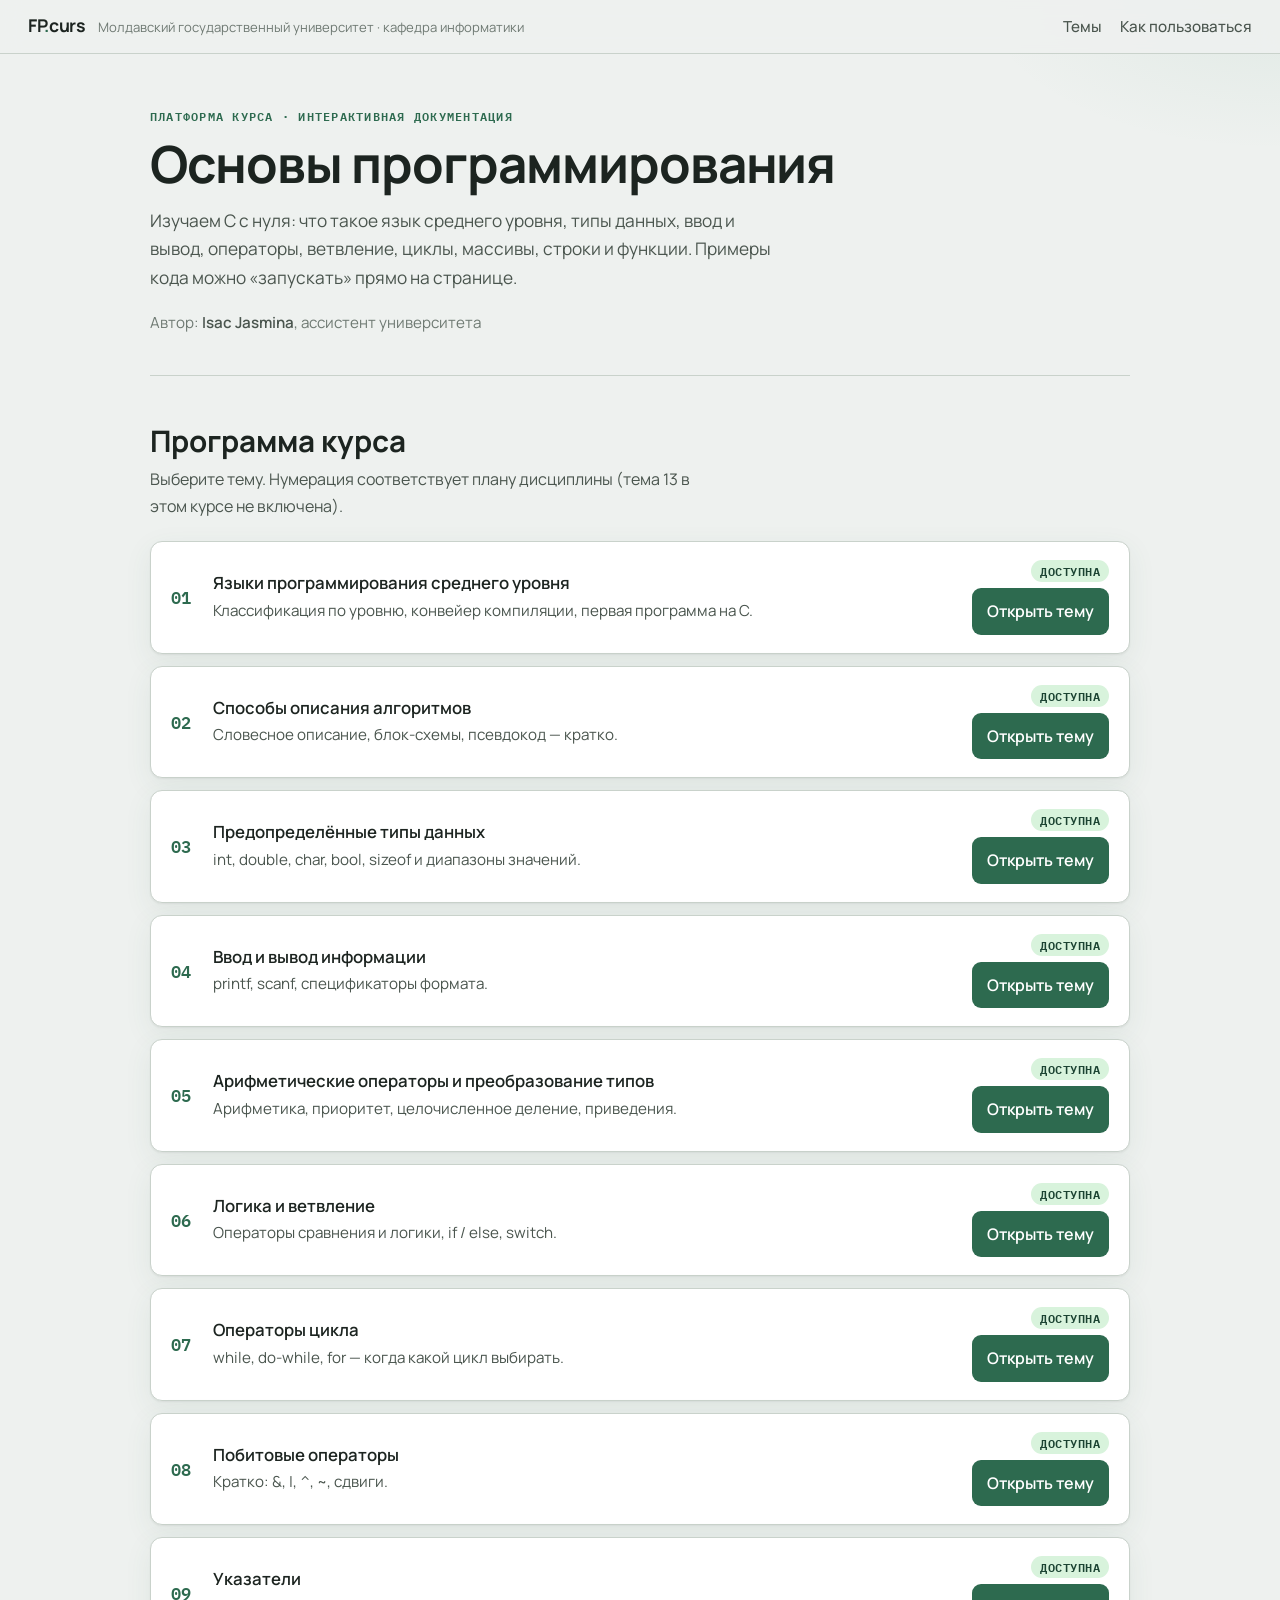
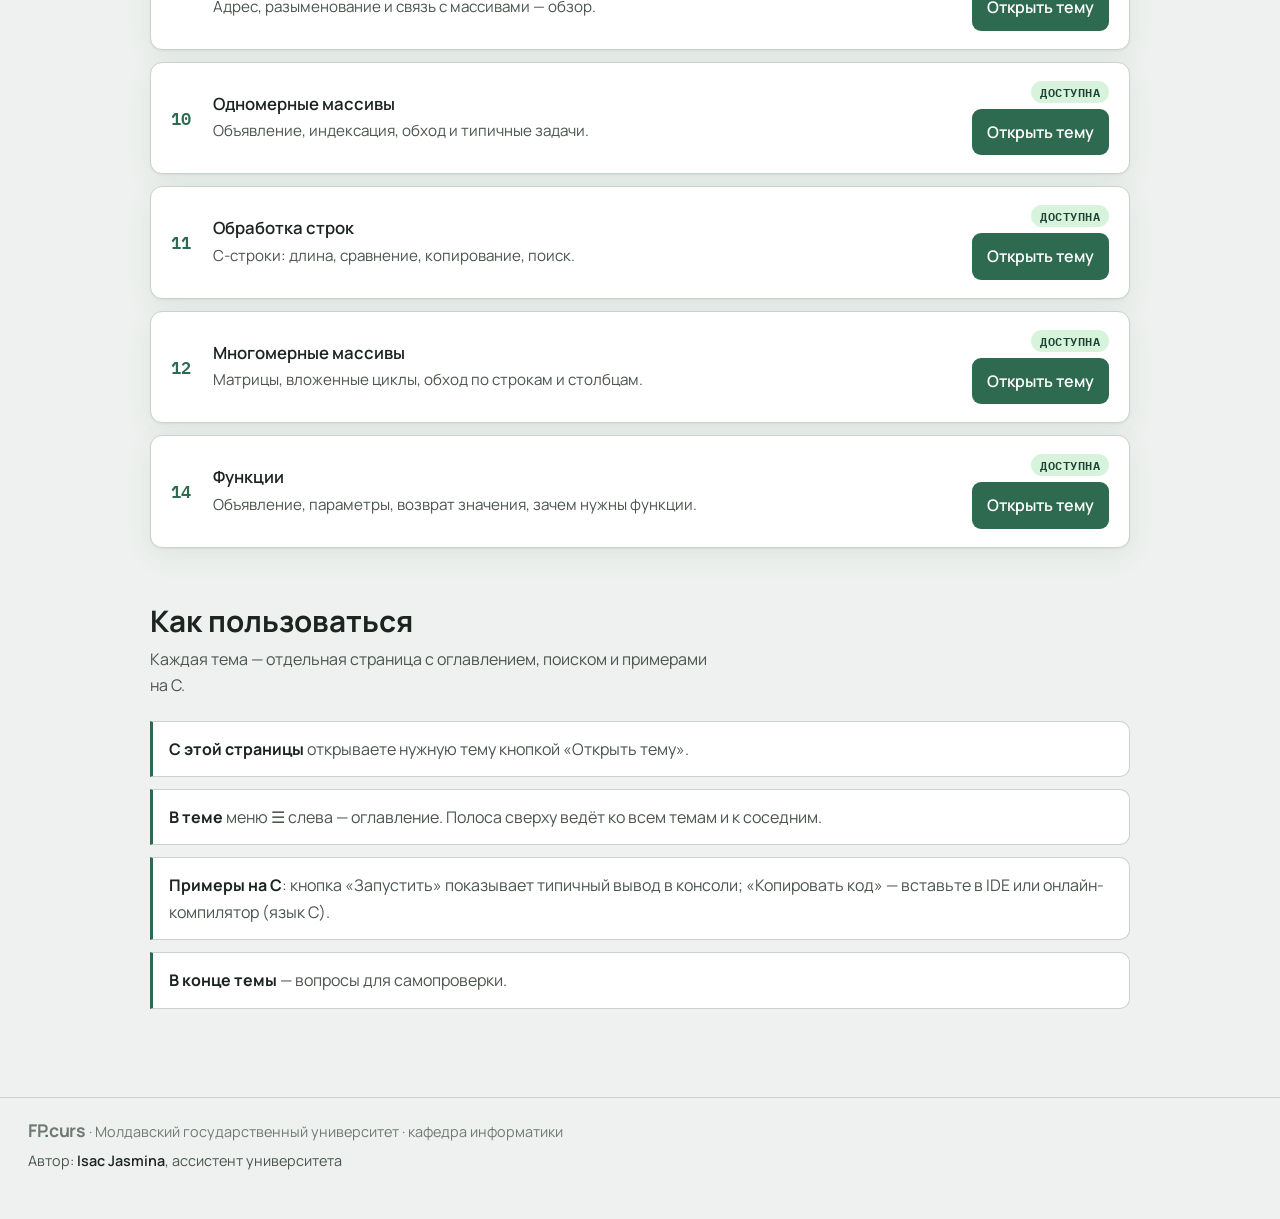
<file: index.html>
<!DOCTYPE html>
<html lang="ru">
<head>
    <meta charset="UTF-8">
    <meta name="viewport" content="width=device-width, initial-scale=1">
    <title>Основы программирования — интерактивный курс</title>
    <meta name="description" content="Интерактивный курс по основам программирования на C: типы, ввод-вывод, ветвление, циклы, массивы, строки и функции.">
    <link rel="preconnect" href="https://fonts.googleapis.com">
    <link rel="preconnect" href="https://fonts.gstatic.com" crossorigin>
    <link rel="stylesheet" href="https://fonts.googleapis.com/css2?family=IBM+Plex+Mono:wght@400;500;600&family=Manrope:wght@400;500;600;700;800&display=swap">
    <link rel="stylesheet" href="assets/hub.css">
</head>
<body>
    <header class="hub-top">
        <a class="hub-brand" href="index.html">
            <span class="mark">FP<span>.</span>curs</span>
            <span class="sub">Молдавский государственный университет · кафедра информатики</span>
        </a>
        <nav class="hub-nav" aria-label="Навигация">
            <a href="#teme">Темы</a>
            <a href="#cum">Как пользоваться</a>
        </nav>
    </header>

    <main>
        <section class="hub-hero">
            <p class="kicker">Платформа курса · интерактивная документация</p>
            <h1>Основы программирования</h1>
            <p class="lede">Изучаем C с нуля: что такое язык среднего уровня, типы данных, ввод и вывод, операторы, ветвление, циклы, массивы, строки и функции. Примеры кода можно «запускать» прямо на странице.</p>
            <p class="hub-byline">Автор: <strong>Isac Jasmina</strong>, ассистент университета</p>
        </section>

        <section class="hub-section" id="teme" aria-labelledby="teme-title">
            <div class="sec-head">
                <h2 id="teme-title">Программа курса</h2>
                <p>Выберите тему. Нумерация соответствует плану дисциплины (тема 13 в этом курсе не включена).</p>
            </div>
            <ol class="theme-list" id="theme-list"></ol>
        </section>

        <section class="hub-section" id="cum" aria-labelledby="cum-title">
            <div class="sec-head">
                <h2 id="cum-title">Как пользоваться</h2>
                <p>Каждая тема — отдельная страница с оглавлением, поиском и примерами на C.</p>
            </div>
            <ul class="how-list">
                <li><strong>С этой страницы</strong> открываете нужную тему кнопкой «Открыть тему».</li>
                <li><strong>В теме</strong> меню ☰ слева — оглавление. Полоса сверху ведёт ко всем темам и к соседним.</li>
                <li><strong>Примеры на C</strong>: кнопка «Запустить» показывает типичный вывод в консоли; «Копировать код» — вставьте в IDE или онлайн-компилятор (язык C).</li>
                <li><strong>В конце темы</strong> — вопросы для самопроверки.</li>
            </ul>
        </section>
    </main>

    <footer class="hub-foot">
        <p><span class="mark">FP<span>.</span>curs</span> · Молдавский государственный университет · кафедра информатики</p>
        <p class="hub-author">Автор: <strong>Isac Jasmina</strong>, ассистент университета</p>
    </footer>

    <script src="assets/course-data.js"></script>
    <script src="assets/hub.js"></script>
</body>
</html>
</file>
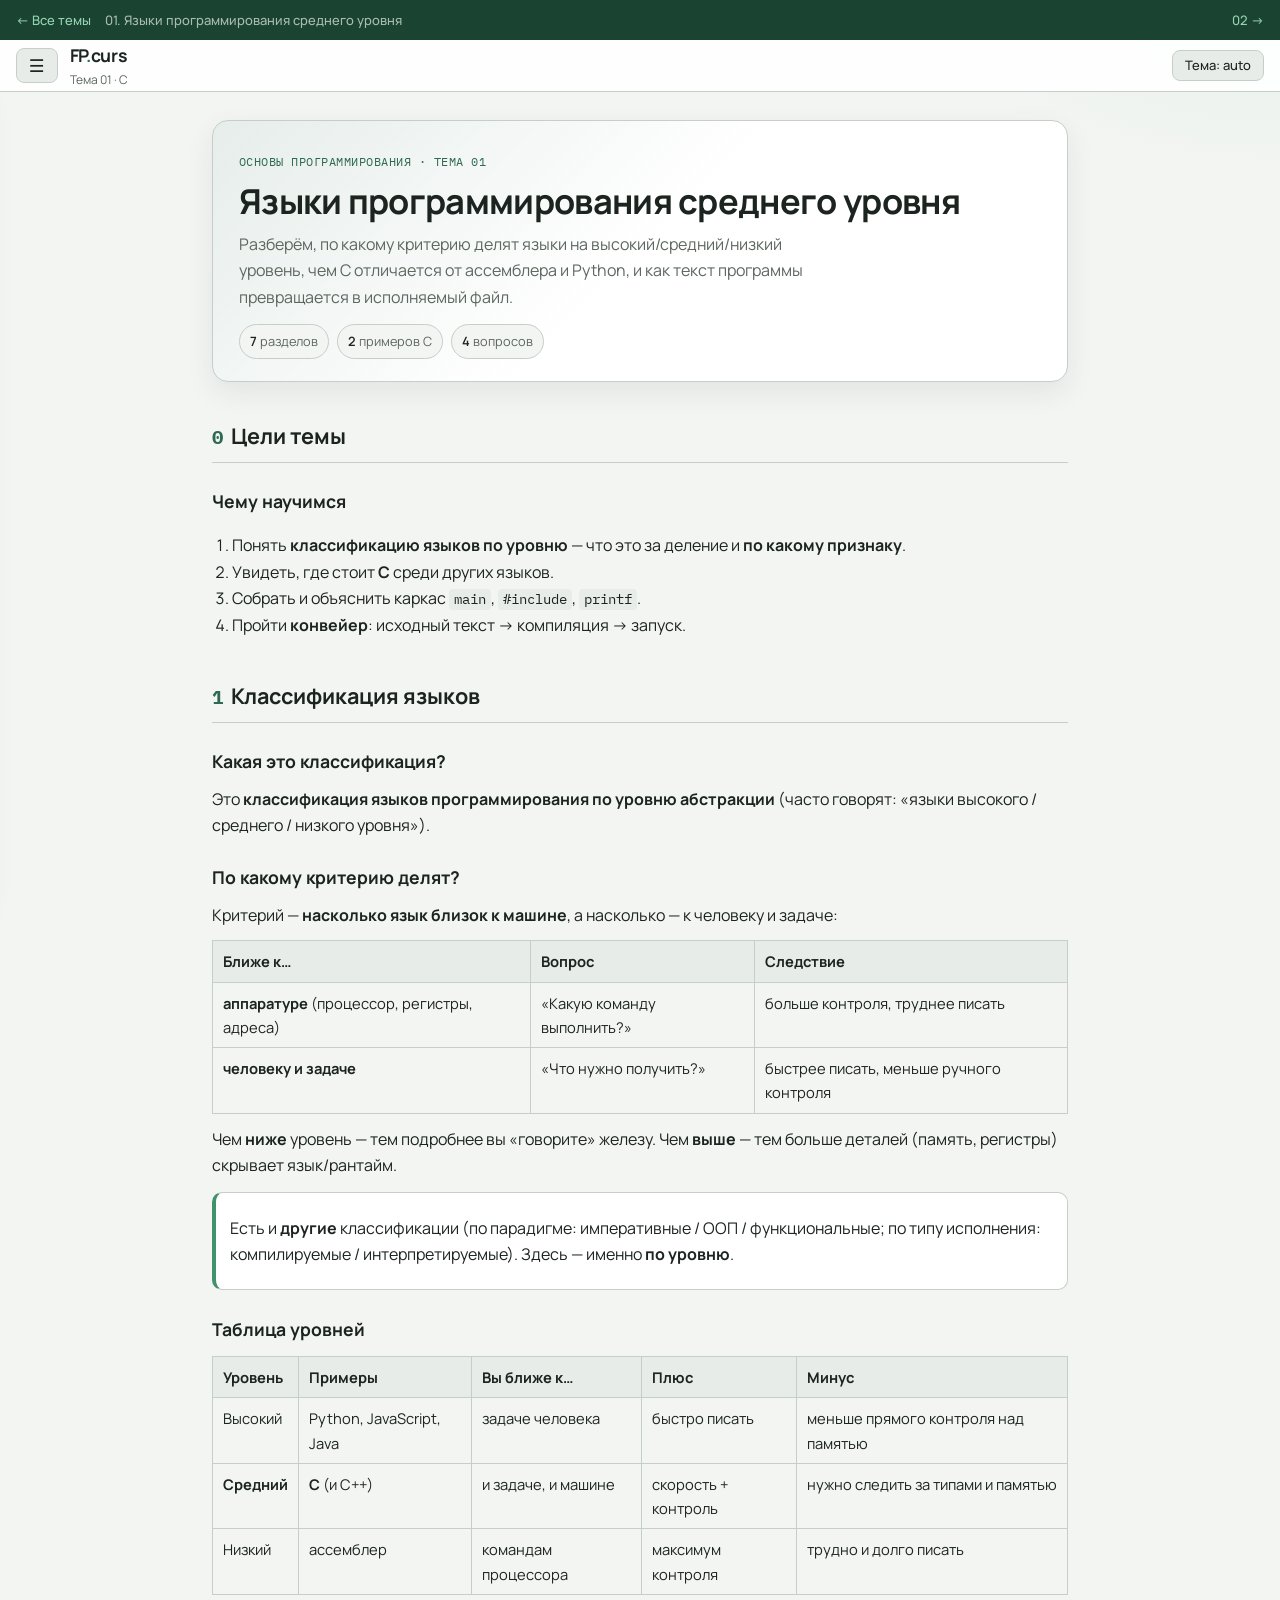
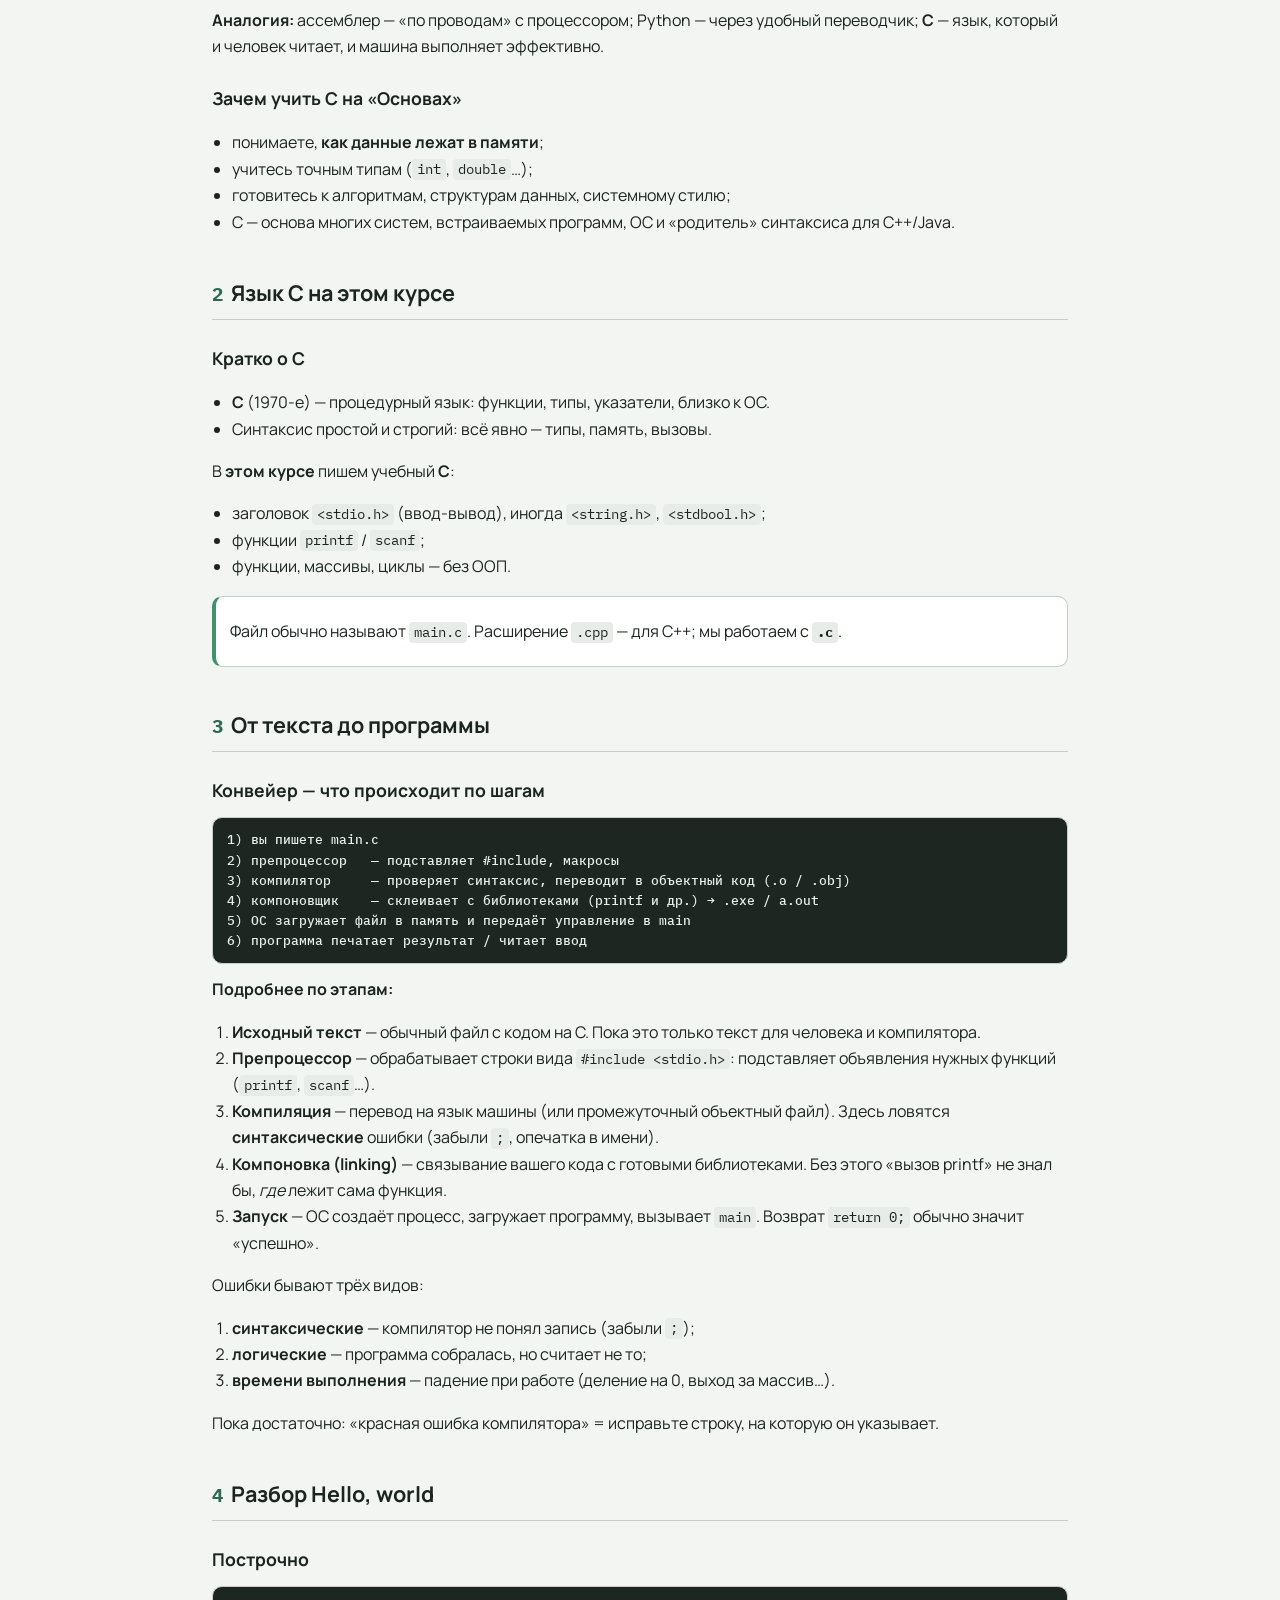
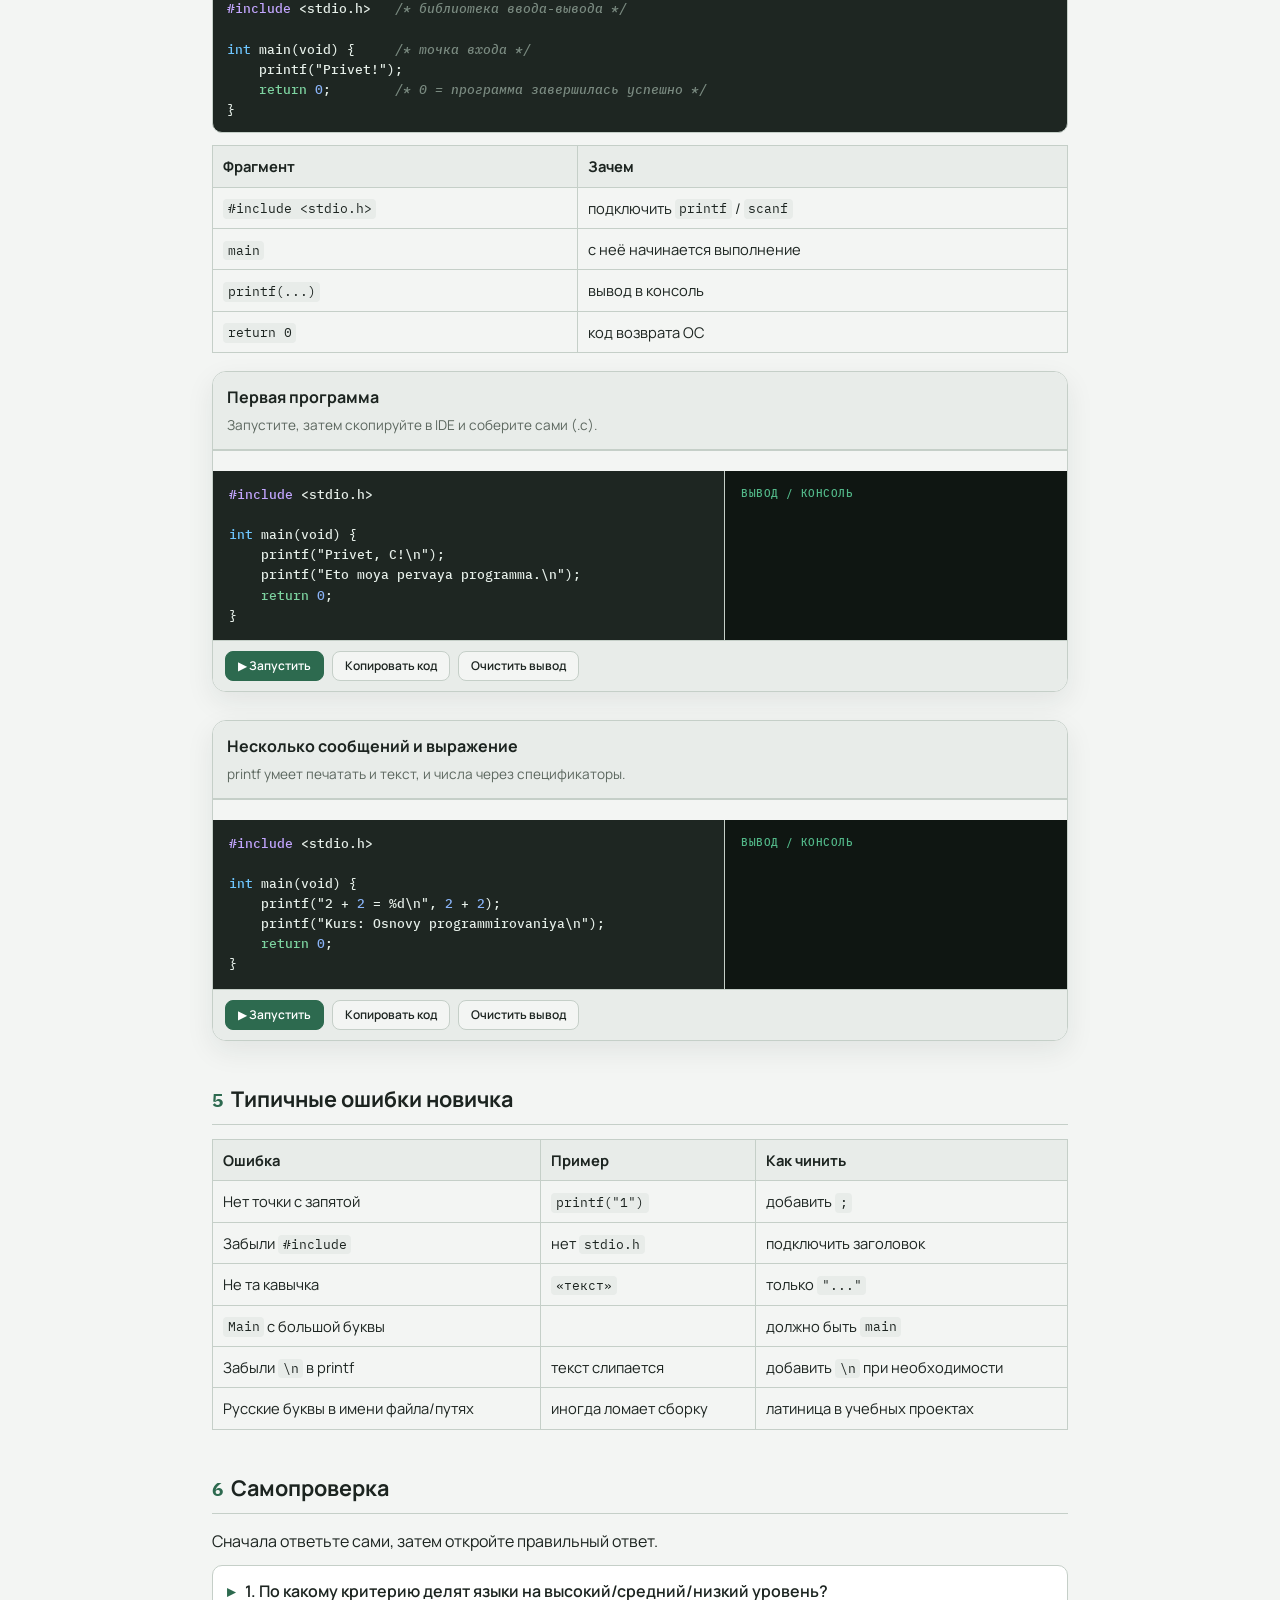
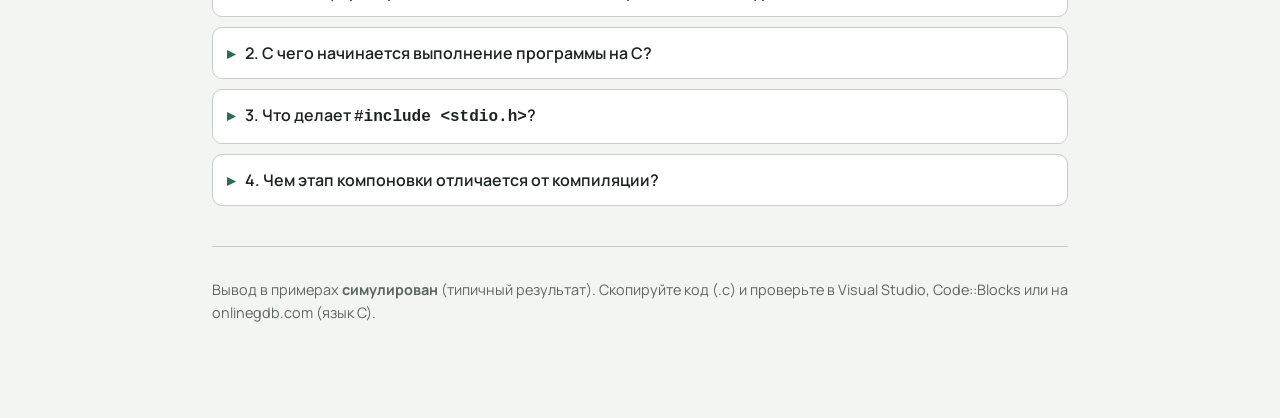
<file: teme/01-yazyki/index.html>
﻿<!DOCTYPE html>
<html lang="ru">
<head>
    <meta charset="UTF-8">
    <meta name="viewport" content="width=device-width, initial-scale=1">
    <title>Языки программирования среднего уровня — FP.curs</title>
    <meta name="description" content="Классификация по уровню, конвейер компиляции, первая программа на C.">
    <link rel="preconnect" href="https://fonts.googleapis.com">
    <link rel="preconnect" href="https://fonts.gstatic.com" crossorigin>
    <link rel="stylesheet" href="https://fonts.googleapis.com/css2?family=IBM+Plex+Mono:wght@400;500;600&family=Manrope:wght@400;500;600;700;800&display=swap">
    <link rel="stylesheet" href="../../assets/lesson.css">
    <link rel="stylesheet" href="../../assets/course-nav.css">
</head>
<body>
    <header class="topbar">
        <button class="icon-btn menu-btn" id="menu" type="button" aria-label="Список тем курса" aria-expanded="false">☰</button>
        <a class="brand" href="../../index.html">
            <span class="brand-mark">FP<span>.</span>curs</span>
            <span class="brand-sub">Тема 01 · C</span>
        </a>
        <div class="topbar-actions">
            <button class="icon-btn" id="theme" type="button">Тема: auto</button>
        </div>
        <span class="progress" aria-hidden="true"></span>
    </header>
    <button type="button" class="nav-backdrop" id="nav-backdrop" aria-label="Закрыть меню" aria-hidden="true"></button>
    <div class="layout">
        <aside class="sidebar" id="sidebar" aria-label="Темы курса">
            <div class="search">
                <svg viewBox="0 0 16 16" fill="none" stroke="currentColor" stroke-width="1.6"><circle cx="7" cy="7" r="5"/><path d="m11 11 3.5 3.5"/></svg>
                <input id="search" type="search" placeholder="Поиск темы…" aria-label="Поиск темы">
            </div>
            <ol class="toc" id="toc"></ol>
            <p class="toc-empty" id="toc-empty" hidden>Ничего не найдено.</p>
        </aside>
        <main class="content" id="top">
            <div class="hero">
                <span class="kicker">Основы программирования · тема 01</span>
                <h1>Языки программирования среднего уровня</h1>
                <p>Разберём, по какому критерию делят языки на высокий/средний/низкий уровень, чем C отличается от ассемблера и Python, и как текст программы превращается в исполняемый файл.</p>
                <div class="hero-stats">
                    <span class="chip"><b id="stat-sections">0</b> разделов</span>
                    <span class="chip"><b id="stat-demos">0</b> примеров C</span>
                    <span class="chip"><b id="stat-qa">0</b> вопросов</span>
                </div>
            </div>
<section class="lesson" id="s0" data-num="0" data-title="Цели темы">
<script type="text/markdown">
### Чему научимся

1. Понять **классификацию языков по уровню** — что это за деление и **по какому признаку**.
2. Увидеть, где стоит **C** среди других языков.
3. Собрать и объяснить каркас `main`, `#include`, `printf`.
4. Пройти **конвейер**: исходный текст → компиляция → запуск.
</script>
</section>

<section class="lesson" id="s1" data-num="1" data-title="Классификация языков">
<script type="text/markdown">
### Какая это классификация?

Это **классификация языков программирования по уровню абстракции**  
(часто говорят: «языки высокого / среднего / низкого уровня»).

### По какому критерию делят?

Критерий — **насколько язык близок к машине**, а насколько — к человеку и задаче:

| Ближе к… | Вопрос | Следствие |
|---|---|---|
| **аппаратуре** (процессор, регистры, адреса) | «Какую команду выполнить?» | больше контроля, труднее писать |
| **человеку и задаче** | «Что нужно получить?» | быстрее писать, меньше ручного контроля |

Чем **ниже** уровень — тем подробнее вы «говорите» железу.  
Чем **выше** — тем больше деталей (память, регистры) скрывает язык/рантайм.

> [!INFO]
> Есть и **другие** классификации (по парадигме: императивные / ООП / функциональные; по типу исполнения: компилируемые / интерпретируемые). Здесь — именно **по уровню**.

### Таблица уровней

| Уровень | Примеры | Вы ближе к… | Плюс | Минус |
|---|---|---|---|---|
| Высокий | Python, JavaScript, Java | задаче человека | быстро писать | меньше прямого контроля над памятью |
| **Средний** | **C** (и C++) | и задаче, и машине | скорость + контроль | нужно следить за типами и памятью |
| Низкий | ассемблер | командам процессора | максимум контроля | трудно и долго писать |

**Аналогия:** ассемблер — «по проводам» с процессором; Python — через удобный переводчик; **C** — язык, который и человек читает, и машина выполняет эффективно.

### Зачем учить C на «Основах»

- понимаете, **как данные лежат в памяти**;
- учитесь точным типам (`int`, `double`…);
- готовитесь к алгоритмам, структурам данных, системному стилю;
- C — основа многих систем, встраиваемых программ, ОС и «родитель» синтаксиса для C++/Java.
</script>
</section>

<section class="lesson" id="s2" data-num="2" data-title="Язык C на этом курсе">
<script type="text/markdown">
### Кратко о C

- **C** (1970-е) — процедурный язык: функции, типы, указатели, близко к ОС.
- Синтаксис простой и строгий: всё явно — типы, память, вызовы.

В **этом курсе** пишем учебный **C**:

- заголовок `<stdio.h>` (ввод-вывод), иногда `<string.h>`, `<stdbool.h>`;
- функции `printf` / `scanf`;
- функции, массивы, циклы — без ООП.

> [!INFO]
> Файл обычно называют `main.c`. Расширение `.cpp` — для C++; мы работаем с **`.c`**.
</script>
</section>

<section class="lesson" id="s3" data-num="3" data-title="От текста до программы">
<script type="text/markdown">
### Конвейер — что происходит по шагам

```text
1) вы пишете main.c
2) препроцессор   — подставляет #include, макросы
3) компилятор     — проверяет синтаксис, переводит в объектный код (.o / .obj)
4) компоновщик    — склеивает с библиотеками (printf и др.) → .exe / a.out
5) ОС загружает файл в память и передаёт управление в main
6) программа печатает результат / читает ввод
```

**Подробнее по этапам:**

1. **Исходный текст** — обычный файл с кодом на C. Пока это только текст для человека и компилятора.
2. **Препроцессор** — обрабатывает строки вида `#include <stdio.h>`: подставляет объявления нужных функций (`printf`, `scanf`…).
3. **Компиляция** — перевод на язык машины (или промежуточный объектный файл). Здесь ловятся **синтаксические** ошибки (забыли `;`, опечатка в имени).
4. **Компоновка (linking)** — связывание вашего кода с готовыми библиотеками. Без этого «вызов printf» не знал бы, *где* лежит сама функция.
5. **Запуск** — ОС создаёт процесс, загружает программу, вызывает `main`. Возврат `return 0;` обычно значит «успешно».

Ошибки бывают трёх видов:

1. **синтаксические** — компилятор не понял запись (забыли `;`);
2. **логические** — программа собралась, но считает не то;
3. **времени выполнения** — падение при работе (деление на 0, выход за массив…).

Пока достаточно: «красная ошибка компилятора» = исправьте строку, на которую он указывает.
</script>
</section>

<section class="lesson" id="s4" data-num="4" data-title="Разбор Hello, world">
<script type="text/markdown">
### Построчно

```c
#include <stdio.h>   /* библиотека ввода-вывода */

int main(void) {     /* точка входа */
    printf("Privet!");
    return 0;        /* 0 = программа завершилась успешно */
}
```

| Фрагмент | Зачем |
|---|---|
| `#include <stdio.h>` | подключить `printf` / `scanf` |
| `main` | с неё начинается выполнение |
| `printf(...)` | вывод в консоль |
| `return 0` | код возврата ОС |
</script>

<div class="cpp" data-title="Первая программа" data-desc="Запустите, затем скопируйте в IDE и соберите сами (.c).">
<script type="text/cpp">
#include <stdio.h>

int main(void) {
    printf("Privet, C!\n");
    printf("Eto moya pervaya programma.\n");
    return 0;
}
</script>
<script type="application/json">{"stdout": "Privet, C!\nEto moya pervaya programma."}</script>
</div>

<div class="cpp" data-title="Несколько сообщений и выражение" data-desc="printf умеет печатать и текст, и числа через спецификаторы.">
<script type="text/cpp">
#include <stdio.h>

int main(void) {
    printf("2 + 2 = %d\n", 2 + 2);
    printf("Kurs: Osnovy programmirovaniya\n");
    return 0;
}
</script>
<script type="application/json">{"stdout": "2 + 2 = 4\nKurs: Osnovy programmirovaniya"}</script>
</div>
</section>

<section class="lesson" id="s5" data-num="5" data-title="Типичные ошибки новичка">
<script type="text/markdown">
| Ошибка | Пример | Как чинить |
|---|---|---|
| Нет точки с запятой | `printf("1")` | добавить `;` |
| Забыли `#include` | нет `stdio.h` | подключить заголовок |
| Не та кавычка | `«текст»` | только `"..."` |
| `Main` с большой буквы | | должно быть `main` |
| Забыли `\n` в printf | текст слипается | добавить `\n` при необходимости |
| Русские буквы в имени файла/путях | иногда ломает сборку | латиница в учебных проектах |
</script>
</section>

<section class="lesson" id="s6" data-num="6" data-title="Самопроверка">
<script type="text/markdown">
Сначала ответьте сами, затем откройте правильный ответ.
</script>
<details class="qa"><summary>1. По какому критерию делят языки на высокий/средний/низкий уровень?</summary><div class="qa-a">По уровню абстракции: насколько язык близок к машине или к человеку/задаче.</div></details>
<details class="qa"><summary>2. С чего начинается выполнение программы на C?</summary><div class="qa-a">С функции <code>main</code>.</div></details>
<details class="qa"><summary>3. Что делает <code>#include &lt;stdio.h&gt;</code>?</summary><div class="qa-a">Подключает объявления функций ввода-вывода (<code>printf</code>, <code>scanf</code> и др.).</div></details>
<details class="qa"><summary>4. Чем этап компоновки отличается от компиляции?</summary><div class="qa-a">Компиляция переводит ваш код; компоновка связывает его с библиотеками в готовый исполняемый файл.</div></details>
</section>

            <footer class="page-foot">
                <p>Вывод в примерах <strong>симулирован</strong> (типичный результат). Скопируйте код (.c) и проверьте в Visual Studio, Code::Blocks или на onlinegdb.com (язык C).</p>
            </footer>
        </main>
    </div>
    <button class="icon-btn to-top" type="button" aria-label="Наверх">↑</button>
    <script src="../../assets/lesson.js"></script>
    <script src="../../assets/course-nav.js"></script>
</body>
</html>
</file>
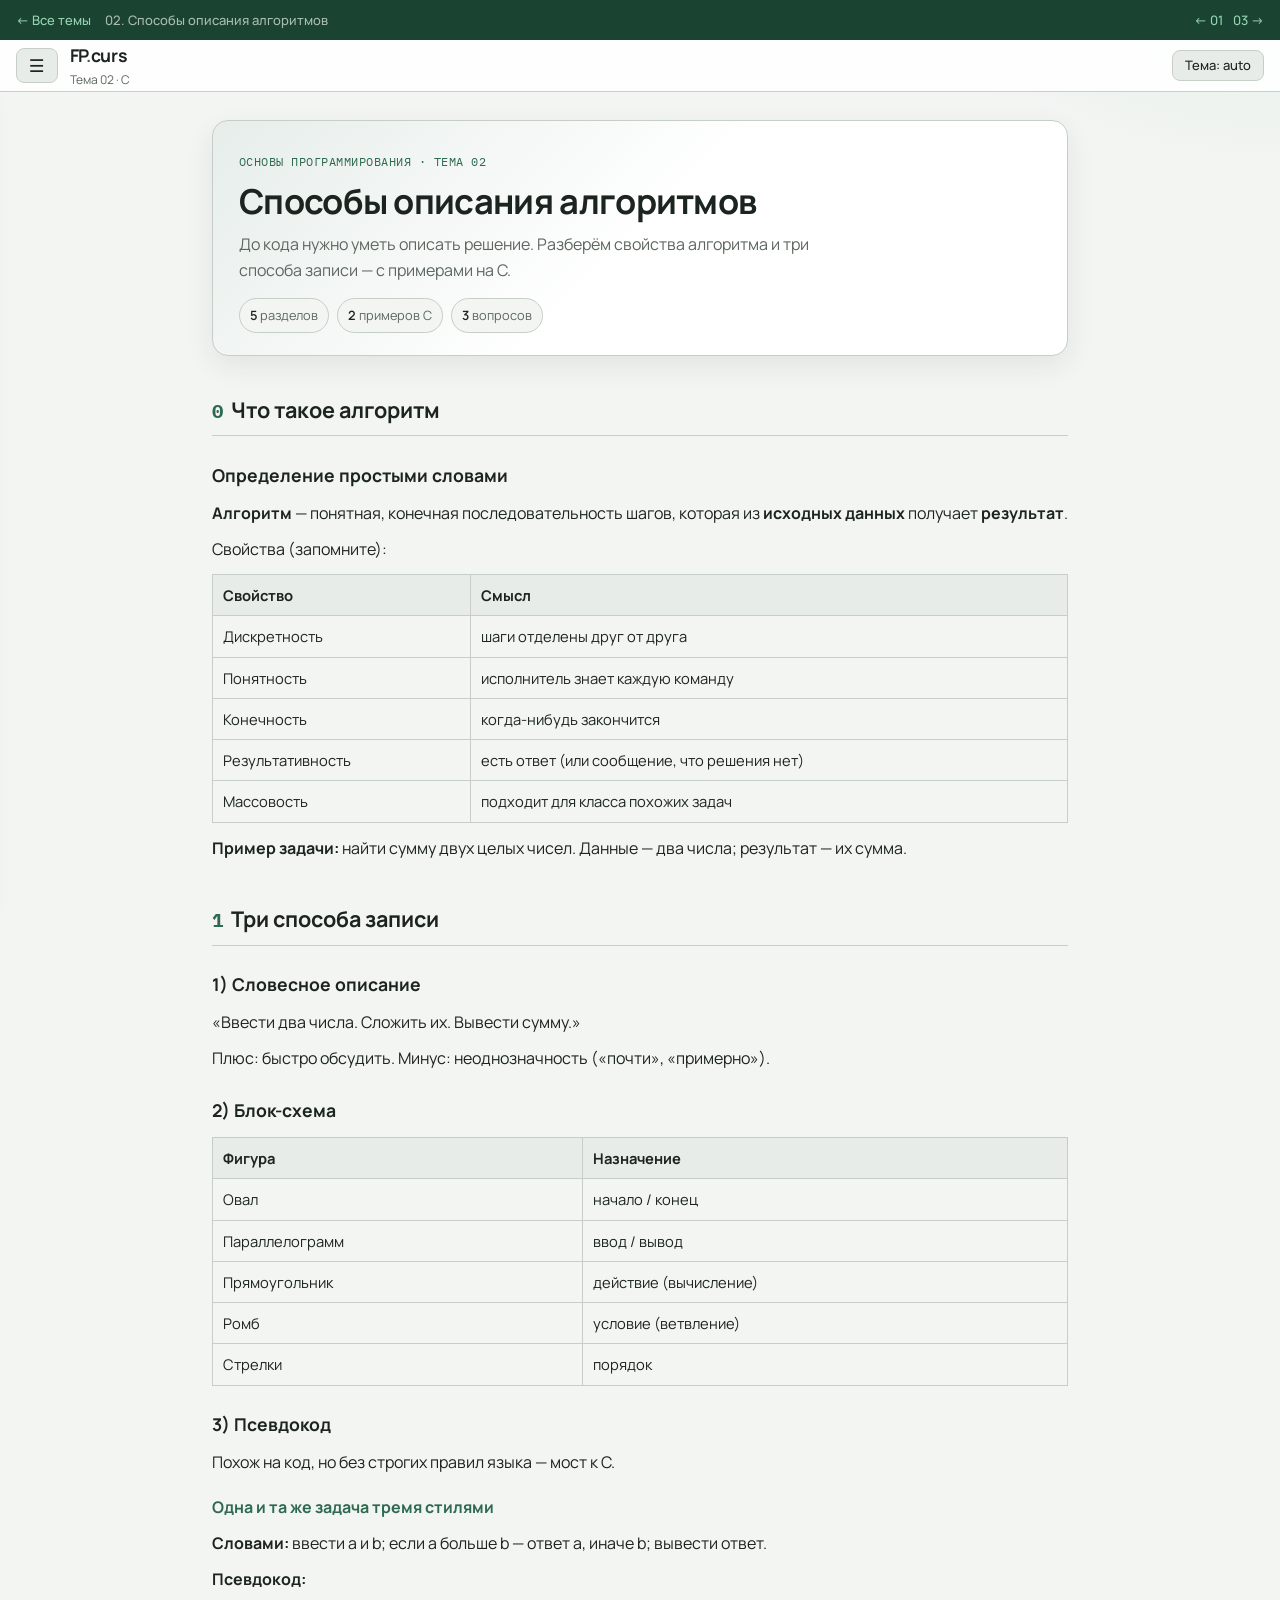
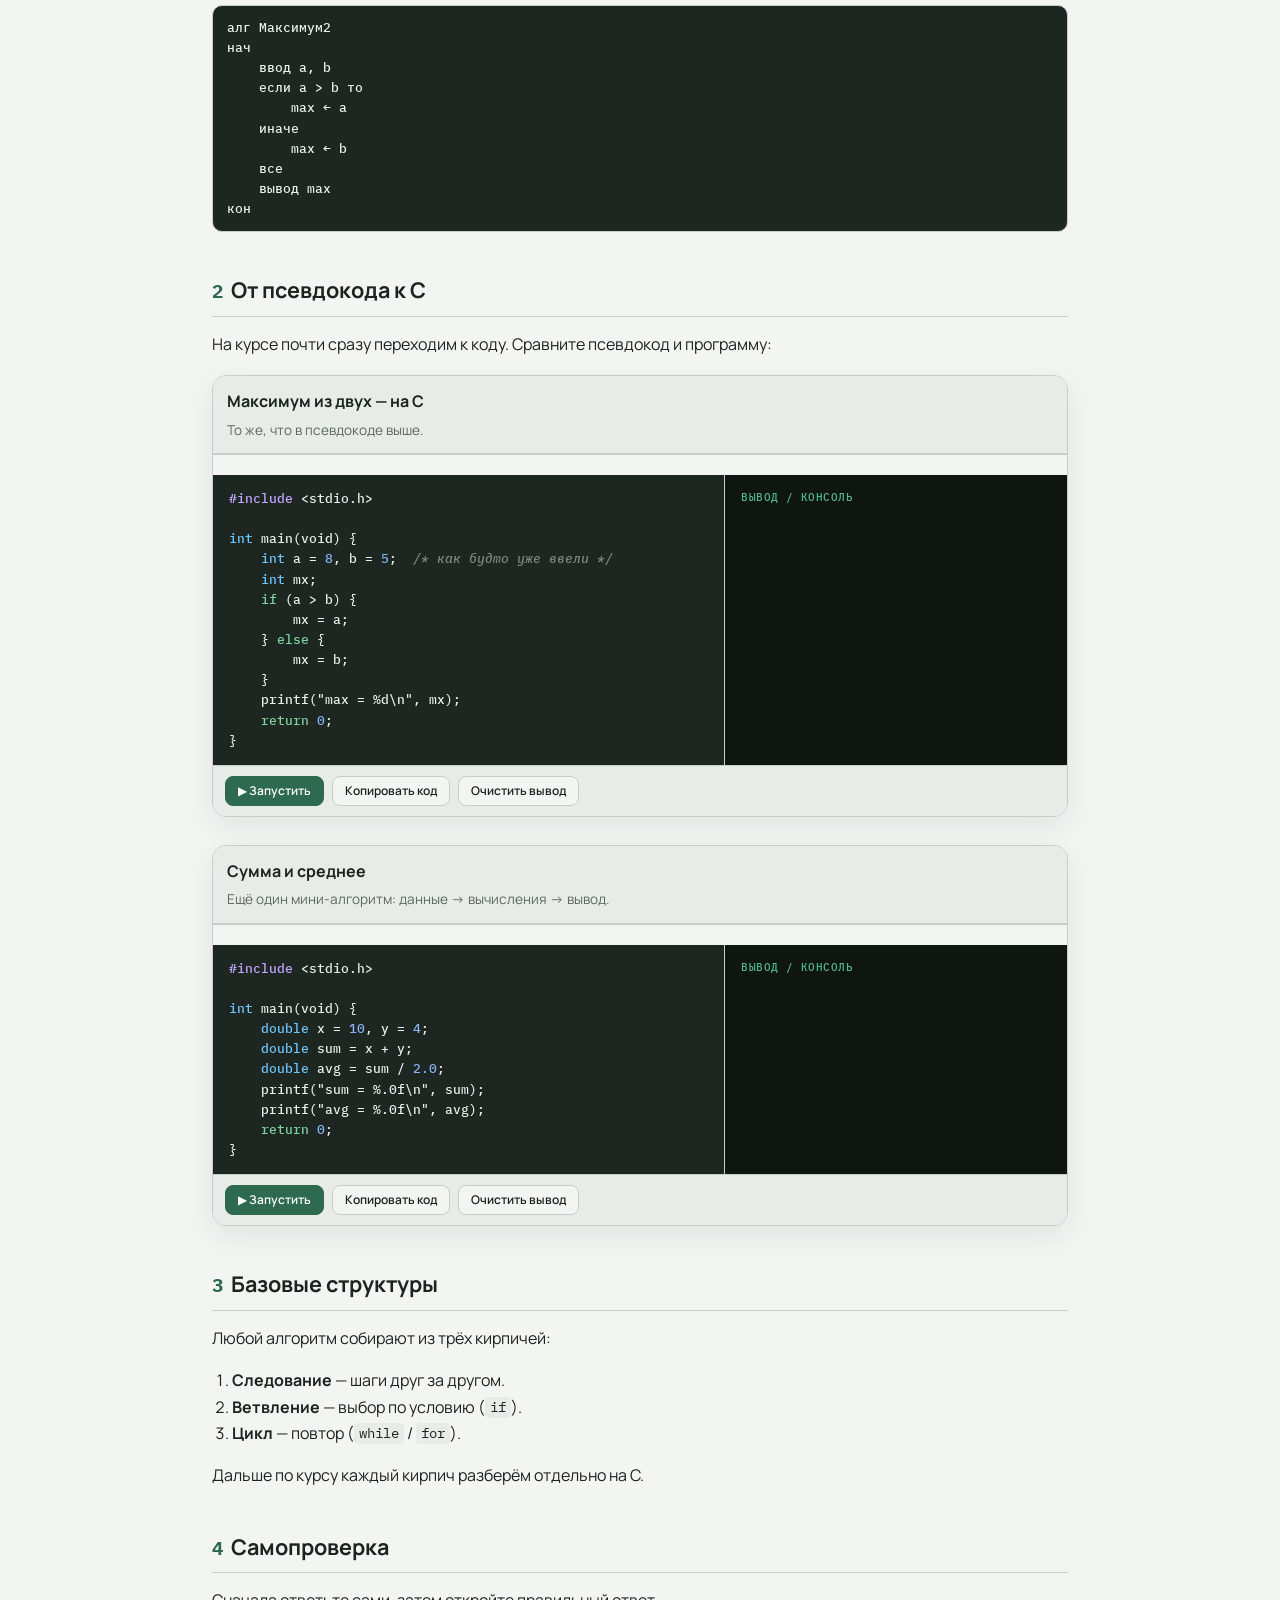
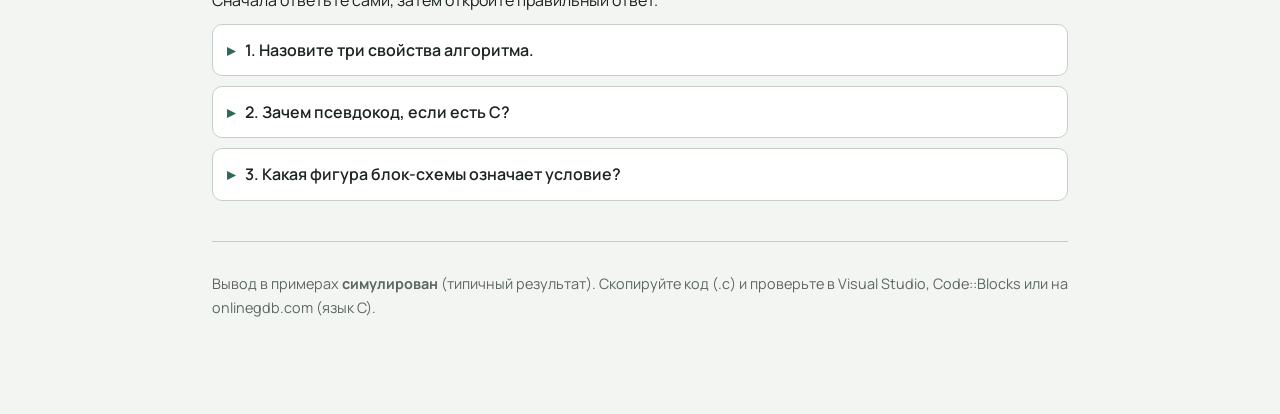
<file: teme/02-algoritmy/index.html>
﻿<!DOCTYPE html>
<html lang="ru">
<head>
    <meta charset="UTF-8">
    <meta name="viewport" content="width=device-width, initial-scale=1">
    <title>Способы описания алгоритмов — FP.curs</title>
    <meta name="description" content="Слово, блок-схема, псевдокод, свойства алгоритма.">
    <link rel="preconnect" href="https://fonts.googleapis.com">
    <link rel="preconnect" href="https://fonts.gstatic.com" crossorigin>
    <link rel="stylesheet" href="https://fonts.googleapis.com/css2?family=IBM+Plex+Mono:wght@400;500;600&family=Manrope:wght@400;500;600;700;800&display=swap">
    <link rel="stylesheet" href="../../assets/lesson.css">
    <link rel="stylesheet" href="../../assets/course-nav.css">
</head>
<body>
    <header class="topbar">
        <button class="icon-btn menu-btn" id="menu" type="button" aria-label="Список тем курса" aria-expanded="false">☰</button>
        <a class="brand" href="../../index.html">
            <span class="brand-mark">FP<span>.</span>curs</span>
            <span class="brand-sub">Тема 02 · C</span>
        </a>
        <div class="topbar-actions">
            <button class="icon-btn" id="theme" type="button">Тема: auto</button>
        </div>
        <span class="progress" aria-hidden="true"></span>
    </header>
    <button type="button" class="nav-backdrop" id="nav-backdrop" aria-label="Закрыть меню" aria-hidden="true"></button>
    <div class="layout">
        <aside class="sidebar" id="sidebar" aria-label="Темы курса">
            <div class="search">
                <svg viewBox="0 0 16 16" fill="none" stroke="currentColor" stroke-width="1.6"><circle cx="7" cy="7" r="5"/><path d="m11 11 3.5 3.5"/></svg>
                <input id="search" type="search" placeholder="Поиск темы…" aria-label="Поиск темы">
            </div>
            <ol class="toc" id="toc"></ol>
            <p class="toc-empty" id="toc-empty" hidden>Ничего не найдено.</p>
        </aside>
        <main class="content" id="top">
            <div class="hero">
                <span class="kicker">Основы программирования · тема 02</span>
                <h1>Способы описания алгоритмов</h1>
                <p>До кода нужно уметь описать решение. Разберём свойства алгоритма и три способа записи — с примерами на C.</p>
                <div class="hero-stats">
                    <span class="chip"><b id="stat-sections">0</b> разделов</span>
                    <span class="chip"><b id="stat-demos">0</b> примеров C</span>
                    <span class="chip"><b id="stat-qa">0</b> вопросов</span>
                </div>
            </div>
<section class="lesson" id="s0" data-num="0" data-title="Что такое алгоритм">
<script type="text/markdown">
### Определение простыми словами

**Алгоритм** — понятная, конечная последовательность шагов, которая из **исходных данных** получает **результат**.

Свойства (запомните):

| Свойство | Смысл |
|---|---|
| Дискретность | шаги отделены друг от друга |
| Понятность | исполнитель знает каждую команду |
| Конечность | когда-нибудь закончится |
| Результативность | есть ответ (или сообщение, что решения нет) |
| Массовость | подходит для класса похожих задач |

**Пример задачи:** найти сумму двух целых чисел. Данные — два числа; результат — их сумма.
</script>
</section>

<section class="lesson" id="s1" data-num="1" data-title="Три способа записи">
<script type="text/markdown">
### 1) Словесное описание

«Ввести два числа. Сложить их. Вывести сумму.»

Плюс: быстро обсудить. Минус: неоднозначность («почти», «примерно»).

### 2) Блок-схема

| Фигура | Назначение |
|---|---|
| Овал | начало / конец |
| Параллелограмм | ввод / вывод |
| Прямоугольник | действие (вычисление) |
| Ромб | условие (ветвление) |
| Стрелки | порядок |

### 3) Псевдокод

Похож на код, но без строгих правил языка — мост к C.
</script>

<script type="text/markdown">
#### Одна и та же задача тремя стилями

**Словами:** ввести a и b; если a больше b — ответ a, иначе b; вывести ответ.

**Псевдокод:**

```text
алг Максимум2
нач
    ввод a, b
    если a > b то
        max ← a
    иначе
        max ← b
    все
    вывод max
кон
```
</script>
</section>

<section class="lesson" id="s2" data-num="2" data-title="От псевдокода к C">
<script type="text/markdown">
На курсе почти сразу переходим к коду. Сравните псевдокод и программу:
</script>

<div class="cpp" data-title="Максимум из двух — на C" data-desc="То же, что в псевдокоде выше.">
<script type="text/cpp">
#include <stdio.h>

int main(void) {
    int a = 8, b = 5;  /* как будто уже ввели */
    int mx;
    if (a > b) {
        mx = a;
    } else {
        mx = b;
    }
    printf("max = %d\n", mx);
    return 0;
}
</script>
<script type="application/json">{"stdout": "max = 8"}</script>
</div>

<div class="cpp" data-title="Сумма и среднее" data-desc="Ещё один мини-алгоритм: данные → вычисления → вывод.">
<script type="text/cpp">
#include <stdio.h>

int main(void) {
    double x = 10, y = 4;
    double sum = x + y;
    double avg = sum / 2.0;
    printf("sum = %.0f\n", sum);
    printf("avg = %.0f\n", avg);
    return 0;
}
</script>
<script type="application/json">{"stdout": "sum = 14\navg = 7"}</script>
</div>
</section>

<section class="lesson" id="s3" data-num="3" data-title="Базовые структуры">
<script type="text/markdown">
Любой алгоритм собирают из трёх кирпичей:

1. **Следование** — шаги друг за другом.
2. **Ветвление** — выбор по условию (`if`).
3. **Цикл** — повтор (`while` / `for`).

Дальше по курсу каждый кирпич разберём отдельно на C.
</script>
</section>

<section class="lesson" id="s4" data-num="4" data-title="Самопроверка">
<script type="text/markdown">
Сначала ответьте сами, затем откройте правильный ответ.
</script>
<details class="qa"><summary>1. Назовите три свойства алгоритма.</summary><div class="qa-a">Например: конечность, понятность, результативность (также дискретность, массовость).</div></details>
<details class="qa"><summary>2. Зачем псевдокод, если есть C?</summary><div class="qa-a">Чтобы продумать логику без синтаксиса компилятора.</div></details>
<details class="qa"><summary>3. Какая фигура блок-схемы означает условие?</summary><div class="qa-a">Ромб.</div></details>
</section>

            <footer class="page-foot">
                <p>Вывод в примерах <strong>симулирован</strong> (типичный результат). Скопируйте код (.c) и проверьте в Visual Studio, Code::Blocks или на onlinegdb.com (язык C).</p>
            </footer>
        </main>
    </div>
    <button class="icon-btn to-top" type="button" aria-label="Наверх">↑</button>
    <script src="../../assets/lesson.js"></script>
    <script src="../../assets/course-nav.js"></script>
</body>
</html>
</file>
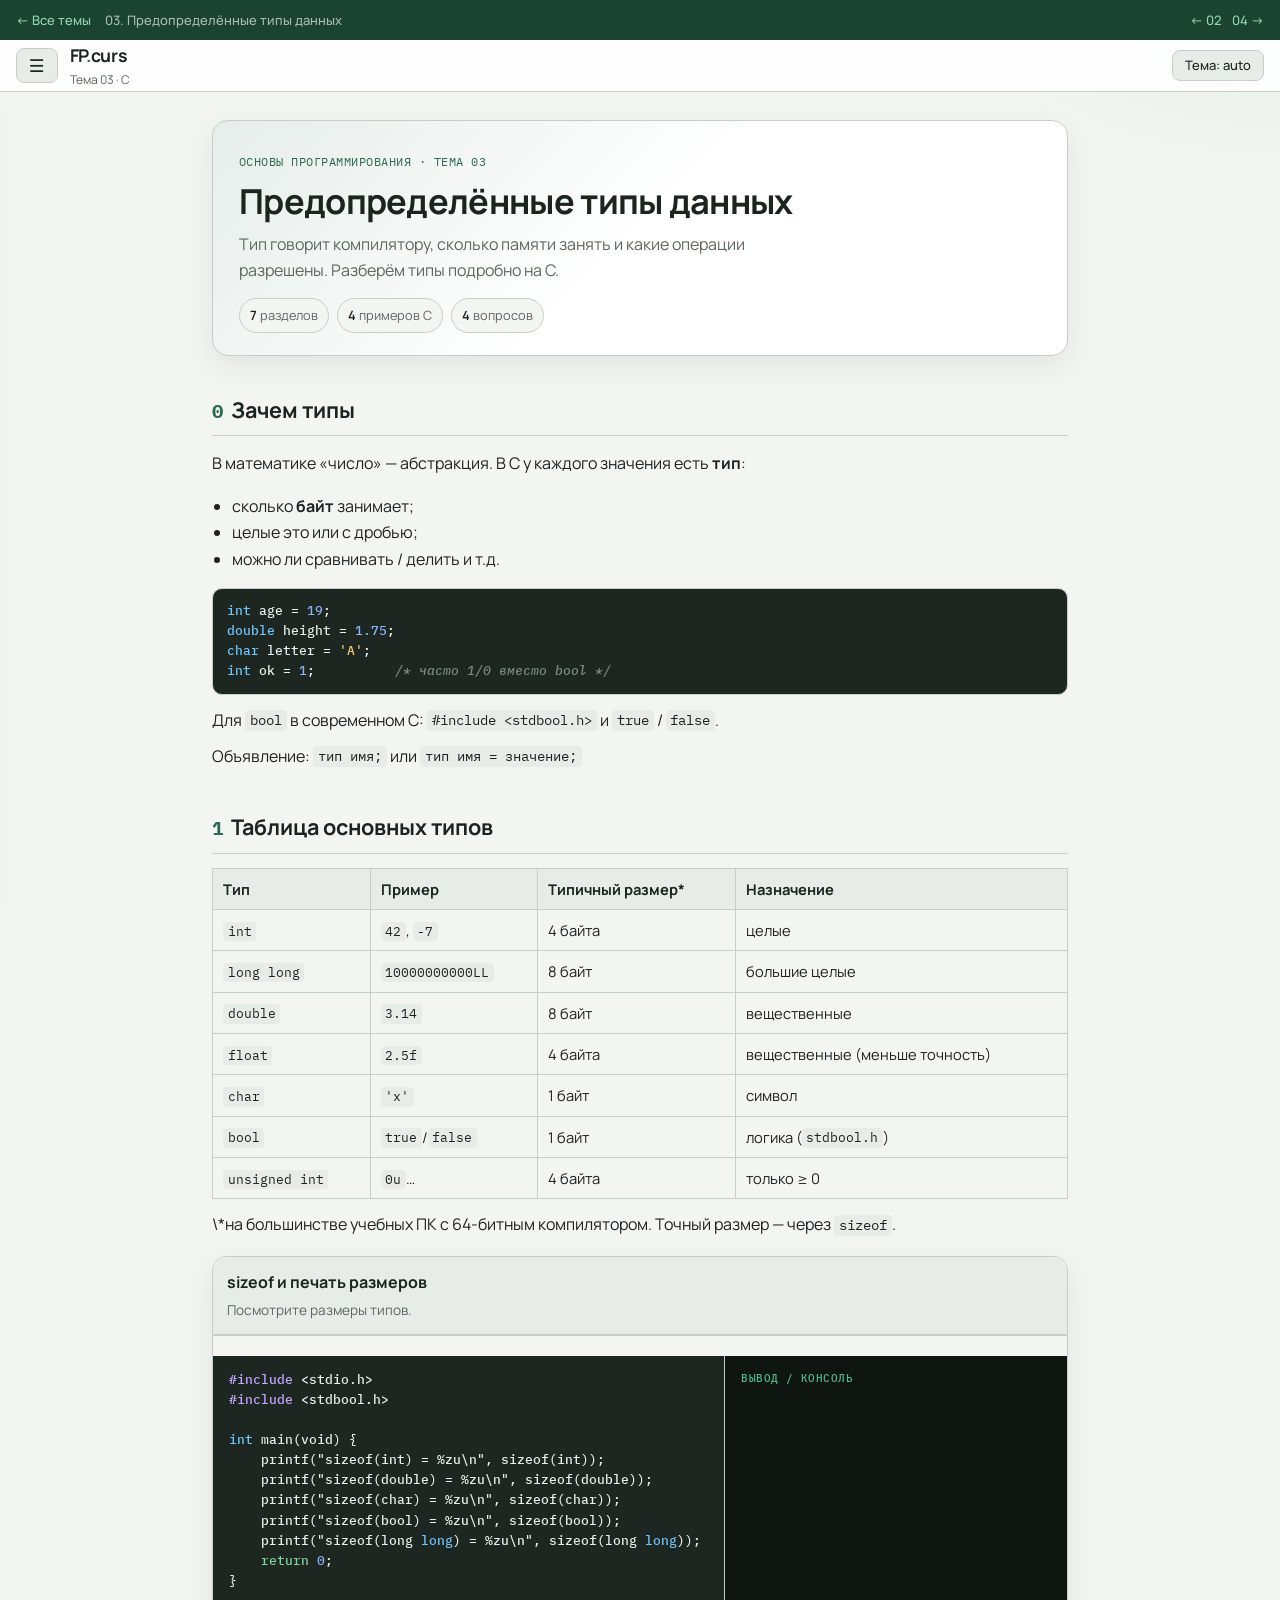
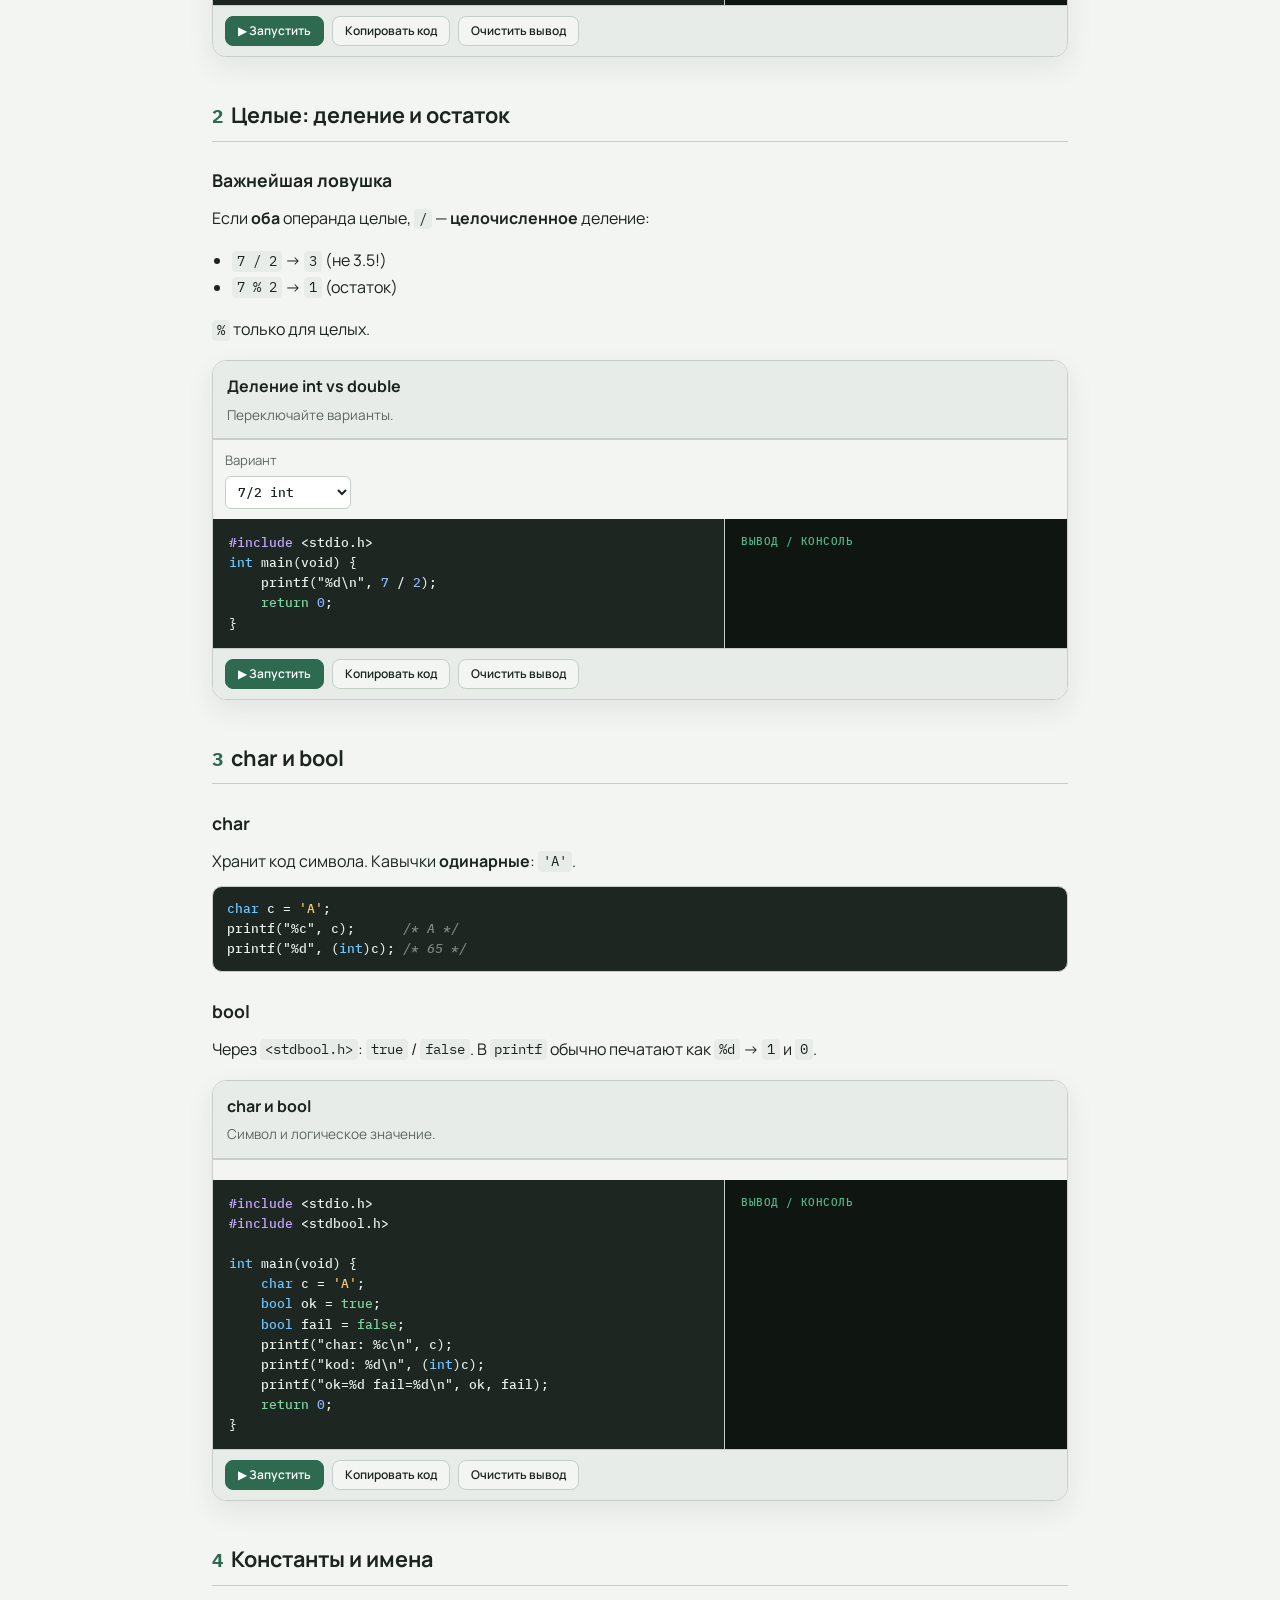
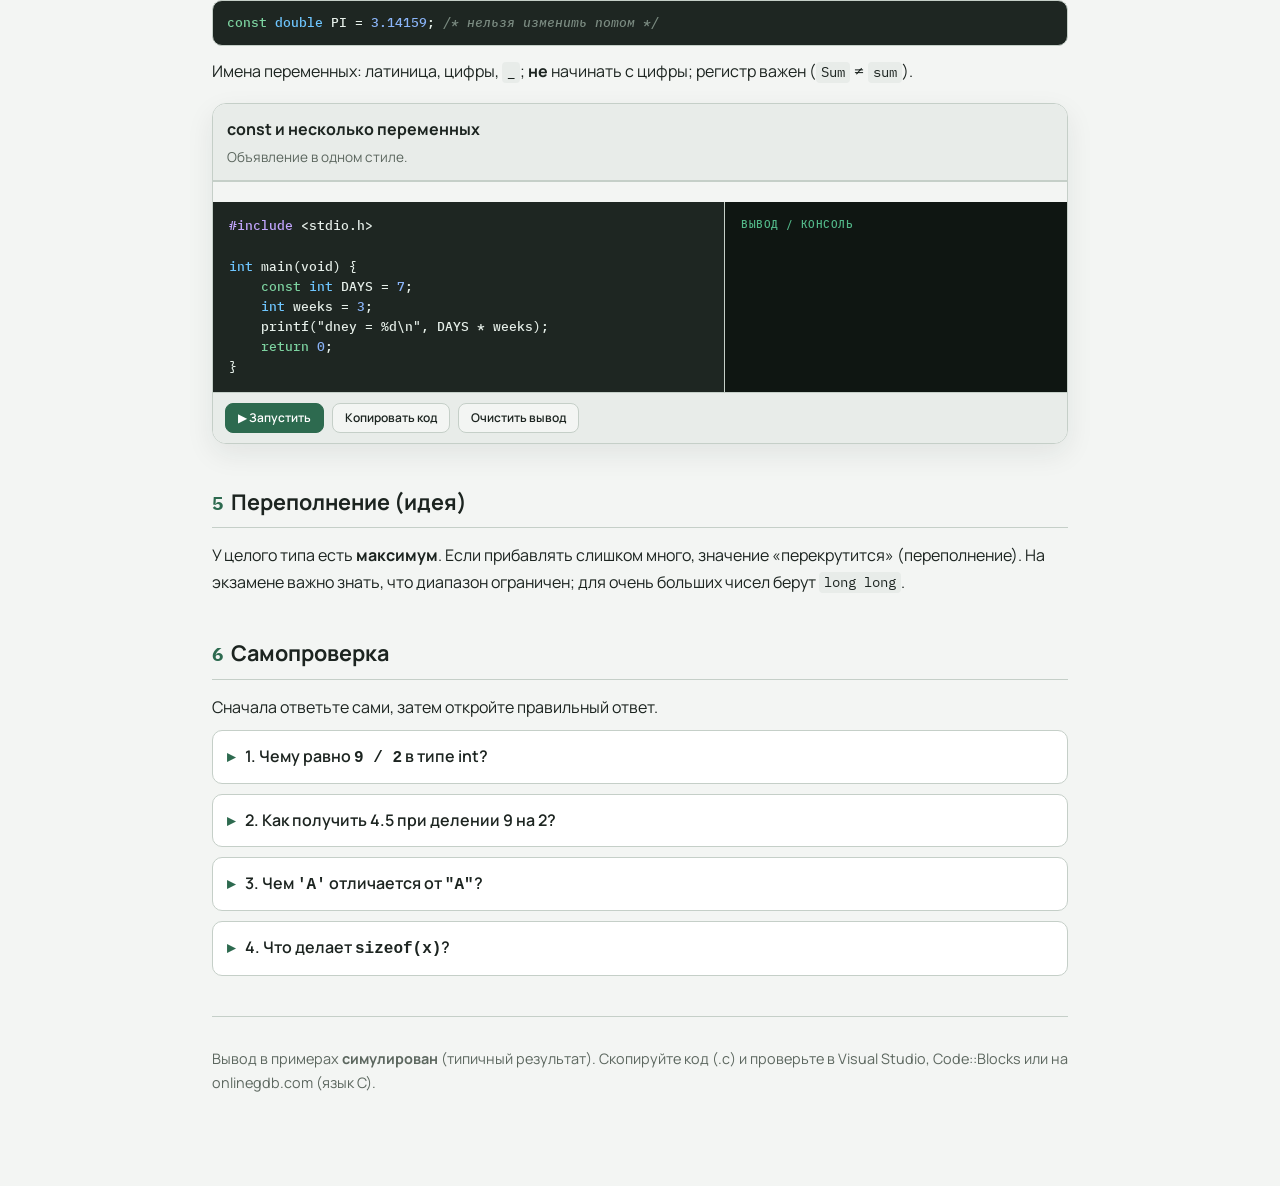
<file: teme/03-tipy/index.html>
﻿<!DOCTYPE html>
<html lang="ru">
<head>
    <meta charset="UTF-8">
    <meta name="viewport" content="width=device-width, initial-scale=1">
    <title>Предопределённые типы данных — FP.curs</title>
    <meta name="description" content="int, double, char, bool, sizeof, литералы, переполнение.">
    <link rel="preconnect" href="https://fonts.googleapis.com">
    <link rel="preconnect" href="https://fonts.gstatic.com" crossorigin>
    <link rel="stylesheet" href="https://fonts.googleapis.com/css2?family=IBM+Plex+Mono:wght@400;500;600&family=Manrope:wght@400;500;600;700;800&display=swap">
    <link rel="stylesheet" href="../../assets/lesson.css">
    <link rel="stylesheet" href="../../assets/course-nav.css">
</head>
<body>
    <header class="topbar">
        <button class="icon-btn menu-btn" id="menu" type="button" aria-label="Список тем курса" aria-expanded="false">☰</button>
        <a class="brand" href="../../index.html">
            <span class="brand-mark">FP<span>.</span>curs</span>
            <span class="brand-sub">Тема 03 · C</span>
        </a>
        <div class="topbar-actions">
            <button class="icon-btn" id="theme" type="button">Тема: auto</button>
        </div>
        <span class="progress" aria-hidden="true"></span>
    </header>
    <button type="button" class="nav-backdrop" id="nav-backdrop" aria-label="Закрыть меню" aria-hidden="true"></button>
    <div class="layout">
        <aside class="sidebar" id="sidebar" aria-label="Темы курса">
            <div class="search">
                <svg viewBox="0 0 16 16" fill="none" stroke="currentColor" stroke-width="1.6"><circle cx="7" cy="7" r="5"/><path d="m11 11 3.5 3.5"/></svg>
                <input id="search" type="search" placeholder="Поиск темы…" aria-label="Поиск темы">
            </div>
            <ol class="toc" id="toc"></ol>
            <p class="toc-empty" id="toc-empty" hidden>Ничего не найдено.</p>
        </aside>
        <main class="content" id="top">
            <div class="hero">
                <span class="kicker">Основы программирования · тема 03</span>
                <h1>Предопределённые типы данных</h1>
                <p>Тип говорит компилятору, сколько памяти занять и какие операции разрешены. Разберём типы подробно на C.</p>
                <div class="hero-stats">
                    <span class="chip"><b id="stat-sections">0</b> разделов</span>
                    <span class="chip"><b id="stat-demos">0</b> примеров C</span>
                    <span class="chip"><b id="stat-qa">0</b> вопросов</span>
                </div>
            </div>
<section class="lesson" id="s0" data-num="0" data-title="Зачем типы">
<script type="text/markdown">
В математике «число» — абстракция. В C у каждого значения есть **тип**:

- сколько **байт** занимает;
- целые это или с дробью;
- можно ли сравнивать / делить и т.д.

```c
int age = 19;
double height = 1.75;
char letter = 'A';
int ok = 1;          /* часто 1/0 вместо bool */
```

Для `bool` в современном C: `#include <stdbool.h>` и `true` / `false`.

Объявление: `тип имя;` или `тип имя = значение;`
</script>
</section>

<section class="lesson" id="s1" data-num="1" data-title="Таблица основных типов">
<script type="text/markdown">
| Тип | Пример | Типичный размер* | Назначение |
|---|---|---|---|
| `int` | `42`, `-7` | 4 байта | целые |
| `long long` | `10000000000LL` | 8 байт | большие целые |
| `double` | `3.14` | 8 байт | вещественные |
| `float` | `2.5f` | 4 байта | вещественные (меньше точность) |
| `char` | `'x'` | 1 байт | символ |
| `bool` | `true`/`false` | 1 байт | логика (`stdbool.h`) |
| `unsigned int` | `0u`… | 4 байта | только ≥ 0 |

\*на большинстве учебных ПК с 64-битным компилятором. Точный размер — через `sizeof`.
</script>

<div class="cpp" data-title="sizeof и печать размеров" data-desc="Посмотрите размеры типов.">
<script type="text/cpp">
#include <stdio.h>
#include <stdbool.h>

int main(void) {
    printf("sizeof(int) = %zu\n", sizeof(int));
    printf("sizeof(double) = %zu\n", sizeof(double));
    printf("sizeof(char) = %zu\n", sizeof(char));
    printf("sizeof(bool) = %zu\n", sizeof(bool));
    printf("sizeof(long long) = %zu\n", sizeof(long long));
    return 0;
}
</script>
<script type="application/json">{"stdout": "sizeof(int) = 4\nsizeof(double) = 8\nsizeof(char) = 1\nsizeof(bool) = 1\nsizeof(long long) = 8"}</script>
</div>
</section>

<section class="lesson" id="s2" data-num="2" data-title="Целые: деление и остаток">
<script type="text/markdown">
### Важнейшая ловушка

Если **оба** операнда целые, `/` — **целочисленное** деление:

- `7 / 2` → `3` (не 3.5!)
- `7 % 2` → `1` (остаток)

`%` только для целых.
</script>

<div class="cpp" data-title="Деление int vs double" data-desc="Переключайте варианты.">
<script type="text/cpp">
#include <stdio.h>
int main(void) {
    printf("%d\n", 7 / 2);
    return 0;
}
</script>
<script type="application/json">{"stdout": "3", "variants": [{"label": "7/2 int", "code": "#include <stdio.h>\nint main(void) {\n    printf(\"%d\\n\", 7 / 2);\n    return 0;\n}", "stdout": "3"}, {"label": "7%2", "code": "#include <stdio.h>\nint main(void) {\n    printf(\"%d\\n\", 7 % 2);\n    return 0;\n}", "stdout": "1"}, {"label": "7.0/2", "code": "#include <stdio.h>\nint main(void) {\n    printf(\"%g\\n\", 7.0 / 2);\n    return 0;\n}", "stdout": "3.5"}, {"label": "(double)7/2", "code": "#include <stdio.h>\nint main(void) {\n    printf(\"%g\\n\", (double)7 / 2);\n    return 0;\n}", "stdout": "3.5"}]}</script>
</div>
</section>

<section class="lesson" id="s3" data-num="3" data-title="char и bool">
<script type="text/markdown">
### char

Хранит код символа. Кавычки **одинарные**: `'A'`.

```c
char c = 'A';
printf("%c", c);      /* A */
printf("%d", (int)c); /* 65 */
```

### bool

Через `<stdbool.h>`: `true` / `false`. В `printf` обычно печатают как `%d` → `1` и `0`.
</script>

<div class="cpp" data-title="char и bool" data-desc="Символ и логическое значение.">
<script type="text/cpp">
#include <stdio.h>
#include <stdbool.h>

int main(void) {
    char c = 'A';
    bool ok = true;
    bool fail = false;
    printf("char: %c\n", c);
    printf("kod: %d\n", (int)c);
    printf("ok=%d fail=%d\n", ok, fail);
    return 0;
}
</script>
<script type="application/json">{"stdout": "char: A\nkod: 65\nok=1 fail=0"}</script>
</div>
</section>

<section class="lesson" id="s4" data-num="4" data-title="Константы и имена">
<script type="text/markdown">
```c
const double PI = 3.14159; /* нельзя изменить потом */
```

Имена переменных: латиница, цифры, `_`; **не** начинать с цифры; регистр важен (`Sum` ≠ `sum`).
</script>

<div class="cpp" data-title="const и несколько переменных" data-desc="Объявление в одном стиле.">
<script type="text/cpp">
#include <stdio.h>

int main(void) {
    const int DAYS = 7;
    int weeks = 3;
    printf("dney = %d\n", DAYS * weeks);
    return 0;
}
</script>
<script type="application/json">{"stdout": "dney = 21"}</script>
</div>
</section>

<section class="lesson" id="s5" data-num="5" data-title="Переполнение (идея)">
<script type="text/markdown">
У целого типа есть **максимум**. Если прибавлять слишком много, значение «перекрутится» (переполнение). На экзамене важно знать, что диапазон ограничен; для очень больших чисел берут `long long`.
</script>
</section>

<section class="lesson" id="s6" data-num="6" data-title="Самопроверка">
<script type="text/markdown">
Сначала ответьте сами, затем откройте правильный ответ.
</script>
<details class="qa"><summary>1. Чему равно <code>9 / 2</code> в типе int?</summary><div class="qa-a">4.</div></details>
<details class="qa"><summary>2. Как получить 4.5 при делении 9 на 2?</summary><div class="qa-a">Например <code>9.0/2</code> или <code>(double)9/2</code>.</div></details>
<details class="qa"><summary>3. Чем <code>'A'</code> отличается от <code>"A"</code>?</summary><div class="qa-a">Одинарные — один <code>char</code>; двойные — строковый литерал (массив char с \0).</div></details>
<details class="qa"><summary>4. Что делает <code>sizeof(x)</code>?</summary><div class="qa-a">Возвращает размер объекта/типа в байтах.</div></details>
</section>

            <footer class="page-foot">
                <p>Вывод в примерах <strong>симулирован</strong> (типичный результат). Скопируйте код (.c) и проверьте в Visual Studio, Code::Blocks или на onlinegdb.com (язык C).</p>
            </footer>
        </main>
    </div>
    <button class="icon-btn to-top" type="button" aria-label="Наверх">↑</button>
    <script src="../../assets/lesson.js"></script>
    <script src="../../assets/course-nav.js"></script>
</body>
</html>
</file>
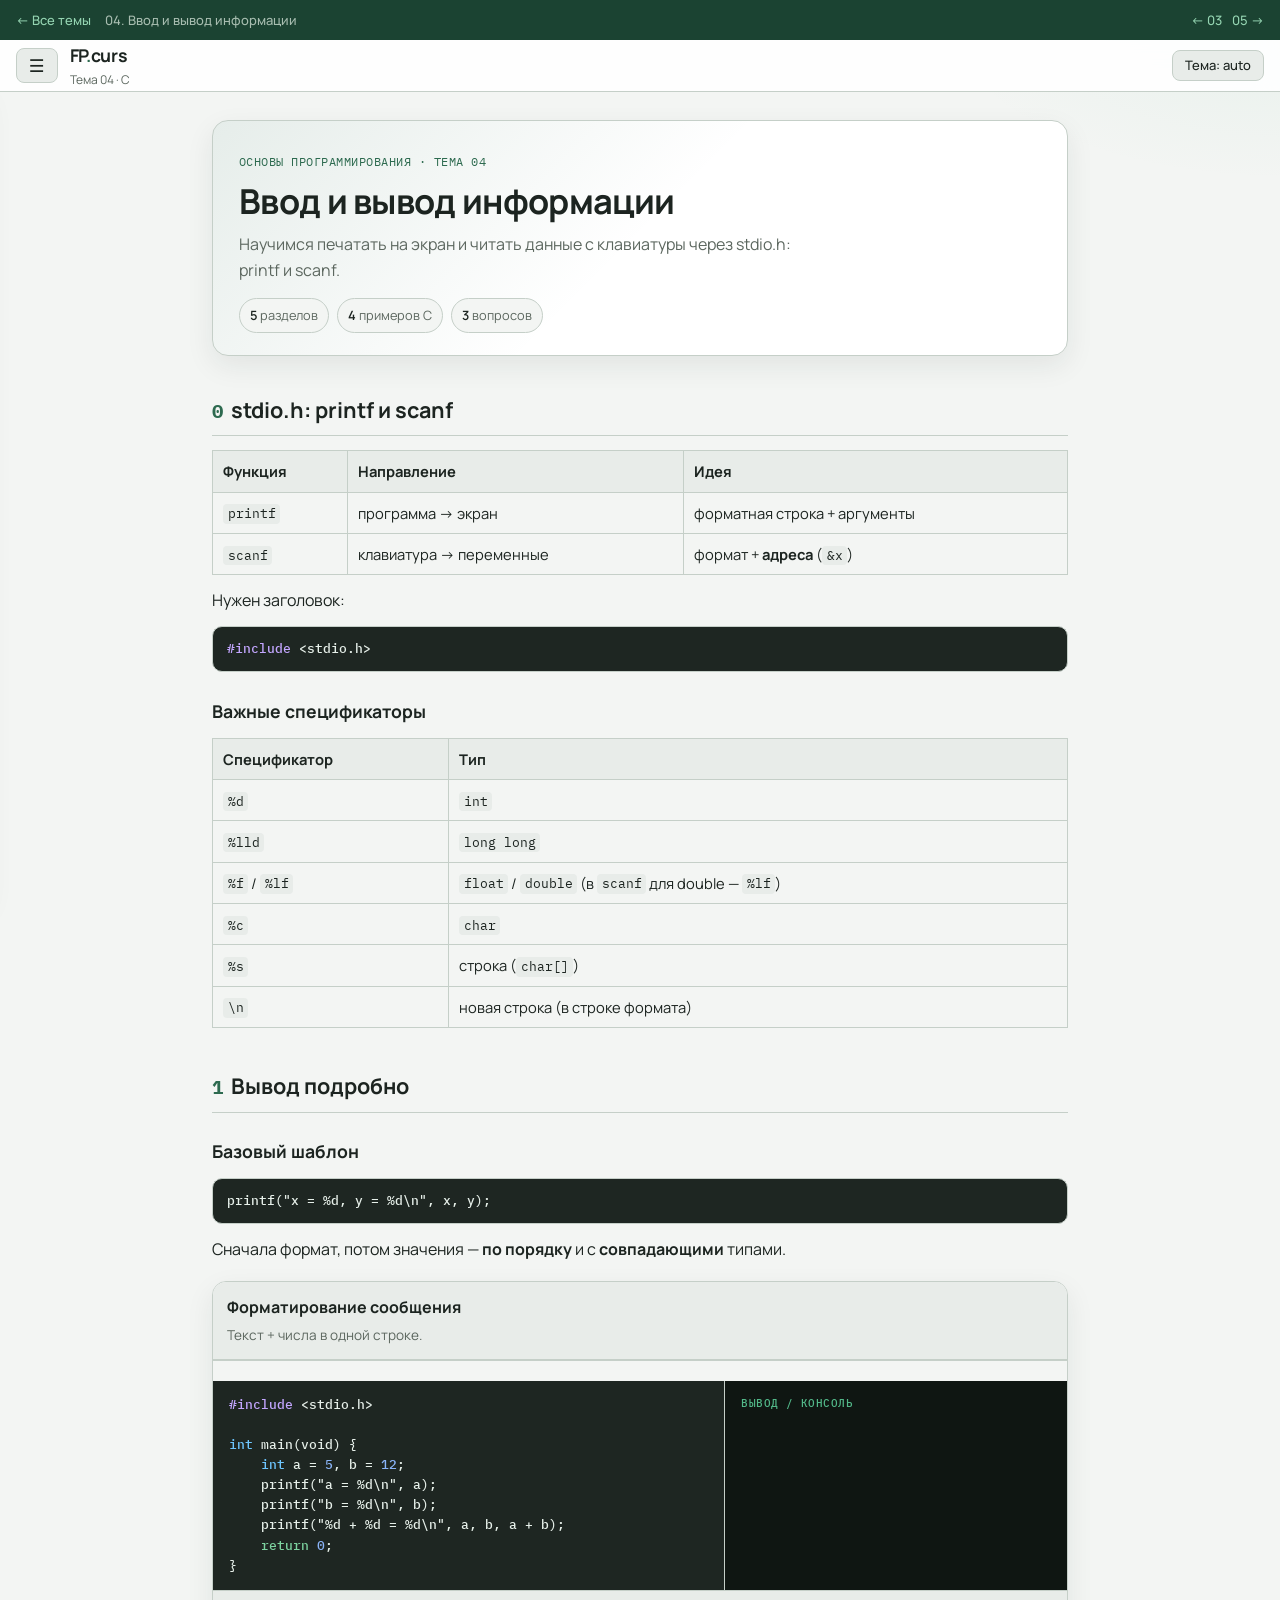
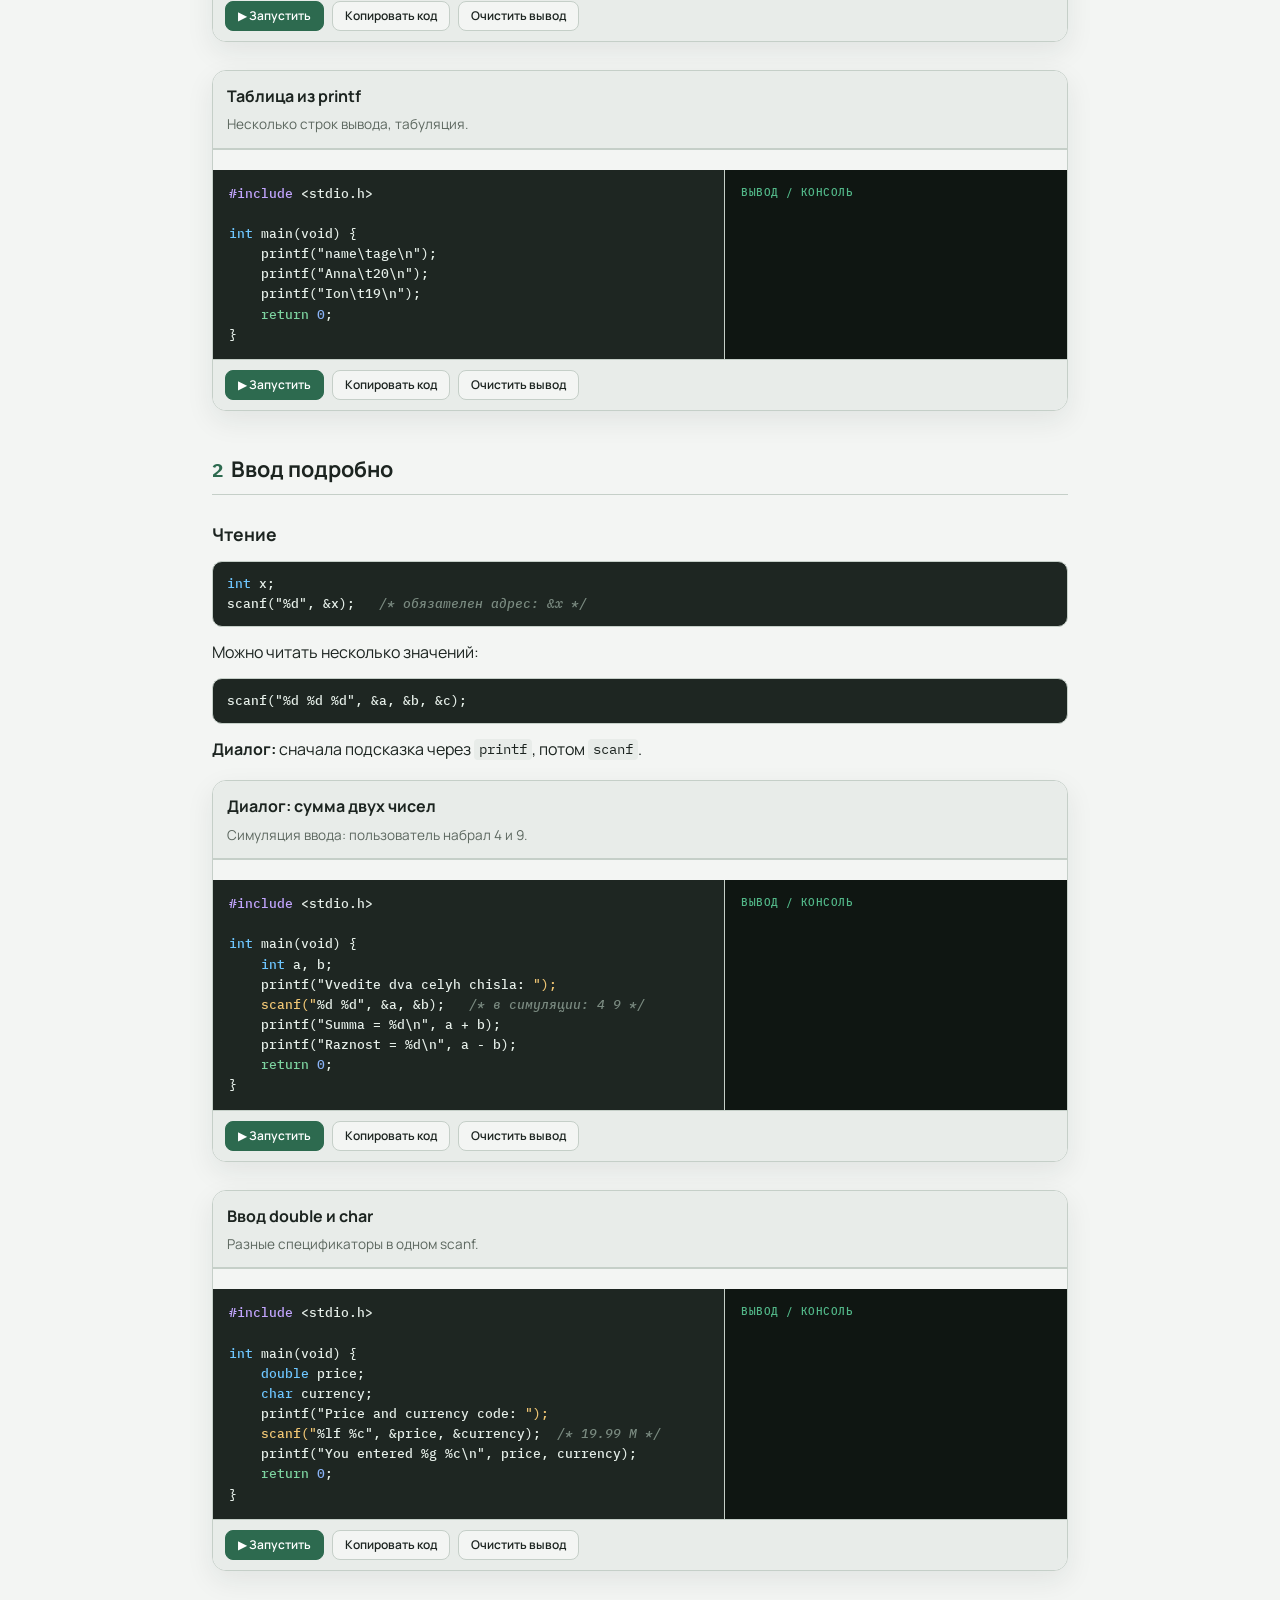
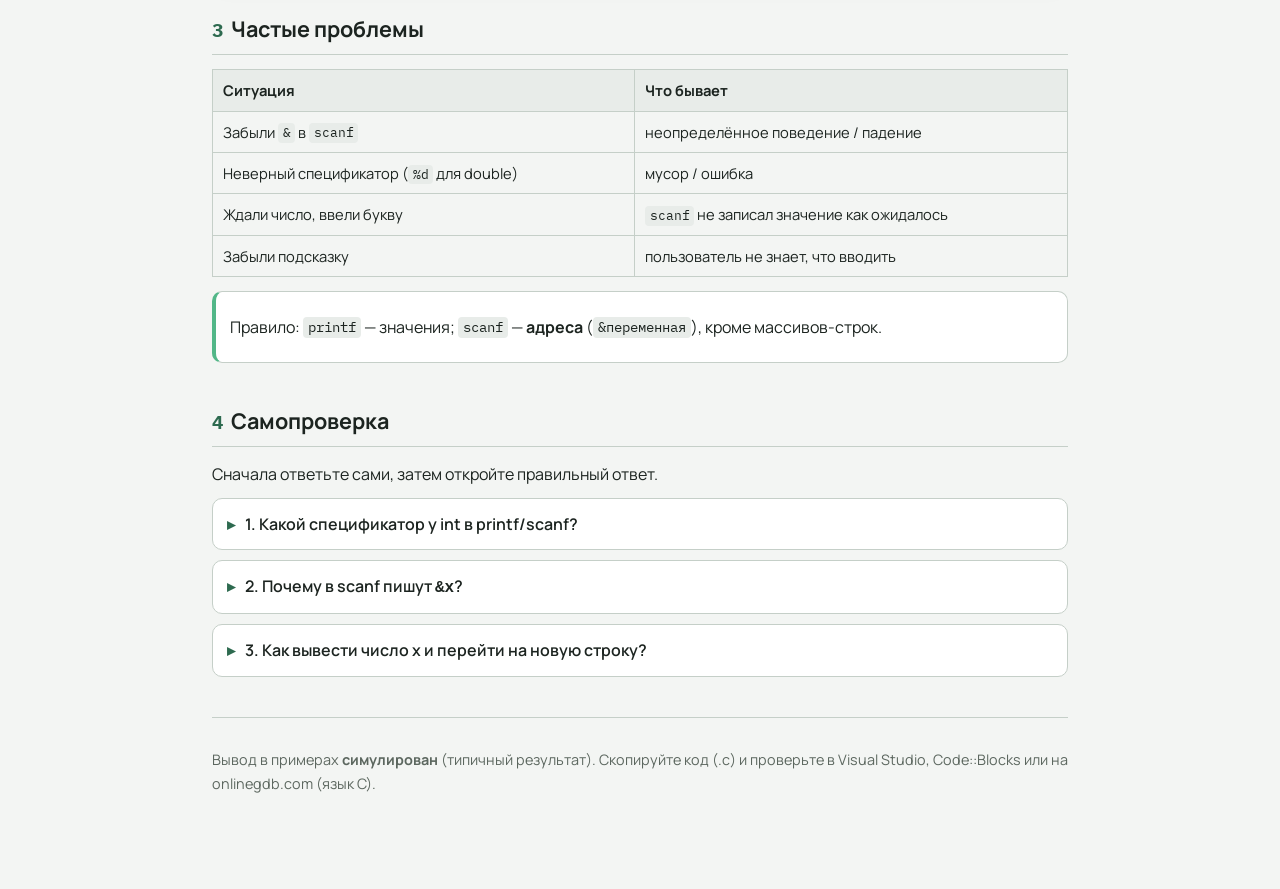
<file: teme/04-vvod-vyvod/index.html>
﻿<!DOCTYPE html>
<html lang="ru">
<head>
    <meta charset="UTF-8">
    <meta name="viewport" content="width=device-width, initial-scale=1">
    <title>Ввод и вывод информации — FP.curs</title>
    <meta name="description" content="printf, scanf, спецификаторы формата, аккуратность ввода.">
    <link rel="preconnect" href="https://fonts.googleapis.com">
    <link rel="preconnect" href="https://fonts.gstatic.com" crossorigin>
    <link rel="stylesheet" href="https://fonts.googleapis.com/css2?family=IBM+Plex+Mono:wght@400;500;600&family=Manrope:wght@400;500;600;700;800&display=swap">
    <link rel="stylesheet" href="../../assets/lesson.css">
    <link rel="stylesheet" href="../../assets/course-nav.css">
</head>
<body>
    <header class="topbar">
        <button class="icon-btn menu-btn" id="menu" type="button" aria-label="Список тем курса" aria-expanded="false">☰</button>
        <a class="brand" href="../../index.html">
            <span class="brand-mark">FP<span>.</span>curs</span>
            <span class="brand-sub">Тема 04 · C</span>
        </a>
        <div class="topbar-actions">
            <button class="icon-btn" id="theme" type="button">Тема: auto</button>
        </div>
        <span class="progress" aria-hidden="true"></span>
    </header>
    <button type="button" class="nav-backdrop" id="nav-backdrop" aria-label="Закрыть меню" aria-hidden="true"></button>
    <div class="layout">
        <aside class="sidebar" id="sidebar" aria-label="Темы курса">
            <div class="search">
                <svg viewBox="0 0 16 16" fill="none" stroke="currentColor" stroke-width="1.6"><circle cx="7" cy="7" r="5"/><path d="m11 11 3.5 3.5"/></svg>
                <input id="search" type="search" placeholder="Поиск темы…" aria-label="Поиск темы">
            </div>
            <ol class="toc" id="toc"></ol>
            <p class="toc-empty" id="toc-empty" hidden>Ничего не найдено.</p>
        </aside>
        <main class="content" id="top">
            <div class="hero">
                <span class="kicker">Основы программирования · тема 04</span>
                <h1>Ввод и вывод информации</h1>
                <p>Научимся печатать на экран и читать данные с клавиатуры через stdio.h: printf и scanf.</p>
                <div class="hero-stats">
                    <span class="chip"><b id="stat-sections">0</b> разделов</span>
                    <span class="chip"><b id="stat-demos">0</b> примеров C</span>
                    <span class="chip"><b id="stat-qa">0</b> вопросов</span>
                </div>
            </div>
<section class="lesson" id="s0" data-num="0" data-title="stdio.h: printf и scanf">
<script type="text/markdown">
| Функция | Направление | Идея |
|---|---|---|
| `printf` | программа → экран | форматная строка + аргументы |
| `scanf` | клавиатура → переменные | формат + **адреса** (`&x`) |

Нужен заголовок:

```c
#include <stdio.h>
```

### Важные спецификаторы

| Спецификатор | Тип |
|---|---|
| `%d` | `int` |
| `%lld` | `long long` |
| `%f` / `%lf` | `float` / `double` (в `scanf` для double — `%lf`) |
| `%c` | `char` |
| `%s` | строка (`char[]`) |
| `\n` | новая строка (в строке формата) |
</script>
</section>

<section class="lesson" id="s1" data-num="1" data-title="Вывод подробно">
<script type="text/markdown">
### Базовый шаблон

```c
printf("x = %d, y = %d\n", x, y);
```

Сначала формат, потом значения — **по порядку** и с **совпадающими** типами.
</script>

<div class="cpp" data-title="Форматирование сообщения" data-desc="Текст + числа в одной строке.">
<script type="text/cpp">
#include <stdio.h>

int main(void) {
    int a = 5, b = 12;
    printf("a = %d\n", a);
    printf("b = %d\n", b);
    printf("%d + %d = %d\n", a, b, a + b);
    return 0;
}
</script>
<script type="application/json">{"stdout": "a = 5\nb = 12\n5 + 12 = 17"}</script>
</div>

<div class="cpp" data-title="Таблица из printf" data-desc="Несколько строк вывода, табуляция.">
<script type="text/cpp">
#include <stdio.h>

int main(void) {
    printf("name\tage\n");
    printf("Anna\t20\n");
    printf("Ion\t19\n");
    return 0;
}
</script>
<script type="application/json">{"stdout": "name\tage\nAnna\t20\nIon\t19"}</script>
</div>
</section>

<section class="lesson" id="s2" data-num="2" data-title="Ввод подробно">
<script type="text/markdown">
### Чтение

```c
int x;
scanf("%d", &x);   /* обязателен адрес: &x */
```

Можно читать несколько значений:

```c
scanf("%d %d %d", &a, &b, &c);
```

**Диалог:** сначала подсказка через `printf`, потом `scanf`.
</script>

<div class="cpp" data-title="Диалог: сумма двух чисел" data-desc="Симуляция ввода: пользователь набрал 4 и 9.">
<script type="text/cpp">
#include <stdio.h>

int main(void) {
    int a, b;
    printf("Vvedite dva celyh chisla: ");
    scanf("%d %d", &a, &b);   /* в симуляции: 4 9 */
    printf("Summa = %d\n", a + b);
    printf("Raznost = %d\n", a - b);
    return 0;
}
</script>
<script type="application/json">{"stdout": "Vvedite dva celyh chisla: 4 9\nSumma = 13\nRaznost = -5"}</script>
</div>

<div class="cpp" data-title="Ввод double и char" data-desc="Разные спецификаторы в одном scanf.">
<script type="text/cpp">
#include <stdio.h>

int main(void) {
    double price;
    char currency;
    printf("Price and currency code: ");
    scanf("%lf %c", &price, &currency);  /* 19.99 M */
    printf("You entered %g %c\n", price, currency);
    return 0;
}
</script>
<script type="application/json">{"stdout": "Price and currency code: 19.99 M\nYou entered 19.99 M"}</script>
</div>
</section>

<section class="lesson" id="s3" data-num="3" data-title="Частые проблемы">
<script type="text/markdown">
| Ситуация | Что бывает |
|---|---|
| Забыли `&` в `scanf` | неопределённое поведение / падение |
| Неверный спецификатор (`%d` для double) | мусор / ошибка |
| Ждали число, ввели букву | `scanf` не записал значение как ожидалось |
| Забыли подсказку | пользователь не знает, что вводить |

> [!TIP]
> Правило: `printf` — значения; `scanf` — **адреса** (`&переменная`), кроме массивов-строк.
</script>
</section>

<section class="lesson" id="s4" data-num="4" data-title="Самопроверка">
<script type="text/markdown">
Сначала ответьте сами, затем откройте правильный ответ.
</script>
<details class="qa"><summary>1. Какой спецификатор у int в printf/scanf?</summary><div class="qa-a"><code>%d</code></div></details>
<details class="qa"><summary>2. Почему в scanf пишут <code>&amp;x</code>?</summary><div class="qa-a">Нужен адрес переменной, чтобы функция записала туда введённое значение.</div></details>
<details class="qa"><summary>3. Как вывести число x и перейти на новую строку?</summary><div class="qa-a"><code>printf("%d\n", x);</code></div></details>
</section>

            <footer class="page-foot">
                <p>Вывод в примерах <strong>симулирован</strong> (типичный результат). Скопируйте код (.c) и проверьте в Visual Studio, Code::Blocks или на onlinegdb.com (язык C).</p>
            </footer>
        </main>
    </div>
    <button class="icon-btn to-top" type="button" aria-label="Наверх">↑</button>
    <script src="../../assets/lesson.js"></script>
    <script src="../../assets/course-nav.js"></script>
</body>
</html>
</file>
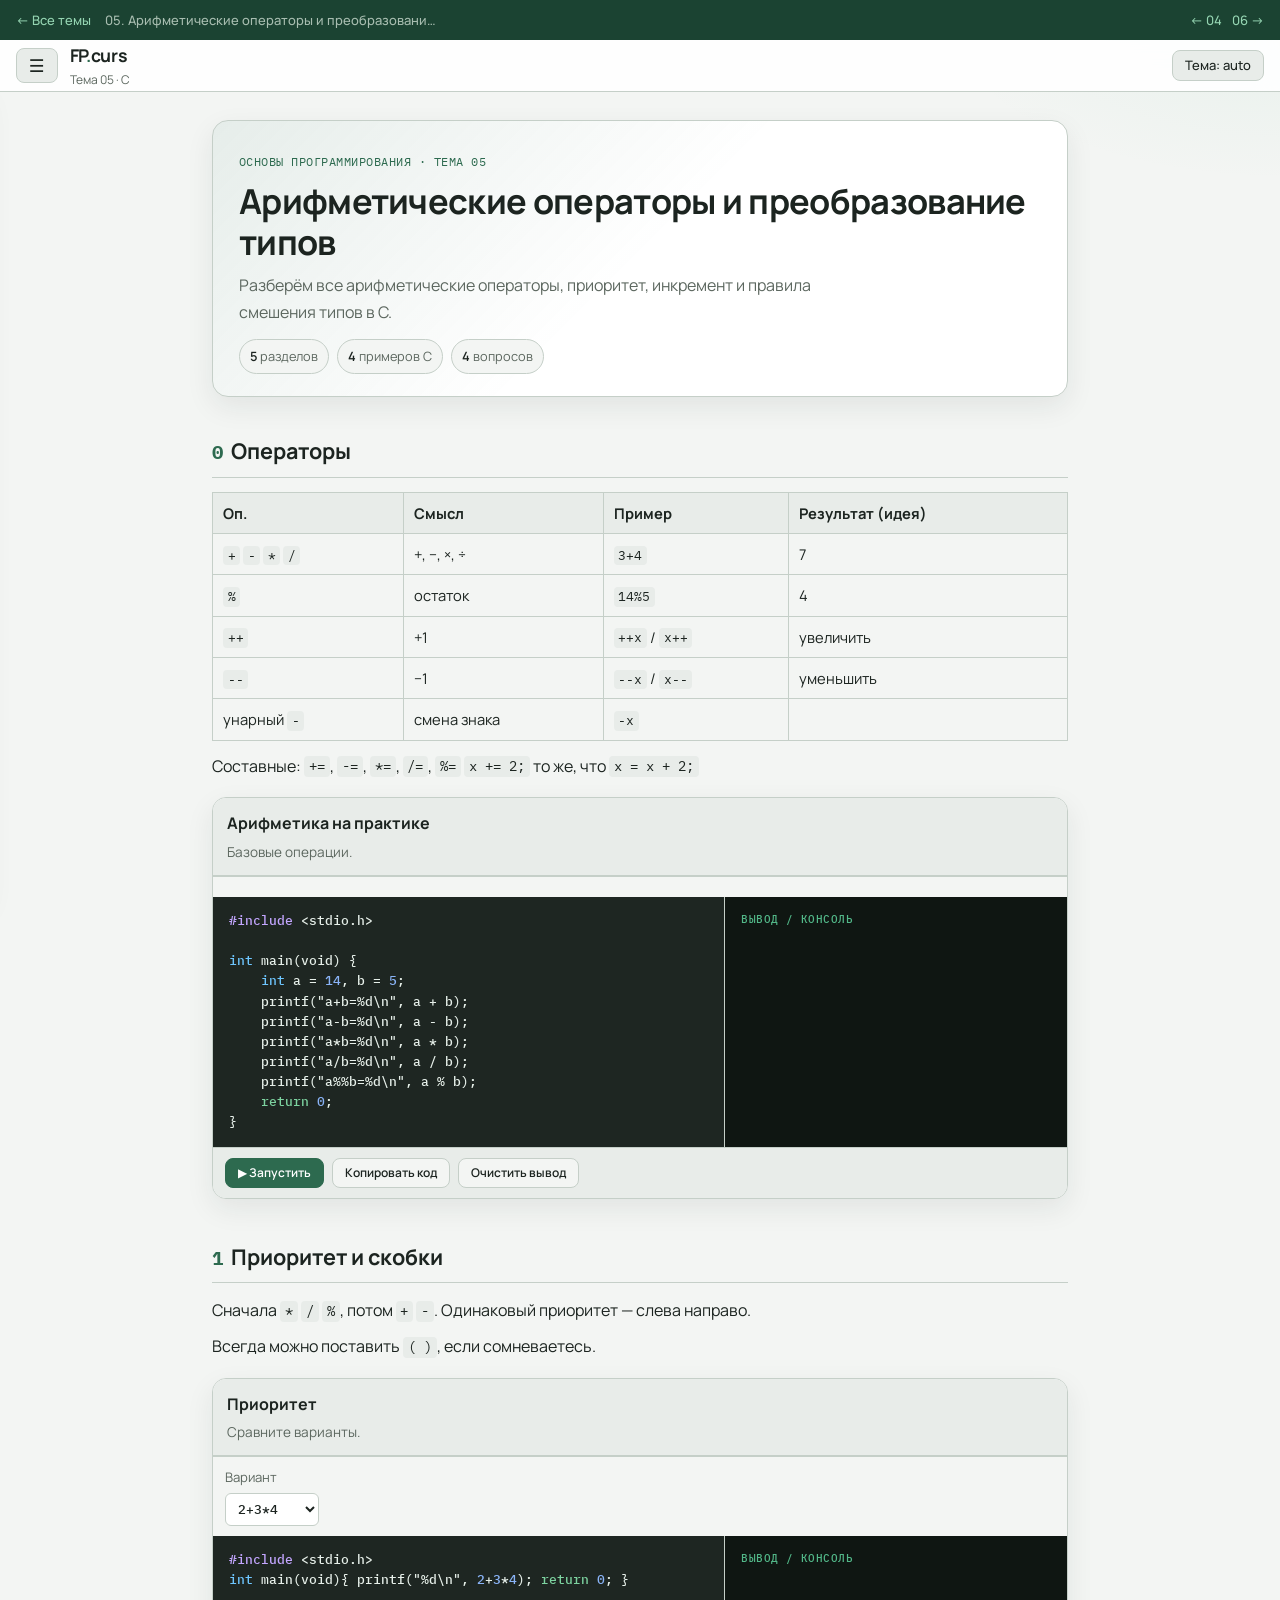
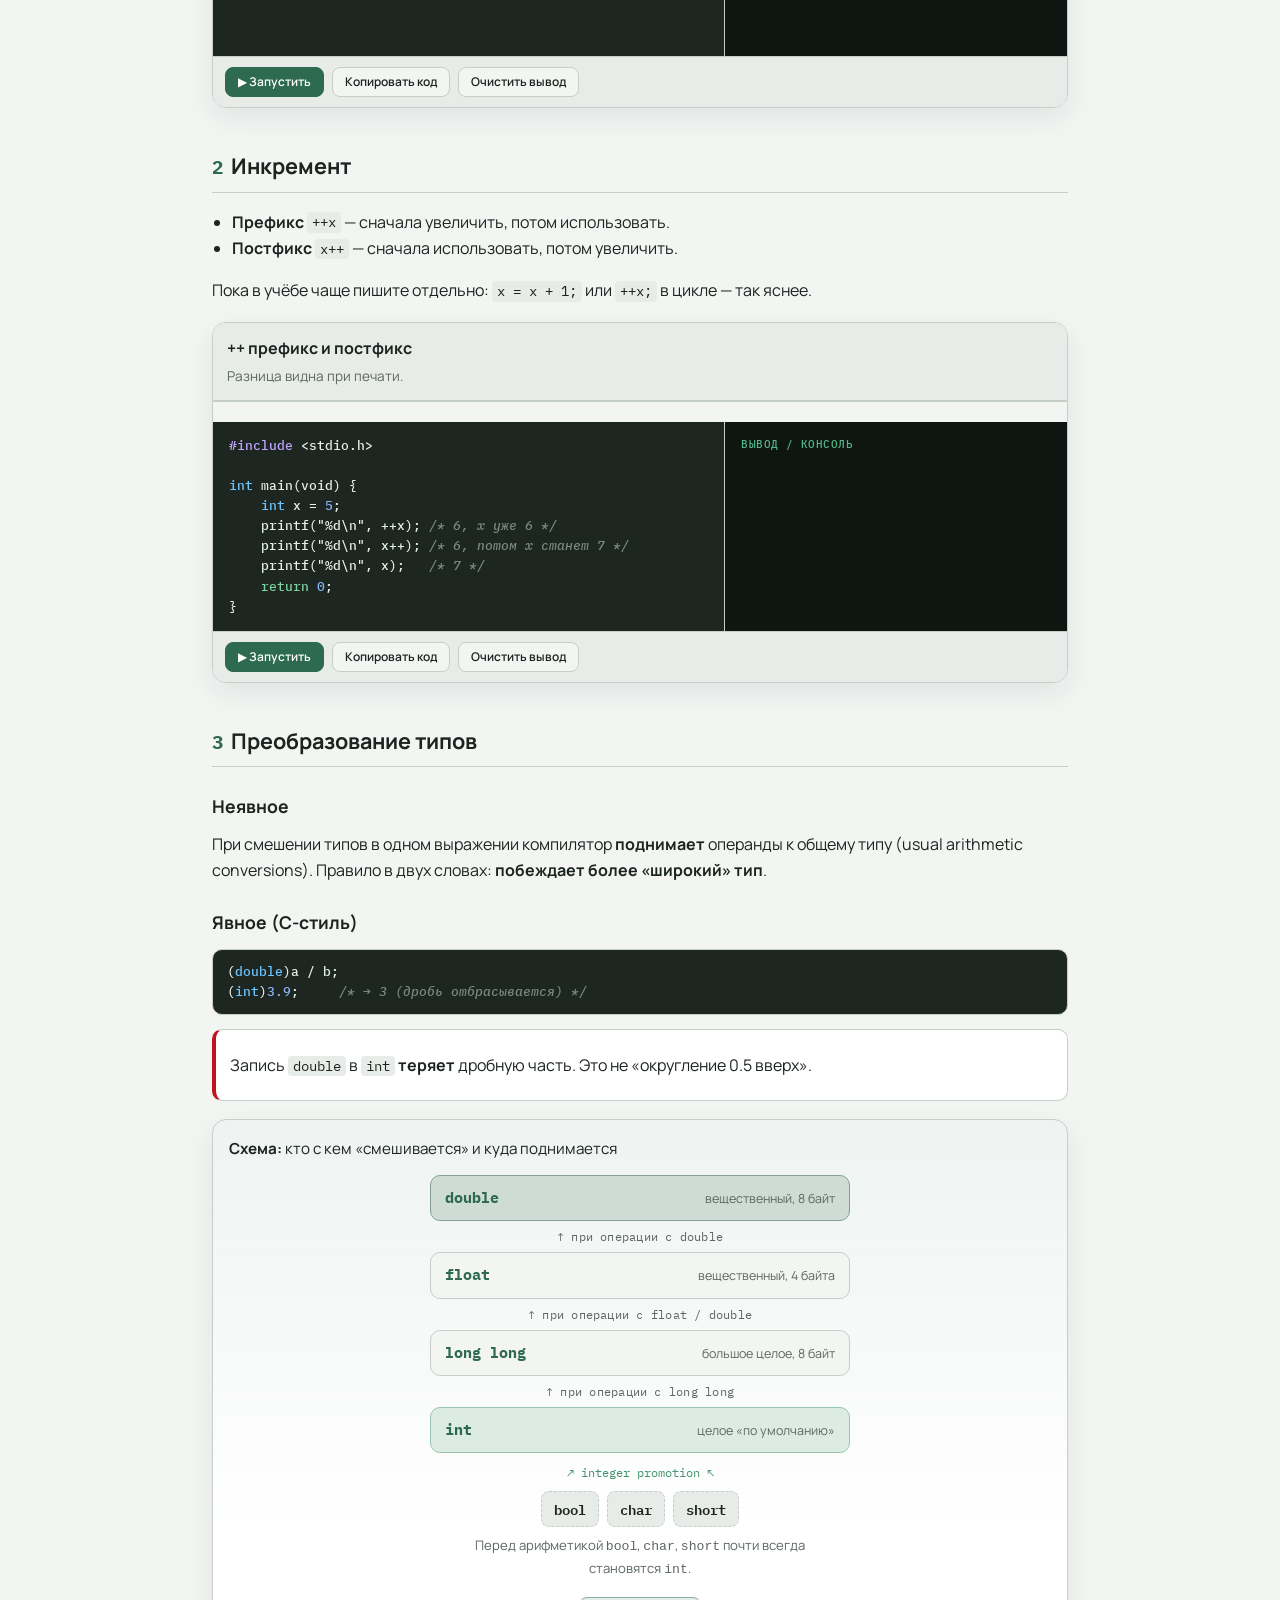
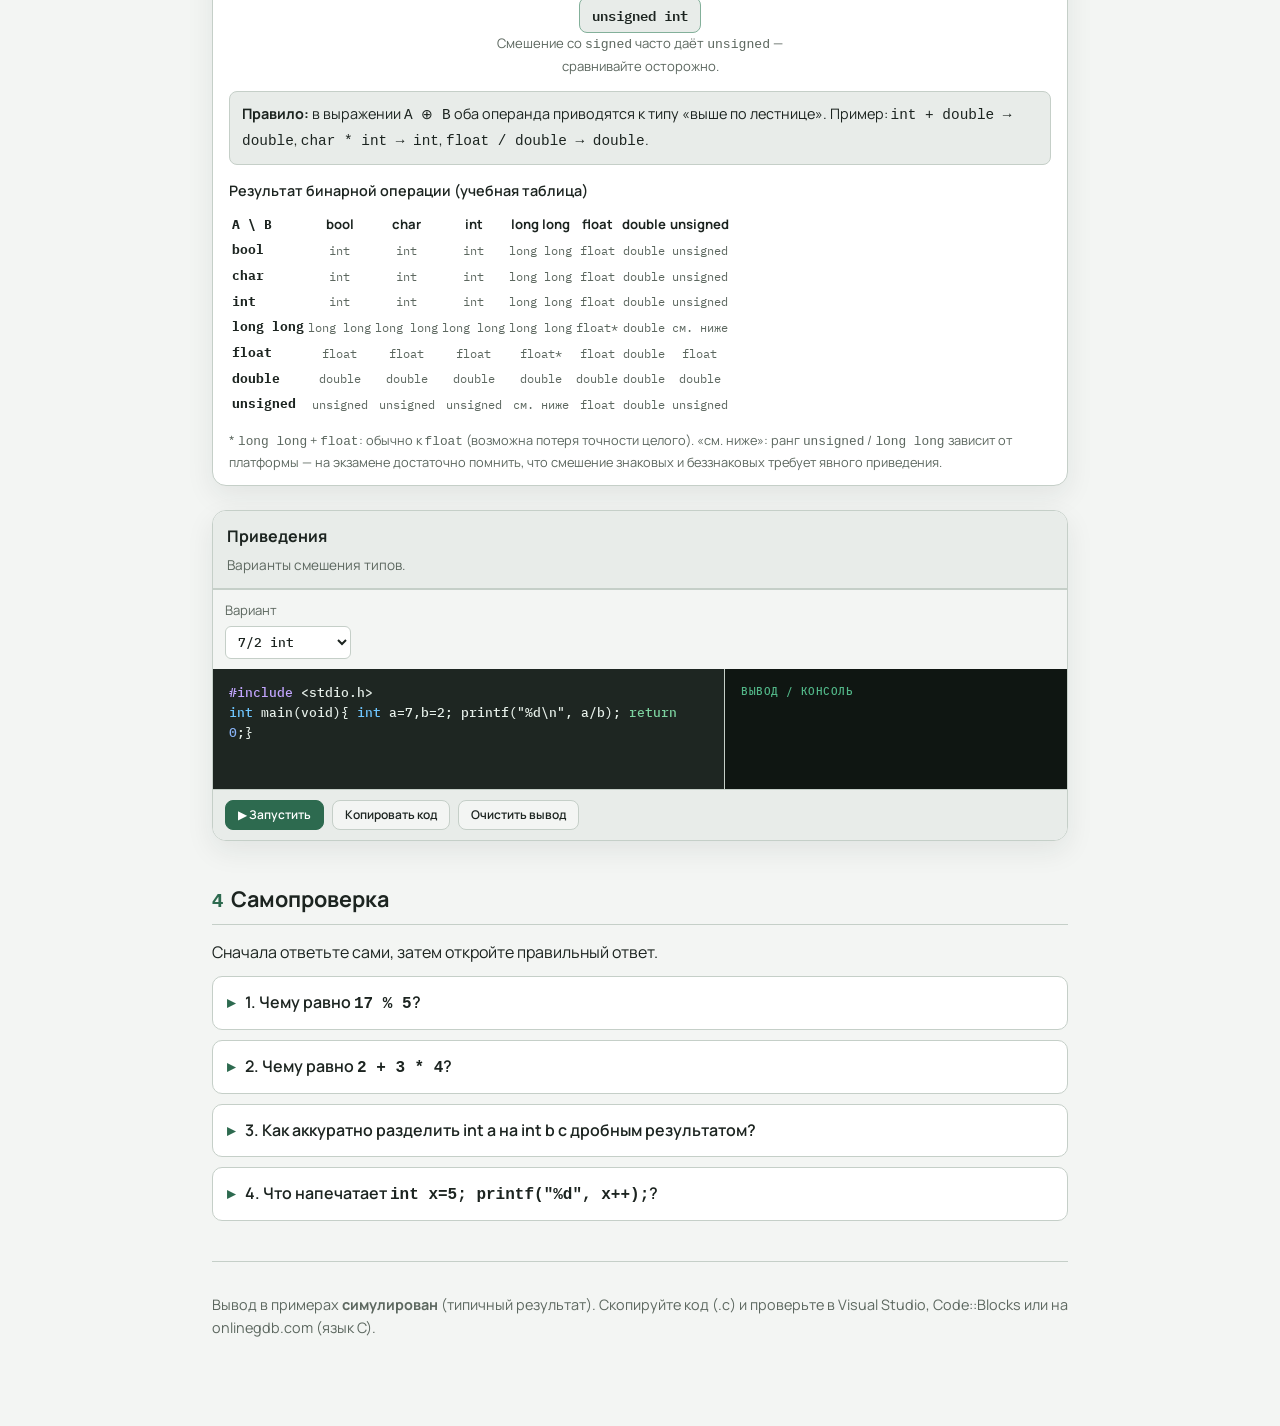
<file: teme/05-arifmetika/index.html>
﻿<!DOCTYPE html>
<html lang="ru">
<head>
    <meta charset="UTF-8">
    <meta name="viewport" content="width=device-width, initial-scale=1">
    <title>Арифметические операторы и преобразование типов — FP.curs</title>
    <meta name="description" content="Арифметика, приоритет, ++/--, приведения.">
    <link rel="preconnect" href="https://fonts.googleapis.com">
    <link rel="preconnect" href="https://fonts.gstatic.com" crossorigin>
    <link rel="stylesheet" href="https://fonts.googleapis.com/css2?family=IBM+Plex+Mono:wght@400;500;600&family=Manrope:wght@400;500;600;700;800&display=swap">
    <link rel="stylesheet" href="../../assets/lesson.css">
    <link rel="stylesheet" href="../../assets/course-nav.css">
</head>
<body>
    <header class="topbar">
        <button class="icon-btn menu-btn" id="menu" type="button" aria-label="Список тем курса" aria-expanded="false">☰</button>
        <a class="brand" href="../../index.html">
            <span class="brand-mark">FP<span>.</span>curs</span>
            <span class="brand-sub">Тема 05 · C</span>
        </a>
        <div class="topbar-actions">
            <button class="icon-btn" id="theme" type="button">Тема: auto</button>
        </div>
        <span class="progress" aria-hidden="true"></span>
    </header>
    <button type="button" class="nav-backdrop" id="nav-backdrop" aria-label="Закрыть меню" aria-hidden="true"></button>
    <div class="layout">
        <aside class="sidebar" id="sidebar" aria-label="Темы курса">
            <div class="search">
                <svg viewBox="0 0 16 16" fill="none" stroke="currentColor" stroke-width="1.6"><circle cx="7" cy="7" r="5"/><path d="m11 11 3.5 3.5"/></svg>
                <input id="search" type="search" placeholder="Поиск темы…" aria-label="Поиск темы">
            </div>
            <ol class="toc" id="toc"></ol>
            <p class="toc-empty" id="toc-empty" hidden>Ничего не найдено.</p>
        </aside>
        <main class="content" id="top">
            <div class="hero">
                <span class="kicker">Основы программирования · тема 05</span>
                <h1>Арифметические операторы и преобразование типов</h1>
                <p>Разберём все арифметические операторы, приоритет, инкремент и правила смешения типов в C.</p>
                <div class="hero-stats">
                    <span class="chip"><b id="stat-sections">0</b> разделов</span>
                    <span class="chip"><b id="stat-demos">0</b> примеров C</span>
                    <span class="chip"><b id="stat-qa">0</b> вопросов</span>
                </div>
            </div>
<section class="lesson" id="s0" data-num="0" data-title="Операторы">
<script type="text/markdown">
| Оп. | Смысл | Пример | Результат (идея) |
|---|---|---|---|
| `+` `-` `*` `/` | +, −, ×, ÷ | `3+4` | 7 |
| `%` | остаток | `14%5` | 4 |
| `++` | +1 | `++x` / `x++` | увеличить |
| `--` | −1 | `--x` / `x--` | уменьшить |
| унарный `-` | смена знака | `-x` | |

Составные: `+=`, `-=`, `*=`, `/=`, `%=`  
`x += 2;` то же, что `x = x + 2;`
</script>

<div class="cpp" data-title="Арифметика на практике" data-desc="Базовые операции.">
<script type="text/cpp">
#include <stdio.h>

int main(void) {
    int a = 14, b = 5;
    printf("a+b=%d\n", a + b);
    printf("a-b=%d\n", a - b);
    printf("a*b=%d\n", a * b);
    printf("a/b=%d\n", a / b);
    printf("a%%b=%d\n", a % b);
    return 0;
}
</script>
<script type="application/json">{"stdout": "a+b=19\na-b=9\na*b=70\na/b=2\na%b=4"}</script>
</div>
</section>

<section class="lesson" id="s1" data-num="1" data-title="Приоритет и скобки">
<script type="text/markdown">
Сначала `*` `/` `%`, потом `+` `-`. Одинаковый приоритет — слева направо.

Всегда можно поставить `( )`, если сомневаетесь.
</script>

<div class="cpp" data-title="Приоритет" data-desc="Сравните варианты.">
<script type="text/cpp">
#include <stdio.h>
int main(void) {
    printf("%d\n", 2 + 3 * 4);
    return 0;
}
</script>
<script type="application/json">{"stdout": "14", "variants": [{"label": "2+3*4", "code": "#include <stdio.h>\nint main(void){ printf(\"%d\\n\", 2+3*4); return 0; }", "stdout": "14"}, {"label": "(2+3)*4", "code": "#include <stdio.h>\nint main(void){ printf(\"%d\\n\", (2+3)*4); return 0; }", "stdout": "20"}, {"label": "10-6/2", "code": "#include <stdio.h>\nint main(void){ printf(\"%d\\n\", 10-6/2); return 0; }", "stdout": "7"}]}</script>
</div>
</section>

<section class="lesson" id="s2" data-num="2" data-title="Инкремент">
<script type="text/markdown">
- **Префикс** `++x` — сначала увеличить, потом использовать.
- **Постфикс** `x++` — сначала использовать, потом увеличить.

Пока в учёбе чаще пишите отдельно: `x = x + 1;` или `++x;` в цикле — так яснее.
</script>

<div class="cpp" data-title="++ префикс и постфикс" data-desc="Разница видна при печати.">
<script type="text/cpp">
#include <stdio.h>

int main(void) {
    int x = 5;
    printf("%d\n", ++x); /* 6, x уже 6 */
    printf("%d\n", x++); /* 6, потом x станет 7 */
    printf("%d\n", x);   /* 7 */
    return 0;
}
</script>
<script type="application/json">{"stdout": "6\n6\n7"}</script>
</div>
</section>

<section class="lesson" id="s3" data-num="3" data-title="Преобразование типов">
<script type="text/markdown">
### Неявное

При смешении типов в одном выражении компилятор **поднимает** операнды к общему типу (usual arithmetic conversions). Правило в двух словах: **побеждает более «широкий» тип**.

### Явное (C-стиль)

```c
(double)a / b;
(int)3.9;     /* → 3 (дробь отбрасывается) */
```

> [!WARN]
> Запись `double` в `int` **теряет** дробную часть. Это не «округление 0.5 вверх».
</script>

<figure class="type-ladder" aria-label="Схема продвижения типов при арифметике">
    <figcaption><strong>Схема:</strong> кто с кем «смешивается» и куда поднимается</figcaption>
    <div class="tl-ladder" role="img" aria-label="Лестница продвижения типов">
        <div class="tl-rung tl-wide"><span class="tl-type">double</span><span class="tl-hint">вещественный, 8 байт</span></div>
        <div class="tl-arrow" aria-hidden="true">↑ при операции с double</div>
        <div class="tl-rung"><span class="tl-type">float</span><span class="tl-hint">вещественный, 4 байта</span></div>
        <div class="tl-arrow" aria-hidden="true">↑ при операции с float / double</div>
        <div class="tl-rung"><span class="tl-type">long long</span><span class="tl-hint">большое целое, 8 байт</span></div>
        <div class="tl-arrow" aria-hidden="true">↑ при операции с long long</div>
        <div class="tl-rung tl-base"><span class="tl-type">int</span><span class="tl-hint">целое «по умолчанию»</span></div>
        <div class="tl-fork">
            <div class="tl-up" aria-hidden="true">↗ integer promotion ↖</div>
            <div class="tl-smalls">
                <span class="tl-chip">bool</span>
                <span class="tl-chip">char</span>
                <span class="tl-chip">short</span>
            </div>
            <p class="tl-note">Перед арифметикой <code>bool</code>, <code>char</code>, <code>short</code> почти всегда становятся <code>int</code>.</p>
        </div>
        <div class="tl-side">
            <span class="tl-chip tl-u">unsigned int</span>
            <p class="tl-note">Смешение со <code>signed</code> часто даёт <code>unsigned</code> — сравнивайте осторожно.</p>
        </div>
    </div>
    <p class="tl-rule"><strong>Правило:</strong> в выражении <code>A ⊕ B</code> оба операнда приводятся к типу «выше по лестнице». Пример: <code>int + double → double</code>, <code>char * int → int</code>, <code>float / double → double</code>.</p>
    <div class="table-wrap">
        <table class="tl-matrix">
            <caption>Результат бинарной операции (учебная таблица)</caption>
            <thead>
                <tr>
                    <th>A \ B</th>
                    <th>bool</th>
                    <th>char</th>
                    <th>int</th>
                    <th>long long</th>
                    <th>float</th>
                    <th>double</th>
                    <th>unsigned</th>
                </tr>
            </thead>
            <tbody>
                <tr><th>bool</th><td>int</td><td>int</td><td>int</td><td>long long</td><td>float</td><td>double</td><td>unsigned</td></tr>
                <tr><th>char</th><td>int</td><td>int</td><td>int</td><td>long long</td><td>float</td><td>double</td><td>unsigned</td></tr>
                <tr><th>int</th><td>int</td><td>int</td><td>int</td><td>long long</td><td>float</td><td>double</td><td>unsigned</td></tr>
                <tr><th>long long</th><td>long long</td><td>long long</td><td>long long</td><td>long long</td><td>float*</td><td>double</td><td>см. ниже</td></tr>
                <tr><th>float</th><td>float</td><td>float</td><td>float</td><td>float*</td><td>float</td><td>double</td><td>float</td></tr>
                <tr><th>double</th><td>double</td><td>double</td><td>double</td><td>double</td><td>double</td><td>double</td><td>double</td></tr>
                <tr><th>unsigned</th><td>unsigned</td><td>unsigned</td><td>unsigned</td><td>см. ниже</td><td>float</td><td>double</td><td>unsigned</td></tr>
            </tbody>
        </table>
    </div>
    <p class="tl-foot">* <code>long long</code> + <code>float</code>: обычно к <code>float</code> (возможна потеря точности целого). «см. ниже»: ранг <code>unsigned</code> / <code>long long</code> зависит от платформы — на экзамене достаточно помнить, что смешение знаковых и беззнаковых требует явного приведения.</p>
</figure>

<div class="cpp" data-title="Приведения" data-desc="Варианты смешения типов.">
<script type="text/cpp">
#include <stdio.h>
int main(void) {
    int a = 7, b = 2;
    printf("%d\n", a / b);
    return 0;
}
</script>
<script type="application/json">{"stdout": "3", "variants": [{"label": "7/2 int", "code": "#include <stdio.h>\nint main(void){ int a=7,b=2; printf(\"%d\\n\", a/b); return 0;}", "stdout": "3"}, {"label": "(double)a/b", "code": "#include <stdio.h>\nint main(void){ int a=7,b=2; printf(\"%g\\n\", (double)a/b); return 0;}", "stdout": "3.5"}, {"label": "double→int", "code": "#include <stdio.h>\nint main(void){ double y=3.9; int x=y; printf(\"%d\\n\", x); return 0;}", "stdout": "3"}, {"label": "int+double", "code": "#include <stdio.h>\nint main(void){ printf(\"%g\\n\", 5 + 2.5); return 0;}", "stdout": "7.5"}]}</script>
</div>
</section>

<section class="lesson" id="s4" data-num="4" data-title="Самопроверка">
<script type="text/markdown">
Сначала ответьте сами, затем откройте правильный ответ.
</script>
<details class="qa"><summary>1. Чему равно <code>17 % 5</code>?</summary><div class="qa-a">2.</div></details>
<details class="qa"><summary>2. Чему равно <code>2 + 3 * 4</code>?</summary><div class="qa-a">14.</div></details>
<details class="qa"><summary>3. Как аккуратно разделить int a на int b с дробным результатом?</summary><div class="qa-a"><code>(double)a / b</code>.</div></details>
<details class="qa"><summary>4. Что напечатает <code>int x=5; printf("%d", x++);</code>?</summary><div class="qa-a">5, а после этого x станет 6.</div></details>
</section>

            <footer class="page-foot">
                <p>Вывод в примерах <strong>симулирован</strong> (типичный результат). Скопируйте код (.c) и проверьте в Visual Studio, Code::Blocks или на onlinegdb.com (язык C).</p>
            </footer>
        </main>
    </div>
    <button class="icon-btn to-top" type="button" aria-label="Наверх">↑</button>
    <script src="../../assets/lesson.js"></script>
    <script src="../../assets/course-nav.js"></script>
</body>
</html>
</file>
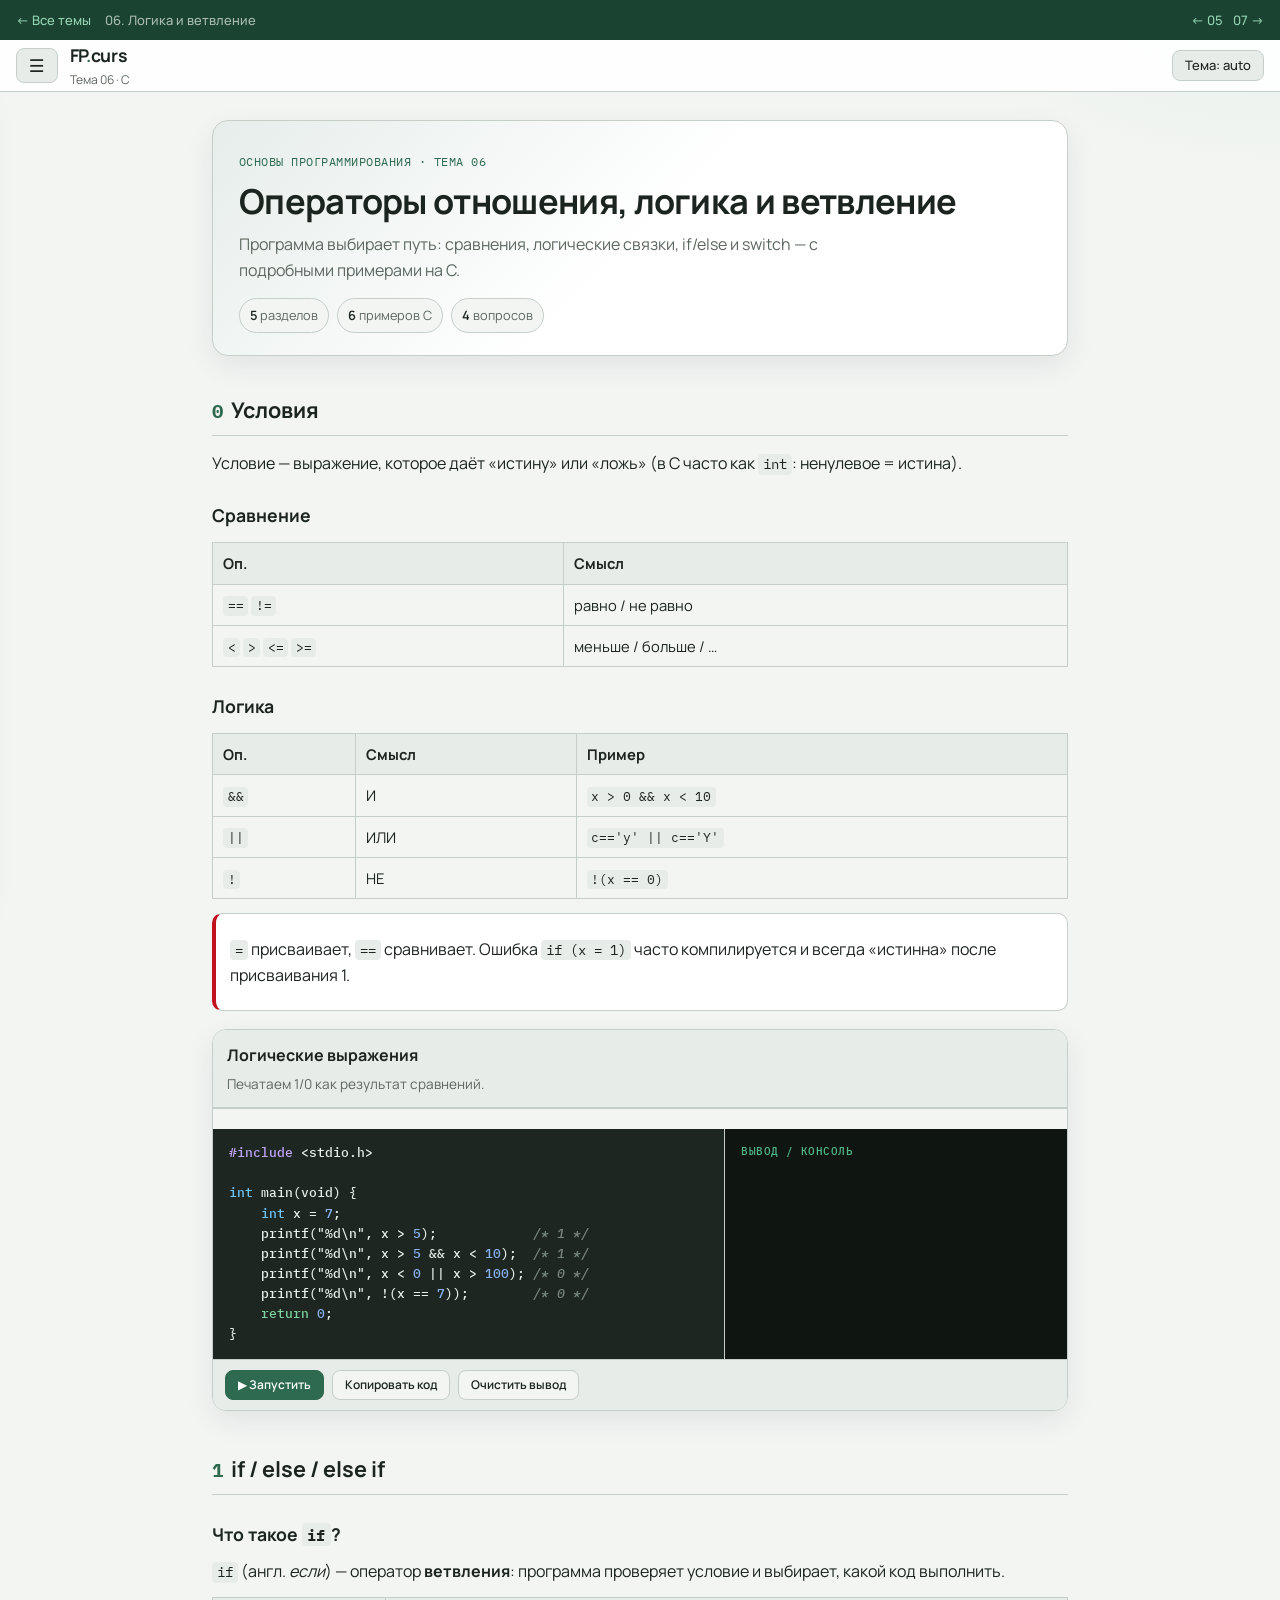
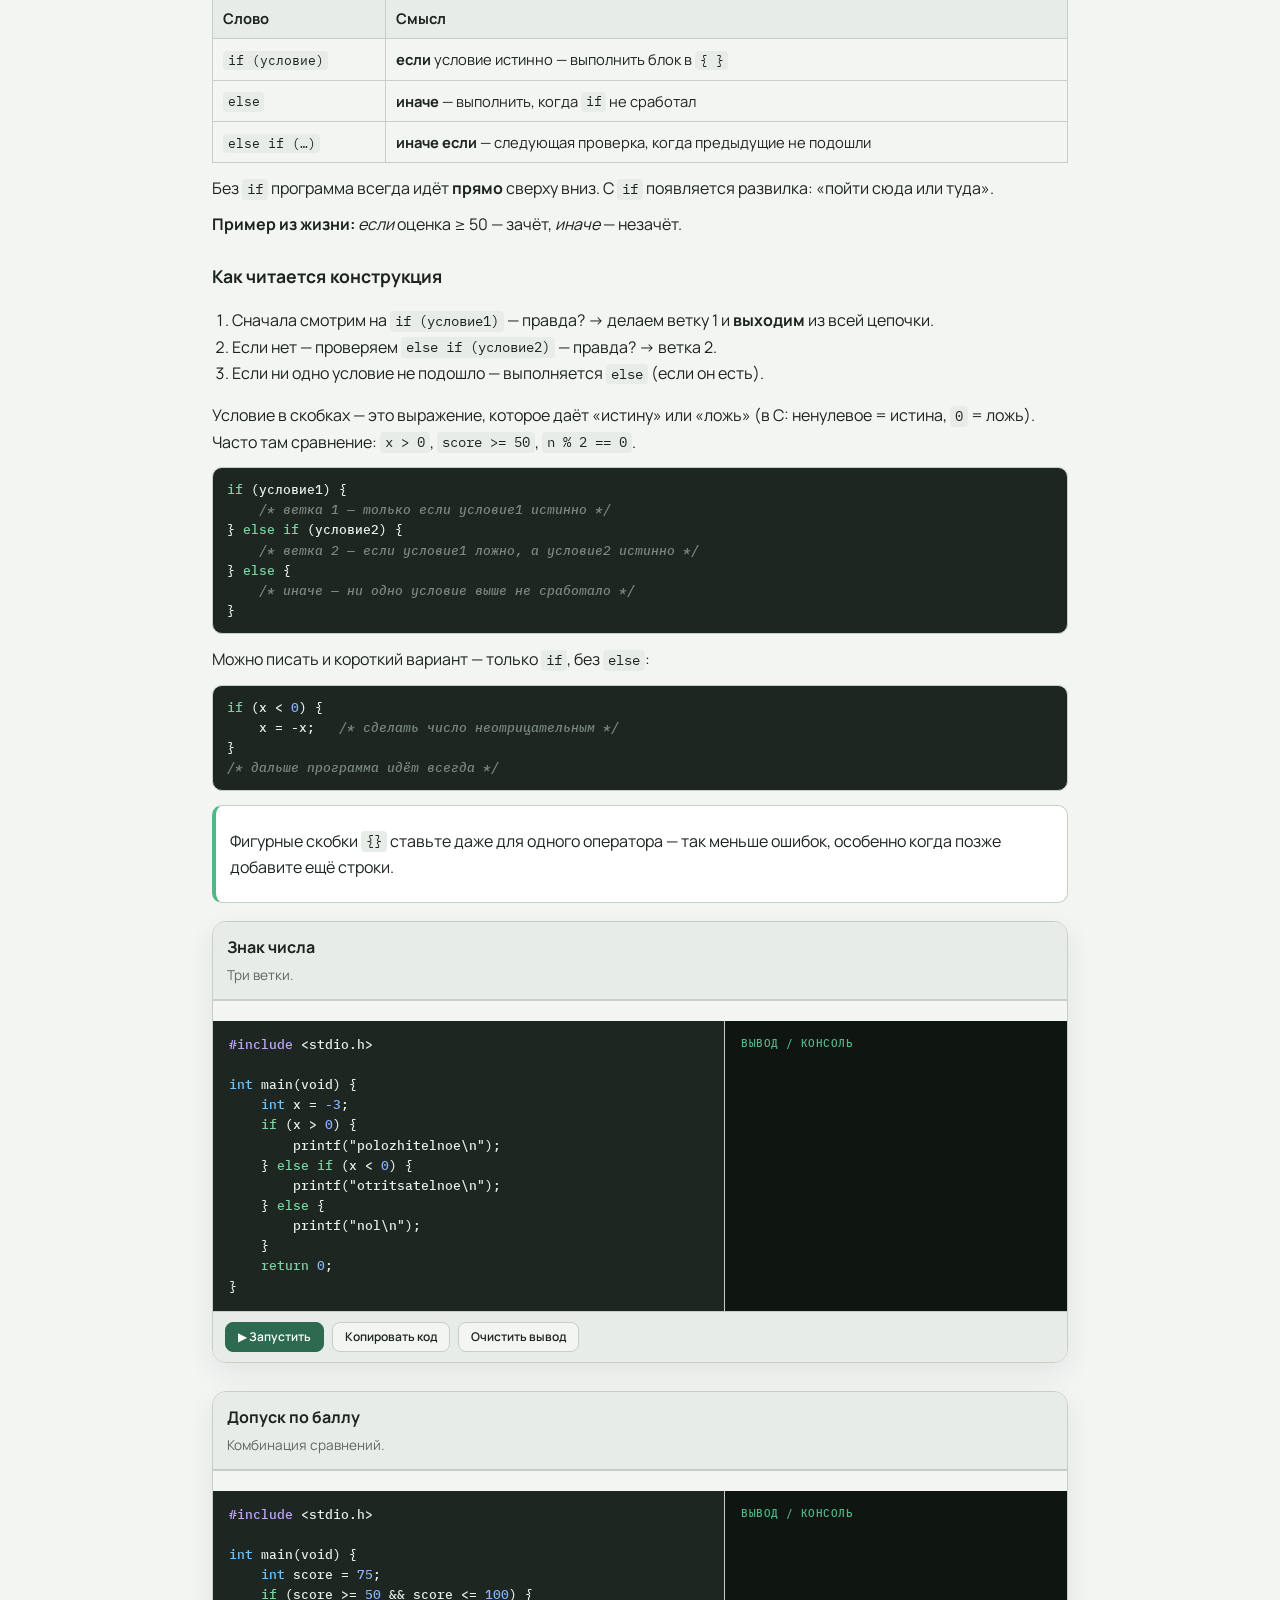
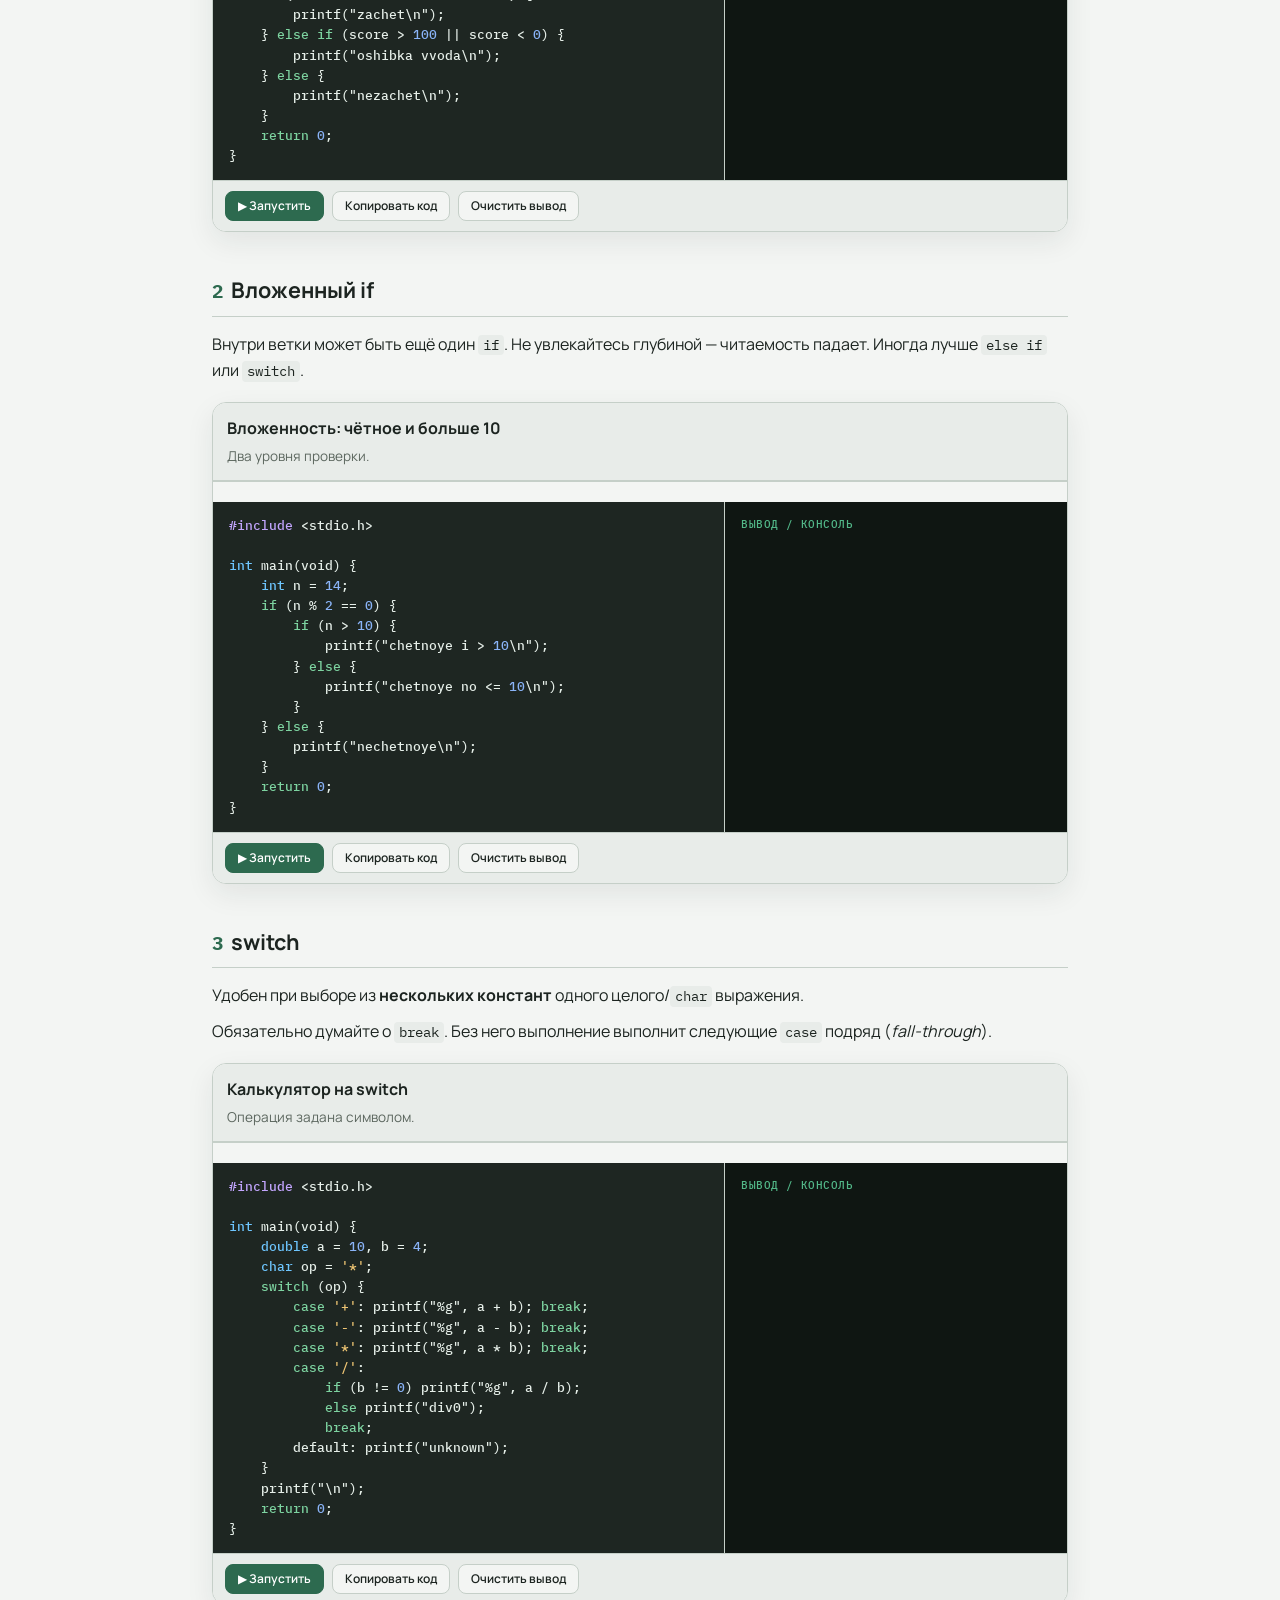
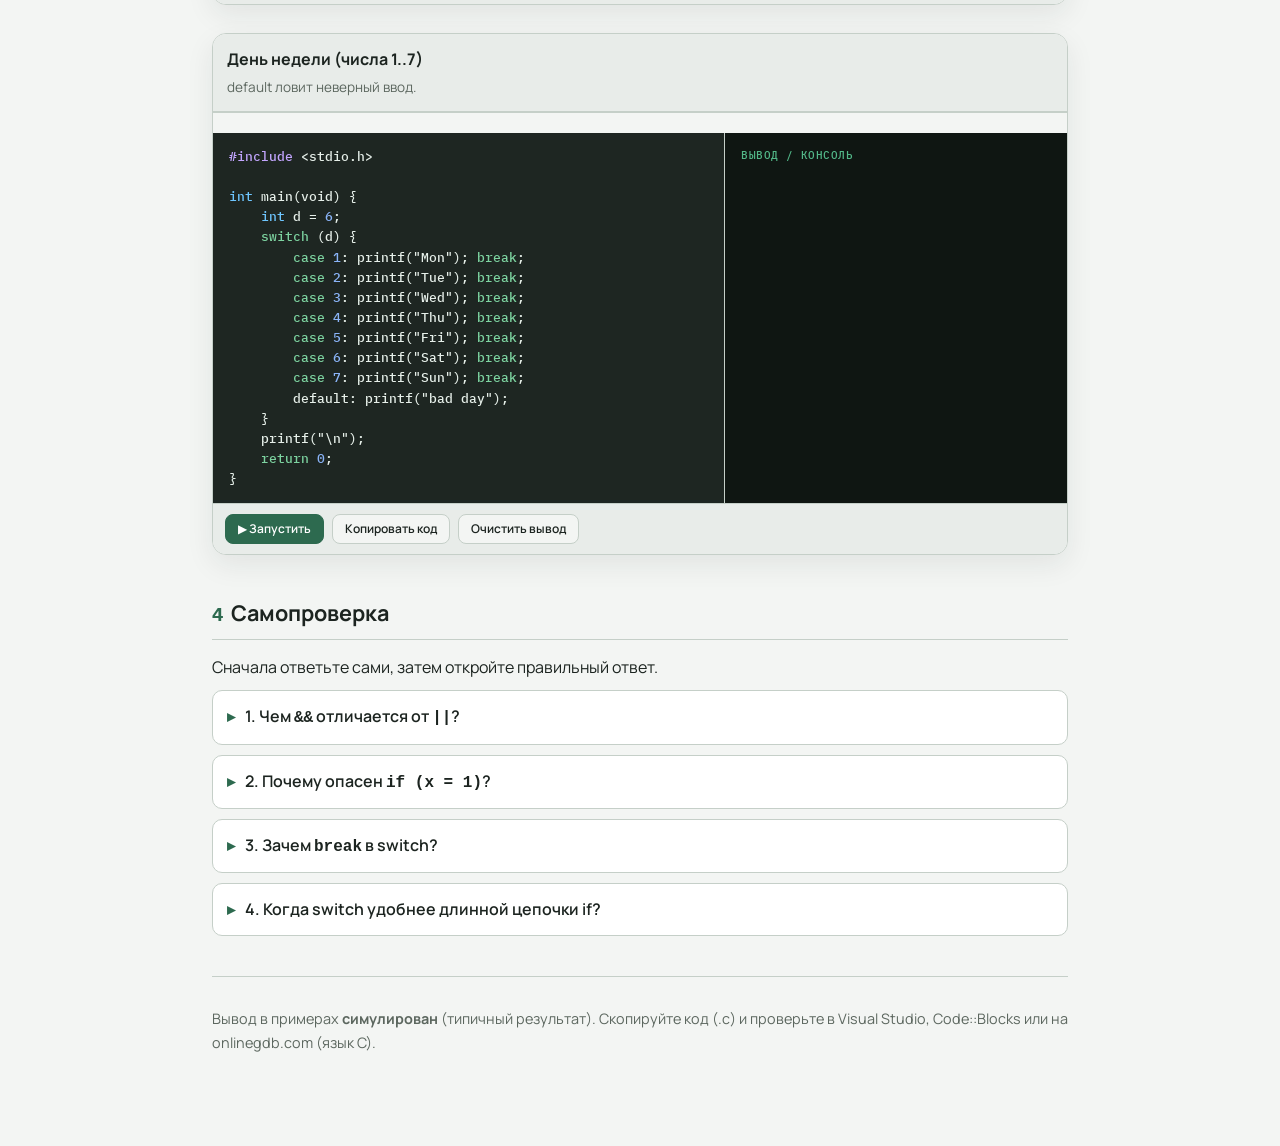
<file: teme/06-vetvlenie/index.html>
﻿<!DOCTYPE html>
<html lang="ru">
<head>
    <meta charset="UTF-8">
    <meta name="viewport" content="width=device-width, initial-scale=1">
    <title>Логика и ветвление — FP.curs</title>
    <meta name="description" content="Сравнения, && || !, if-else, вложенность, switch.">
    <link rel="preconnect" href="https://fonts.googleapis.com">
    <link rel="preconnect" href="https://fonts.gstatic.com" crossorigin>
    <link rel="stylesheet" href="https://fonts.googleapis.com/css2?family=IBM+Plex+Mono:wght@400;500;600&family=Manrope:wght@400;500;600;700;800&display=swap">
    <link rel="stylesheet" href="../../assets/lesson.css">
    <link rel="stylesheet" href="../../assets/course-nav.css">
</head>
<body>
    <header class="topbar">
        <button class="icon-btn menu-btn" id="menu" type="button" aria-label="Список тем курса" aria-expanded="false">☰</button>
        <a class="brand" href="../../index.html">
            <span class="brand-mark">FP<span>.</span>curs</span>
            <span class="brand-sub">Тема 06 · C</span>
        </a>
        <div class="topbar-actions">
            <button class="icon-btn" id="theme" type="button">Тема: auto</button>
        </div>
        <span class="progress" aria-hidden="true"></span>
    </header>
    <button type="button" class="nav-backdrop" id="nav-backdrop" aria-label="Закрыть меню" aria-hidden="true"></button>
    <div class="layout">
        <aside class="sidebar" id="sidebar" aria-label="Темы курса">
            <div class="search">
                <svg viewBox="0 0 16 16" fill="none" stroke="currentColor" stroke-width="1.6"><circle cx="7" cy="7" r="5"/><path d="m11 11 3.5 3.5"/></svg>
                <input id="search" type="search" placeholder="Поиск темы…" aria-label="Поиск темы">
            </div>
            <ol class="toc" id="toc"></ol>
            <p class="toc-empty" id="toc-empty" hidden>Ничего не найдено.</p>
        </aside>
        <main class="content" id="top">
            <div class="hero">
                <span class="kicker">Основы программирования · тема 06</span>
                <h1>Операторы отношения, логика и ветвление</h1>
                <p>Программа выбирает путь: сравнения, логические связки, if/else и switch — с подробными примерами на C.</p>
                <div class="hero-stats">
                    <span class="chip"><b id="stat-sections">0</b> разделов</span>
                    <span class="chip"><b id="stat-demos">0</b> примеров C</span>
                    <span class="chip"><b id="stat-qa">0</b> вопросов</span>
                </div>
            </div>
<section class="lesson" id="s0" data-num="0" data-title="Условия">
<script type="text/markdown">
Условие — выражение, которое даёт «истину» или «ложь» (в C часто как `int`: ненулевое = истина).

### Сравнение

| Оп. | Смысл |
|---|---|
| `==` `!=` | равно / не равно |
| `<` `>` `<=` `>=` | меньше / больше / … |

### Логика

| Оп. | Смысл | Пример |
|---|---|---|
| `&&` | И | `x > 0 && x < 10` |
| `||` | ИЛИ | `c=='y' || c=='Y'` |
| `!` | НЕ | `!(x == 0)` |

> [!WARN]
> `=` присваивает, `==` сравнивает. Ошибка `if (x = 1)` часто компилируется и всегда «истинна» после присваивания 1.
</script>

<div class="cpp" data-title="Логические выражения" data-desc="Печатаем 1/0 как результат сравнений.">
<script type="text/cpp">
#include <stdio.h>

int main(void) {
    int x = 7;
    printf("%d\n", x > 5);            /* 1 */
    printf("%d\n", x > 5 && x < 10);  /* 1 */
    printf("%d\n", x < 0 || x > 100); /* 0 */
    printf("%d\n", !(x == 7));        /* 0 */
    return 0;
}
</script>
<script type="application/json">{"stdout": "1\n1\n0\n0"}</script>
</div>
</section>

<section class="lesson" id="s1" data-num="1" data-title="if / else / else if">
<script type="text/markdown">
### Что такое `if`?

`if` (англ. *если*) — оператор **ветвления**: программа проверяет условие и выбирает, какой код выполнить.

| Слово | Смысл |
|---|---|
| `if (условие)` | **если** условие истинно — выполнить блок в `{ }` |
| `else` | **иначе** — выполнить, когда `if` не сработал |
| `else if (…)` | **иначе если** — следующая проверка, когда предыдущие не подошли |

Без `if` программа всегда идёт **прямо** сверху вниз. С `if` появляется развилка: «пойти сюда или туда».

**Пример из жизни:** *если* оценка ≥ 50 — зачёт, *иначе* — незачёт.

### Как читается конструкция

1. Сначала смотрим на `if (условие1)` — правда? → делаем ветку 1 и **выходим** из всей цепочки.
2. Если нет — проверяем `else if (условие2)` — правда? → ветка 2.
3. Если ни одно условие не подошло — выполняется `else` (если он есть).

Условие в скобках — это выражение, которое даёт «истину» или «ложь» (в C: ненулевое = истина, `0` = ложь). Часто там сравнение: `x > 0`, `score >= 50`, `n % 2 == 0`.

```c
if (условие1) {
    /* ветка 1 — только если условие1 истинно */
} else if (условие2) {
    /* ветка 2 — если условие1 ложно, а условие2 истинно */
} else {
    /* иначе — ни одно условие выше не сработало */
}
```

Можно писать и короткий вариант — только `if`, без `else`:

```c
if (x < 0) {
    x = -x;   /* сделать число неотрицательным */
}
/* дальше программа идёт всегда */
```

> [!TIP]
> Фигурные скобки `{}` ставьте даже для одного оператора — так меньше ошибок, особенно когда позже добавите ещё строки.
</script>

<div class="cpp" data-title="Знак числа" data-desc="Три ветки.">
<script type="text/cpp">
#include <stdio.h>

int main(void) {
    int x = -3;
    if (x > 0) {
        printf("polozhitelnoe\n");
    } else if (x < 0) {
        printf("otritsatelnoe\n");
    } else {
        printf("nol\n");
    }
    return 0;
}
</script>
<script type="application/json">{"stdout": "otritsatelnoe"}</script>
</div>

<div class="cpp" data-title="Допуск по баллу" data-desc="Комбинация сравнений.">
<script type="text/cpp">
#include <stdio.h>

int main(void) {
    int score = 75;
    if (score >= 50 && score <= 100) {
        printf("zachet\n");
    } else if (score > 100 || score < 0) {
        printf("oshibka vvoda\n");
    } else {
        printf("nezachet\n");
    }
    return 0;
}
</script>
<script type="application/json">{"stdout": "zachet"}</script>
</div>
</section>

<section class="lesson" id="s2" data-num="2" data-title="Вложенный if">
<script type="text/markdown">
Внутри ветки может быть ещё один `if`. Не увлекайтесь глубиной — читаемость падает. Иногда лучше `else if` или `switch`.
</script>

<div class="cpp" data-title="Вложенность: чётное и больше 10" data-desc="Два уровня проверки.">
<script type="text/cpp">
#include <stdio.h>

int main(void) {
    int n = 14;
    if (n % 2 == 0) {
        if (n > 10) {
            printf("chetnoye i > 10\n");
        } else {
            printf("chetnoye no <= 10\n");
        }
    } else {
        printf("nechetnoye\n");
    }
    return 0;
}
</script>
<script type="application/json">{"stdout": "chetnoye i > 10"}</script>
</div>
</section>

<section class="lesson" id="s3" data-num="3" data-title="switch">
<script type="text/markdown">
Удобен при выборе из **нескольких констант** одного целого/`char` выражения.

Обязательно думайте о `break`. Без него выполнение выполнит следующие `case` подряд (*fall-through*).
</script>

<div class="cpp" data-title="Калькулятор на switch" data-desc="Операция задана символом.">
<script type="text/cpp">
#include <stdio.h>

int main(void) {
    double a = 10, b = 4;
    char op = '*';
    switch (op) {
        case '+': printf("%g", a + b); break;
        case '-': printf("%g", a - b); break;
        case '*': printf("%g", a * b); break;
        case '/':
            if (b != 0) printf("%g", a / b);
            else printf("div0");
            break;
        default: printf("unknown");
    }
    printf("\n");
    return 0;
}
</script>
<script type="application/json">{"stdout": "40"}</script>
</div>

<div class="cpp" data-title="День недели (числа 1..7)" data-desc="default ловит неверный ввод.">
<script type="text/cpp">
#include <stdio.h>

int main(void) {
    int d = 6;
    switch (d) {
        case 1: printf("Mon"); break;
        case 2: printf("Tue"); break;
        case 3: printf("Wed"); break;
        case 4: printf("Thu"); break;
        case 5: printf("Fri"); break;
        case 6: printf("Sat"); break;
        case 7: printf("Sun"); break;
        default: printf("bad day");
    }
    printf("\n");
    return 0;
}
</script>
<script type="application/json">{"stdout": "Sat"}</script>
</div>
</section>

<section class="lesson" id="s4" data-num="4" data-title="Самопроверка">
<script type="text/markdown">
Сначала ответьте сами, затем откройте правильный ответ.
</script>
<details class="qa"><summary>1. Чем <code>&&</code> отличается от <code>||</code>?</summary><div class="qa-a">И требует оба истинных; ИЛИ — хотя бы один.</div></details>
<details class="qa"><summary>2. Почему опасен <code>if (x = 1)</code>?</summary><div class="qa-a">Это присваивание, не сравнение; условие обычно становится истинным.</div></details>
<details class="qa"><summary>3. Зачем <code>break</code> в switch?</summary><div class="qa-a">Чтобы не выполнять следующие case.</div></details>
<details class="qa"><summary>4. Когда switch удобнее длинной цепочки if?</summary><div class="qa-a">Когда ветвление идёт по одному дискретному значению среди констант.</div></details>
</section>

            <footer class="page-foot">
                <p>Вывод в примерах <strong>симулирован</strong> (типичный результат). Скопируйте код (.c) и проверьте в Visual Studio, Code::Blocks или на onlinegdb.com (язык C).</p>
            </footer>
        </main>
    </div>
    <button class="icon-btn to-top" type="button" aria-label="Наверх">↑</button>
    <script src="../../assets/lesson.js"></script>
    <script src="../../assets/course-nav.js"></script>
</body>
</html>
</file>
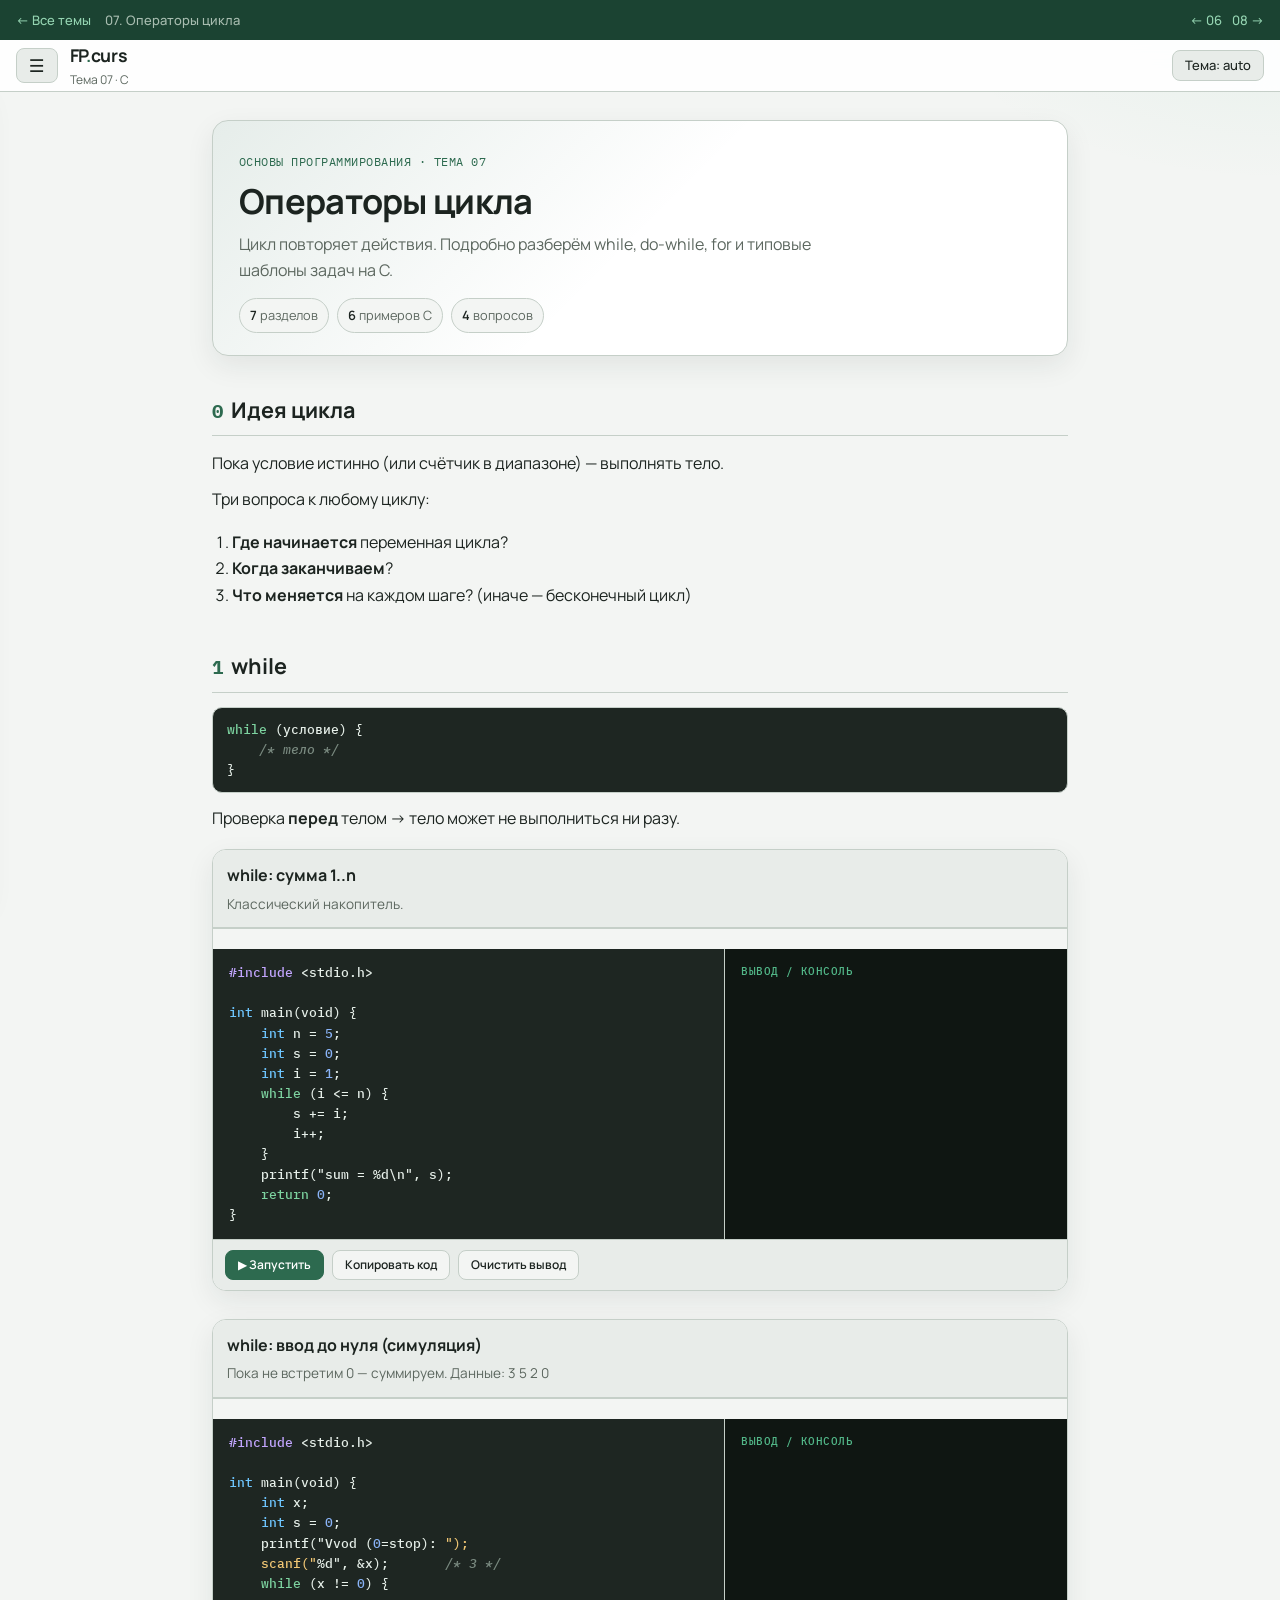
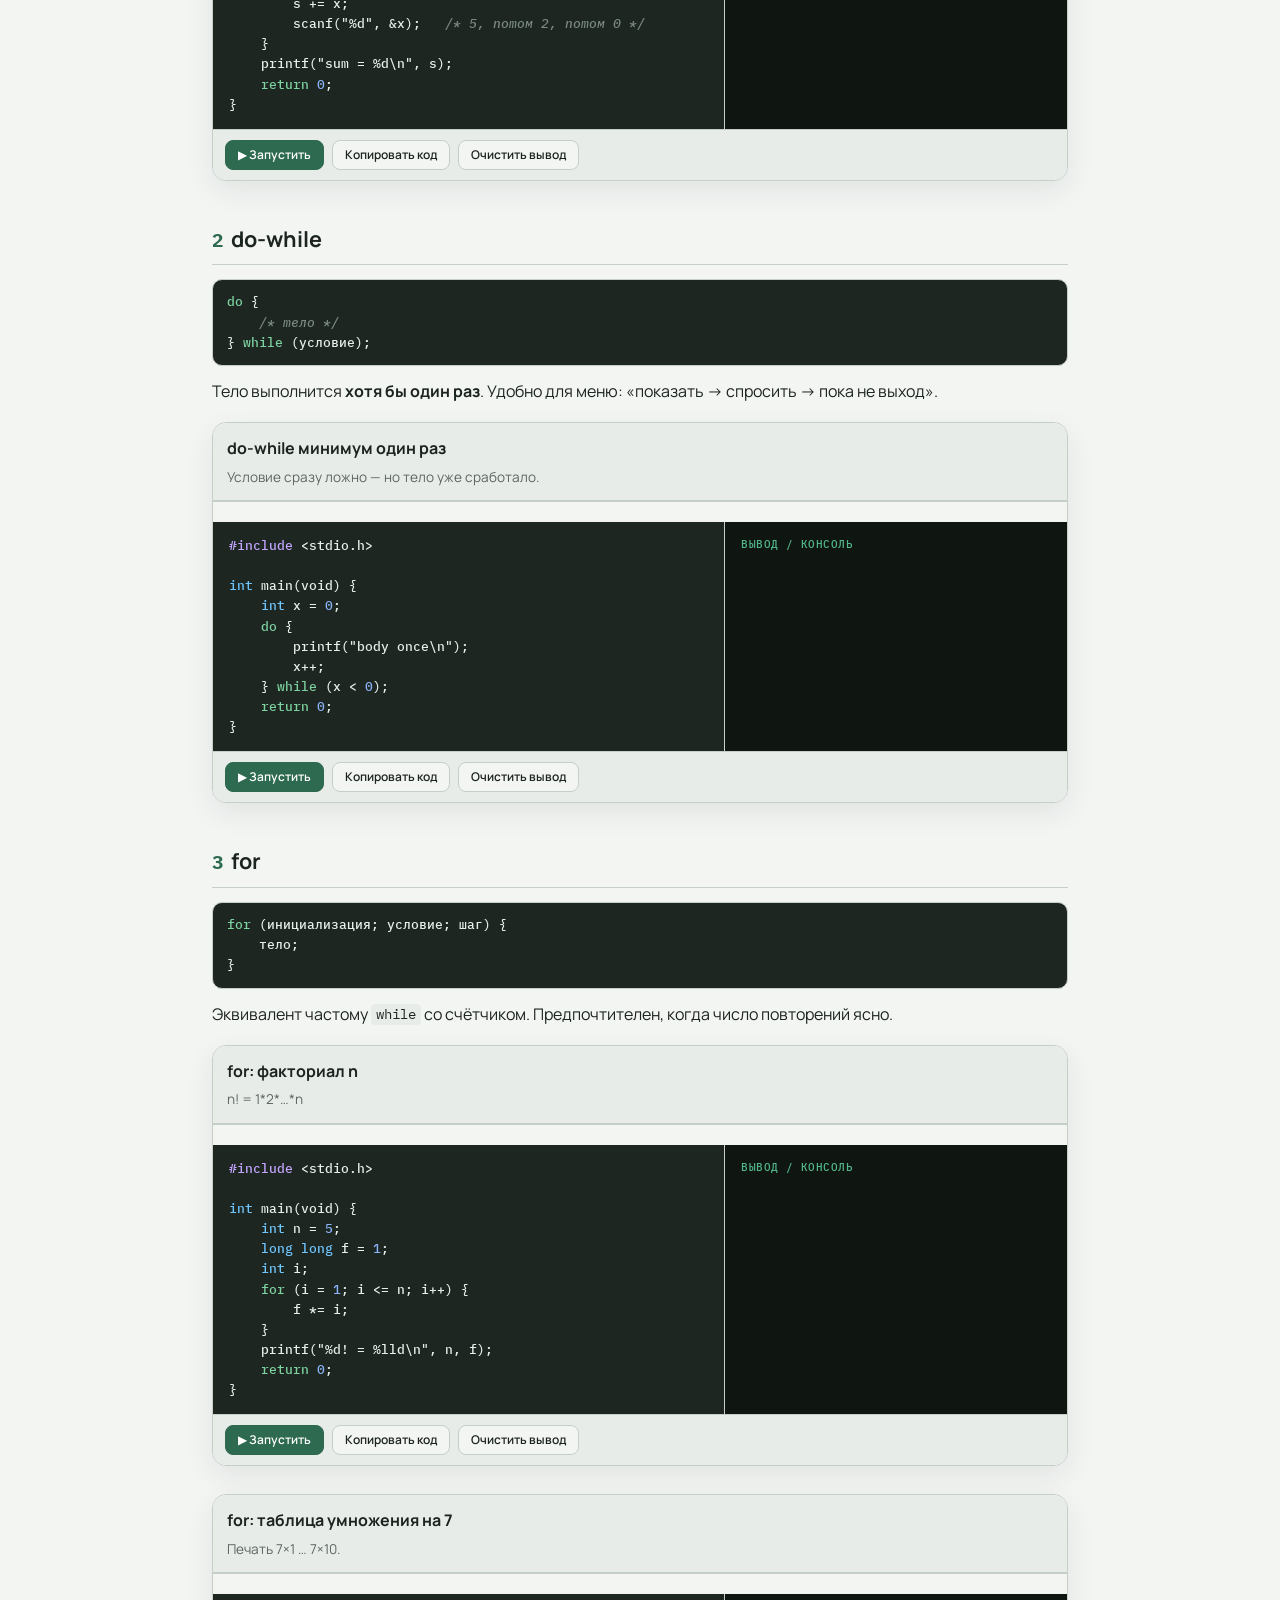
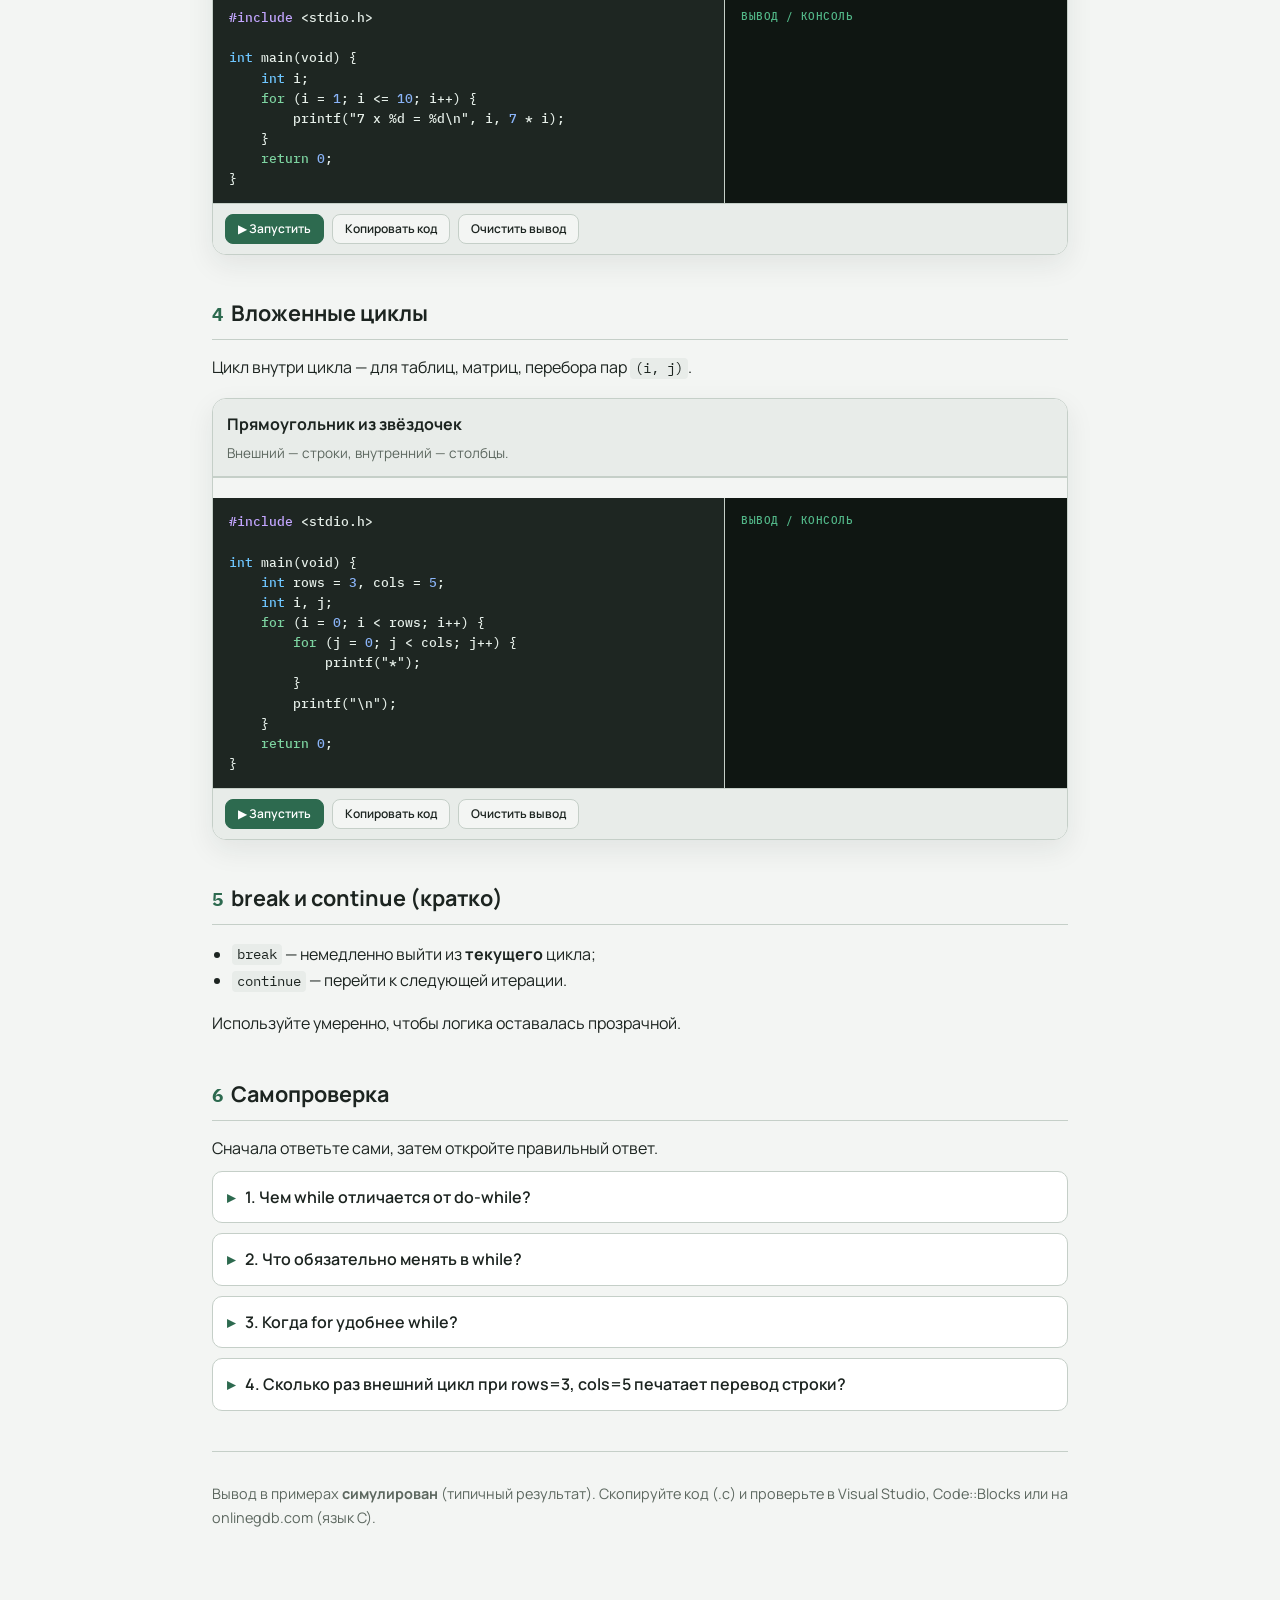
<file: teme/07-cikly/index.html>
﻿<!DOCTYPE html>
<html lang="ru">
<head>
    <meta charset="UTF-8">
    <meta name="viewport" content="width=device-width, initial-scale=1">
    <title>Операторы цикла — FP.curs</title>
    <meta name="description" content="while, do-while, for, вложенные циклы, типичные задачи.">
    <link rel="preconnect" href="https://fonts.googleapis.com">
    <link rel="preconnect" href="https://fonts.gstatic.com" crossorigin>
    <link rel="stylesheet" href="https://fonts.googleapis.com/css2?family=IBM+Plex+Mono:wght@400;500;600&family=Manrope:wght@400;500;600;700;800&display=swap">
    <link rel="stylesheet" href="../../assets/lesson.css">
    <link rel="stylesheet" href="../../assets/course-nav.css">
</head>
<body>
    <header class="topbar">
        <button class="icon-btn menu-btn" id="menu" type="button" aria-label="Список тем курса" aria-expanded="false">☰</button>
        <a class="brand" href="../../index.html">
            <span class="brand-mark">FP<span>.</span>curs</span>
            <span class="brand-sub">Тема 07 · C</span>
        </a>
        <div class="topbar-actions">
            <button class="icon-btn" id="theme" type="button">Тема: auto</button>
        </div>
        <span class="progress" aria-hidden="true"></span>
    </header>
    <button type="button" class="nav-backdrop" id="nav-backdrop" aria-label="Закрыть меню" aria-hidden="true"></button>
    <div class="layout">
        <aside class="sidebar" id="sidebar" aria-label="Темы курса">
            <div class="search">
                <svg viewBox="0 0 16 16" fill="none" stroke="currentColor" stroke-width="1.6"><circle cx="7" cy="7" r="5"/><path d="m11 11 3.5 3.5"/></svg>
                <input id="search" type="search" placeholder="Поиск темы…" aria-label="Поиск темы">
            </div>
            <ol class="toc" id="toc"></ol>
            <p class="toc-empty" id="toc-empty" hidden>Ничего не найдено.</p>
        </aside>
        <main class="content" id="top">
            <div class="hero">
                <span class="kicker">Основы программирования · тема 07</span>
                <h1>Операторы цикла</h1>
                <p>Цикл повторяет действия. Подробно разберём while, do-while, for и типовые шаблоны задач на C.</p>
                <div class="hero-stats">
                    <span class="chip"><b id="stat-sections">0</b> разделов</span>
                    <span class="chip"><b id="stat-demos">0</b> примеров C</span>
                    <span class="chip"><b id="stat-qa">0</b> вопросов</span>
                </div>
            </div>
<section class="lesson" id="s0" data-num="0" data-title="Идея цикла">
<script type="text/markdown">
Пока условие истинно (или счётчик в диапазоне) — выполнять тело.

Три вопроса к любому циклу:

1. **Где начинается** переменная цикла?
2. **Когда заканчиваем**?
3. **Что меняется** на каждом шаге? (иначе — бесконечный цикл)
</script>
</section>

<section class="lesson" id="s1" data-num="1" data-title="while">
<script type="text/markdown">
```c
while (условие) {
    /* тело */
}
```

Проверка **перед** телом → тело может не выполниться ни разу.
</script>

<div class="cpp" data-title="while: сумма 1..n" data-desc="Классический накопитель.">
<script type="text/cpp">
#include <stdio.h>

int main(void) {
    int n = 5;
    int s = 0;
    int i = 1;
    while (i <= n) {
        s += i;
        i++;
    }
    printf("sum = %d\n", s);
    return 0;
}
</script>
<script type="application/json">{"stdout": "sum = 15"}</script>
</div>

<div class="cpp" data-title="while: ввод до нуля (симуляция)" data-desc="Пока не встретим 0 — суммируем. Данные: 3 5 2 0">
<script type="text/cpp">
#include <stdio.h>

int main(void) {
    int x;
    int s = 0;
    printf("Vvod (0=stop): ");
    scanf("%d", &x);       /* 3 */
    while (x != 0) {
        s += x;
        scanf("%d", &x);   /* 5, потом 2, потом 0 */
    }
    printf("sum = %d\n", s);
    return 0;
}
</script>
<script type="application/json">{"stdout": "Vvod (0=stop): 3 5 2 0\nsum = 10"}</script>
</div>
</section>

<section class="lesson" id="s2" data-num="2" data-title="do-while">
<script type="text/markdown">
```c
do {
    /* тело */
} while (условие);
```

Тело выполнится **хотя бы один раз**. Удобно для меню: «показать → спросить → пока не выход».
</script>

<div class="cpp" data-title="do-while минимум один раз" data-desc="Условие сразу ложно — но тело уже сработало.">
<script type="text/cpp">
#include <stdio.h>

int main(void) {
    int x = 0;
    do {
        printf("body once\n");
        x++;
    } while (x < 0);
    return 0;
}
</script>
<script type="application/json">{"stdout": "body once"}</script>
</div>
</section>

<section class="lesson" id="s3" data-num="3" data-title="for">
<script type="text/markdown">
```c
for (инициализация; условие; шаг) {
    тело;
}
```

Эквивалент частому `while` со счётчиком. Предпочтителен, когда число повторений ясно.
</script>

<div class="cpp" data-title="for: факториал n" data-desc="n! = 1*2*…*n">
<script type="text/cpp">
#include <stdio.h>

int main(void) {
    int n = 5;
    long long f = 1;
    int i;
    for (i = 1; i <= n; i++) {
        f *= i;
    }
    printf("%d! = %lld\n", n, f);
    return 0;
}
</script>
<script type="application/json">{"stdout": "5! = 120"}</script>
</div>

<div class="cpp" data-title="for: таблица умножения на 7" data-desc="Печать 7×1 … 7×10.">
<script type="text/cpp">
#include <stdio.h>

int main(void) {
    int i;
    for (i = 1; i <= 10; i++) {
        printf("7 x %d = %d\n", i, 7 * i);
    }
    return 0;
}
</script>
<script type="application/json">{"stdout": "7 x 1 = 7\n7 x 2 = 14\n7 x 3 = 21\n7 x 4 = 28\n7 x 5 = 35\n7 x 6 = 42\n7 x 7 = 49\n7 x 8 = 56\n7 x 9 = 63\n7 x 10 = 70"}</script>
</div>
</section>

<section class="lesson" id="s4" data-num="4" data-title="Вложенные циклы">
<script type="text/markdown">
Цикл внутри цикла — для таблиц, матриц, перебора пар `(i, j)`.
</script>

<div class="cpp" data-title="Прямоугольник из звёздочек" data-desc="Внешний — строки, внутренний — столбцы.">
<script type="text/cpp">
#include <stdio.h>

int main(void) {
    int rows = 3, cols = 5;
    int i, j;
    for (i = 0; i < rows; i++) {
        for (j = 0; j < cols; j++) {
            printf("*");
        }
        printf("\n");
    }
    return 0;
}
</script>
<script type="application/json">{"stdout": "*****\n*****\n*****"}</script>
</div>
</section>

<section class="lesson" id="s5" data-num="5" data-title="break и continue (кратко)">
<script type="text/markdown">
- `break` — немедленно выйти из **текущего** цикла;
- `continue` — перейти к следующей итерации.

Используйте умеренно, чтобы логика оставалась прозрачной.
</script>
</section>

<section class="lesson" id="s6" data-num="6" data-title="Самопроверка">
<script type="text/markdown">
Сначала ответьте сами, затем откройте правильный ответ.
</script>
<details class="qa"><summary>1. Чем while отличается от do-while?</summary><div class="qa-a">do-while выполнит тело хотя бы один раз.</div></details>
<details class="qa"><summary>2. Что обязательно менять в while?</summary><div class="qa-a">Переменную, от которой зависит условие — иначе бесконечный цикл.</div></details>
<details class="qa"><summary>3. Когда for удобнее while?</summary><div class="qa-a">Когда есть явный счётчик и известны границы.</div></details>
<details class="qa"><summary>4. Сколько раз внешний цикл при rows=3, cols=5 печатает перевод строки?</summary><div class="qa-a">3 раза (по числу строк).</div></details>
</section>

            <footer class="page-foot">
                <p>Вывод в примерах <strong>симулирован</strong> (типичный результат). Скопируйте код (.c) и проверьте в Visual Studio, Code::Blocks или на onlinegdb.com (язык C).</p>
            </footer>
        </main>
    </div>
    <button class="icon-btn to-top" type="button" aria-label="Наверх">↑</button>
    <script src="../../assets/lesson.js"></script>
    <script src="../../assets/course-nav.js"></script>
</body>
</html>
</file>
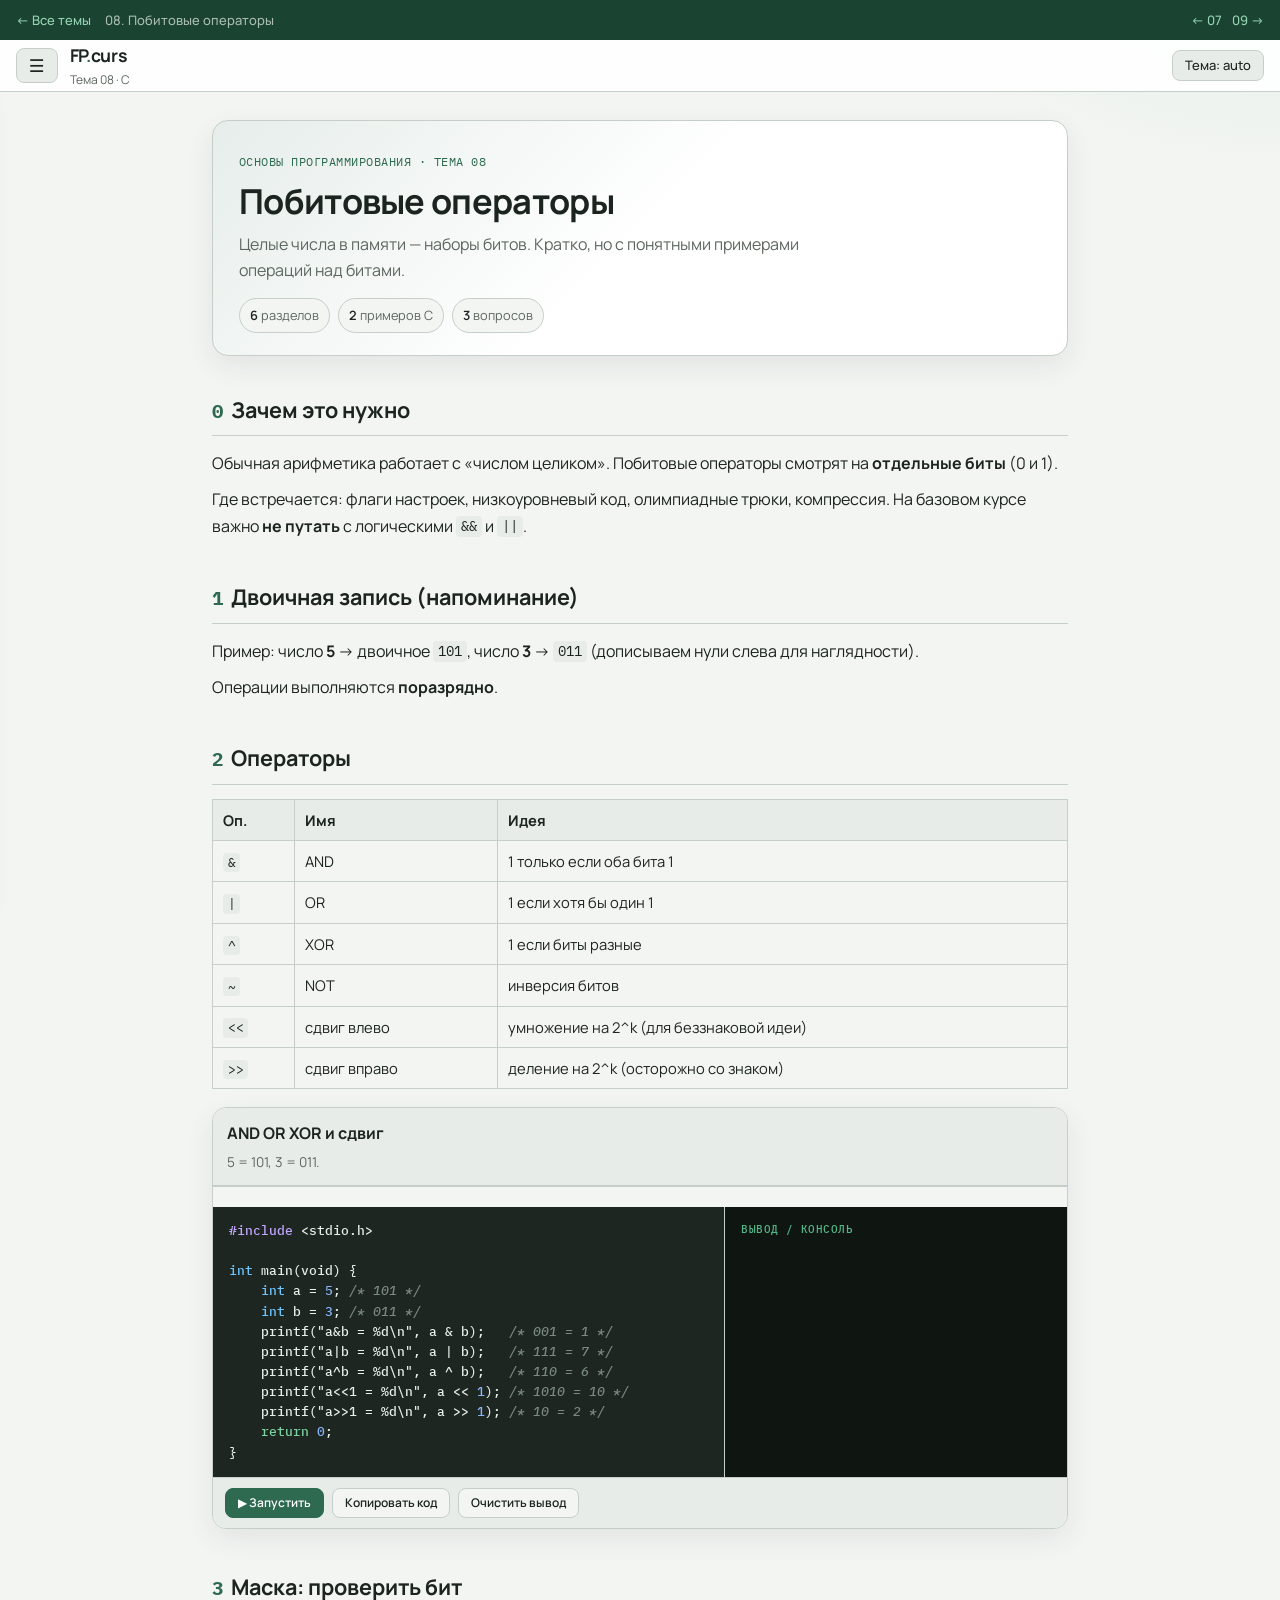
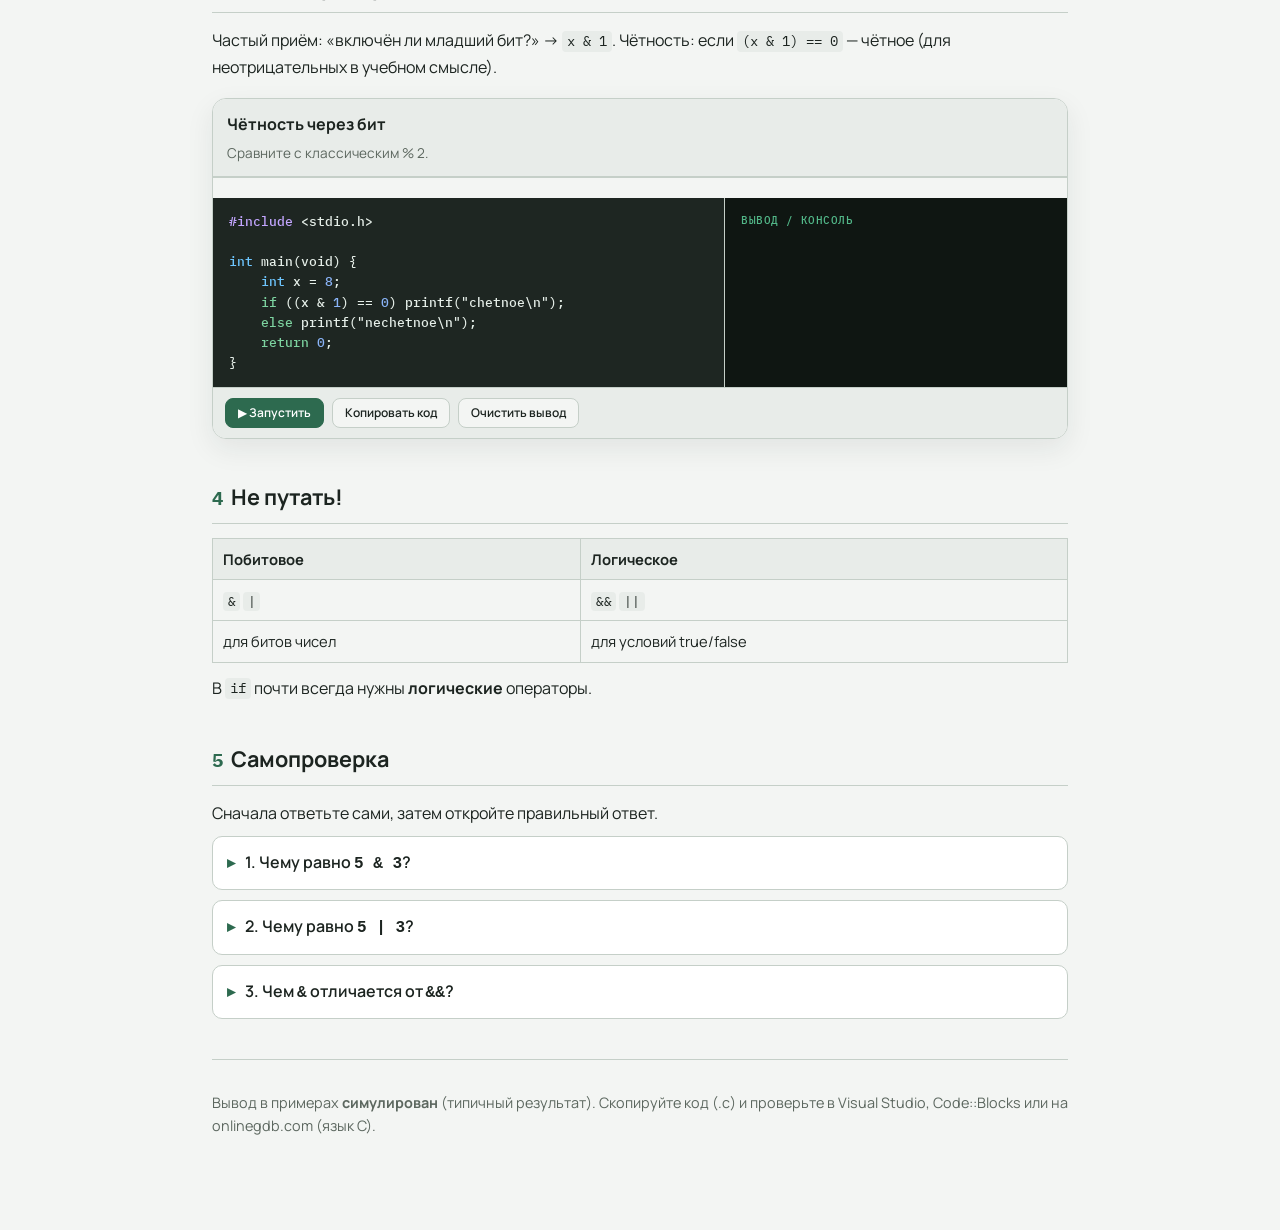
<file: teme/08-bitovye/index.html>
﻿<!DOCTYPE html>
<html lang="ru">
<head>
    <meta charset="UTF-8">
    <meta name="viewport" content="width=device-width, initial-scale=1">
    <title>Побитовые операторы — FP.curs</title>
    <meta name="description" content="Биты, маски, &, |, ^, ~, сдвиги — с примерами на C.">
    <link rel="preconnect" href="https://fonts.googleapis.com">
    <link rel="preconnect" href="https://fonts.gstatic.com" crossorigin>
    <link rel="stylesheet" href="https://fonts.googleapis.com/css2?family=IBM+Plex+Mono:wght@400;500;600&family=Manrope:wght@400;500;600;700;800&display=swap">
    <link rel="stylesheet" href="../../assets/lesson.css">
    <link rel="stylesheet" href="../../assets/course-nav.css">
</head>
<body>
    <header class="topbar">
        <button class="icon-btn menu-btn" id="menu" type="button" aria-label="Список тем курса" aria-expanded="false">☰</button>
        <a class="brand" href="../../index.html">
            <span class="brand-mark">FP<span>.</span>curs</span>
            <span class="brand-sub">Тема 08 · C</span>
        </a>
        <div class="topbar-actions">
            <button class="icon-btn" id="theme" type="button">Тема: auto</button>
        </div>
        <span class="progress" aria-hidden="true"></span>
    </header>
    <button type="button" class="nav-backdrop" id="nav-backdrop" aria-label="Закрыть меню" aria-hidden="true"></button>
    <div class="layout">
        <aside class="sidebar" id="sidebar" aria-label="Темы курса">
            <div class="search">
                <svg viewBox="0 0 16 16" fill="none" stroke="currentColor" stroke-width="1.6"><circle cx="7" cy="7" r="5"/><path d="m11 11 3.5 3.5"/></svg>
                <input id="search" type="search" placeholder="Поиск темы…" aria-label="Поиск темы">
            </div>
            <ol class="toc" id="toc"></ol>
            <p class="toc-empty" id="toc-empty" hidden>Ничего не найдено.</p>
        </aside>
        <main class="content" id="top">
            <div class="hero">
                <span class="kicker">Основы программирования · тема 08</span>
                <h1>Побитовые операторы</h1>
                <p>Целые числа в памяти — наборы битов. Кратко, но с понятными примерами операций над битами.</p>
                <div class="hero-stats">
                    <span class="chip"><b id="stat-sections">0</b> разделов</span>
                    <span class="chip"><b id="stat-demos">0</b> примеров C</span>
                    <span class="chip"><b id="stat-qa">0</b> вопросов</span>
                </div>
            </div>
<section class="lesson" id="s0" data-num="0" data-title="Зачем это нужно">
<script type="text/markdown">
Обычная арифметика работает с «числом целиком». Побитовые операторы смотрят на **отдельные биты** (0 и 1).

Где встречается: флаги настроек, низкоуровневый код, олимпиадные трюки, компрессия. На базовом курсе важно **не путать** с логическими `&&` и `||`.
</script>
</section>

<section class="lesson" id="s1" data-num="1" data-title="Двоичная запись (напоминание)">
<script type="text/markdown">
Пример: число **5** → двоичное `101`, число **3** → `011` (дописываем нули слева для наглядности).

Операции выполняются **поразрядно**.
</script>
</section>

<section class="lesson" id="s2" data-num="2" data-title="Операторы">
<script type="text/markdown">
| Оп. | Имя | Идея |
|---|---|---|
| `&` | AND | 1 только если оба бита 1 |
| `|` | OR | 1 если хотя бы один 1 |
| `^` | XOR | 1 если биты разные |
| `~` | NOT | инверсия битов |
| `<<` | сдвиг влево | умножение на 2^k (для беззнаковой идеи) |
| `>>` | сдвиг вправо | деление на 2^k (осторожно со знаком) |
</script>

<div class="cpp" data-title="AND OR XOR и сдвиг" data-desc="5 = 101, 3 = 011.">
<script type="text/cpp">
#include <stdio.h>

int main(void) {
    int a = 5; /* 101 */
    int b = 3; /* 011 */
    printf("a&b = %d\n", a & b);   /* 001 = 1 */
    printf("a|b = %d\n", a | b);   /* 111 = 7 */
    printf("a^b = %d\n", a ^ b);   /* 110 = 6 */
    printf("a<<1 = %d\n", a << 1); /* 1010 = 10 */
    printf("a>>1 = %d\n", a >> 1); /* 10 = 2 */
    return 0;
}
</script>
<script type="application/json">{"stdout": "a&b = 1\na|b = 7\na^b = 6\na<<1 = 10\na>>1 = 2"}</script>
</div>
</section>

<section class="lesson" id="s3" data-num="3" data-title="Маска: проверить бит">
<script type="text/markdown">
Частый приём: «включён ли младший бит?» → `x & 1`.  
Чётность: если `(x & 1) == 0` — чётное (для неотрицательных в учебном смысле).
</script>

<div class="cpp" data-title="Чётность через бит" data-desc="Сравните с классическим % 2.">
<script type="text/cpp">
#include <stdio.h>

int main(void) {
    int x = 8;
    if ((x & 1) == 0) printf("chetnoe\n");
    else printf("nechetnoe\n");
    return 0;
}
</script>
<script type="application/json">{"stdout": "chetnoe"}</script>
</div>
</section>

<section class="lesson" id="s4" data-num="4" data-title="Не путать!">
<script type="text/markdown">
| Побитовое | Логическое |
|---|---|
| `&` `|` | `&&` `||` |
| для битов чисел | для условий true/false |

В `if` почти всегда нужны **логические** операторы.
</script>
</section>

<section class="lesson" id="s5" data-num="5" data-title="Самопроверка">
<script type="text/markdown">
Сначала ответьте сами, затем откройте правильный ответ.
</script>
<details class="qa"><summary>1. Чему равно <code>5 &amp; 3</code>?</summary><div class="qa-a">1.</div></details>
<details class="qa"><summary>2. Чему равно <code>5 | 3</code>?</summary><div class="qa-a">7.</div></details>
<details class="qa"><summary>3. Чем <code>&amp;</code> отличается от <code>&amp;&amp;</code>?</summary><div class="qa-a">Побитовое И против логического И в условиях.</div></details>
</section>

            <footer class="page-foot">
                <p>Вывод в примерах <strong>симулирован</strong> (типичный результат). Скопируйте код (.c) и проверьте в Visual Studio, Code::Blocks или на onlinegdb.com (язык C).</p>
            </footer>
        </main>
    </div>
    <button class="icon-btn to-top" type="button" aria-label="Наверх">↑</button>
    <script src="../../assets/lesson.js"></script>
    <script src="../../assets/course-nav.js"></script>
</body>
</html>
</file>
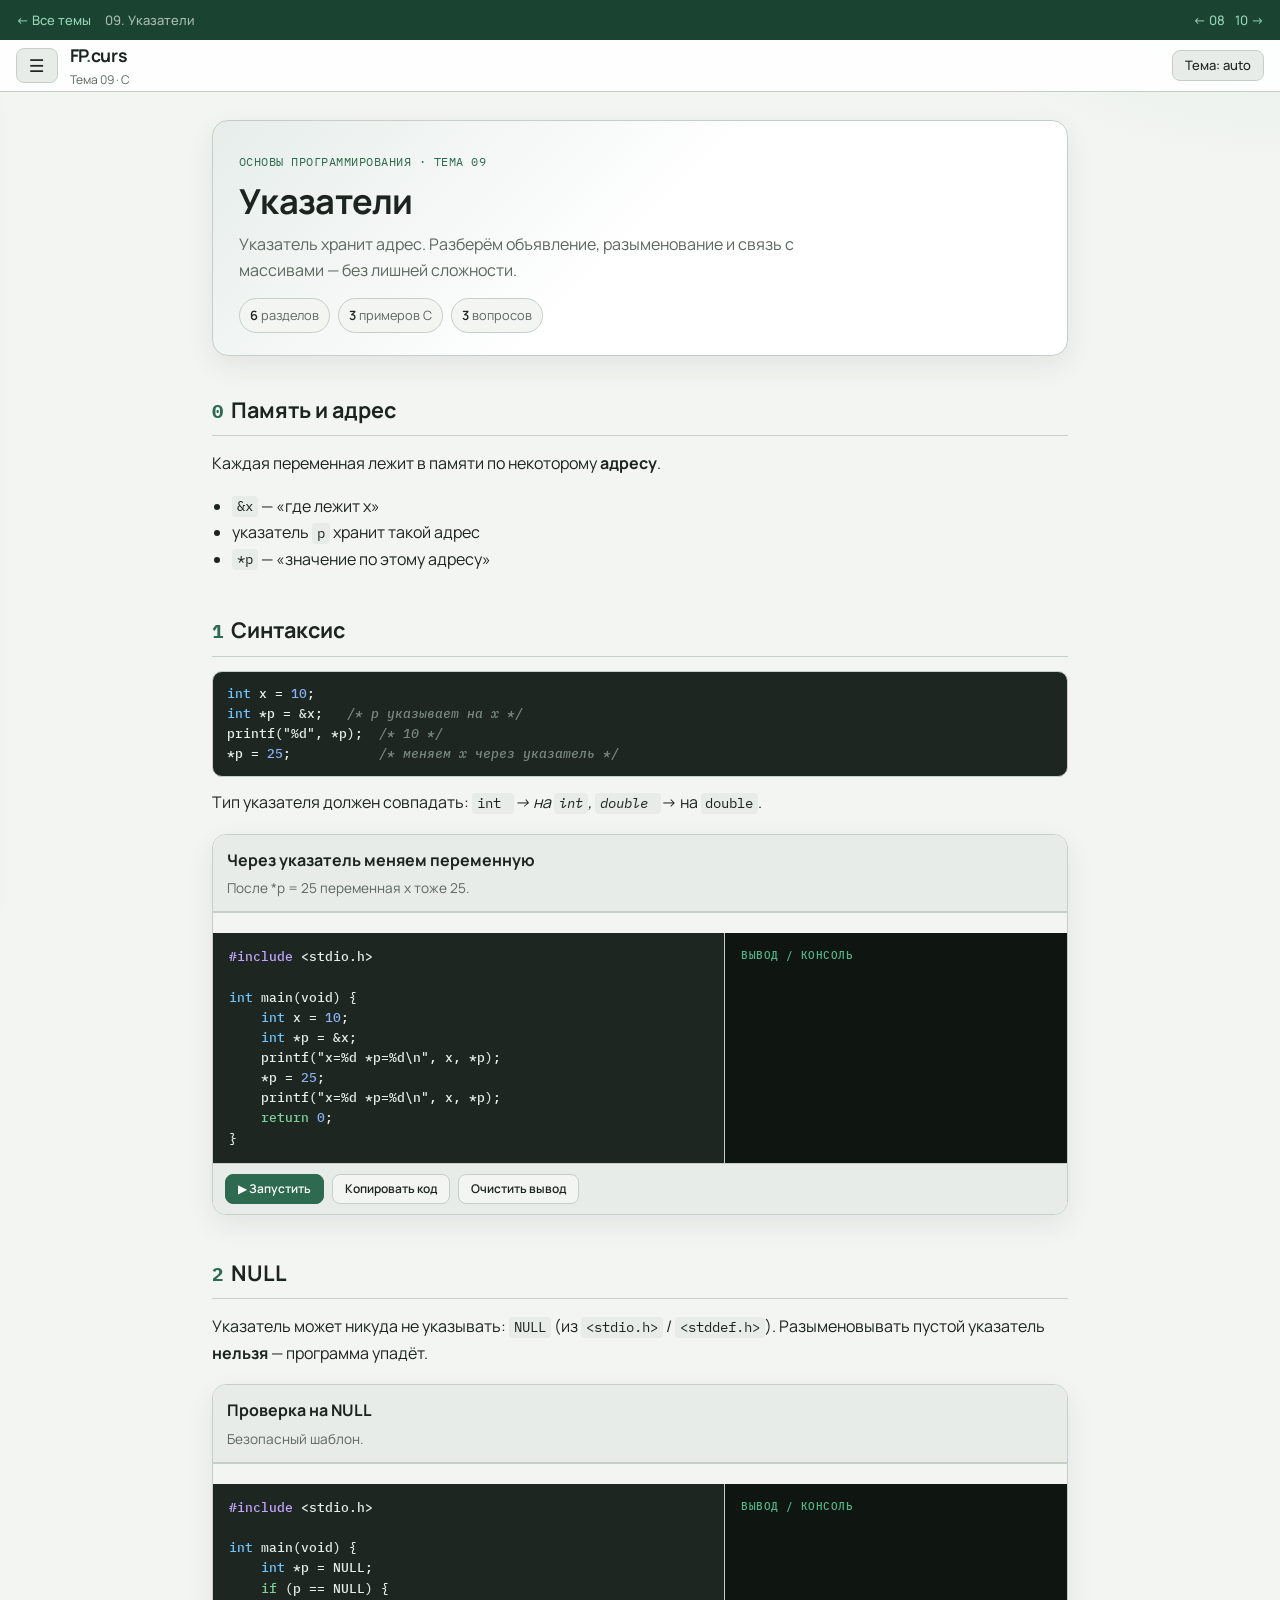
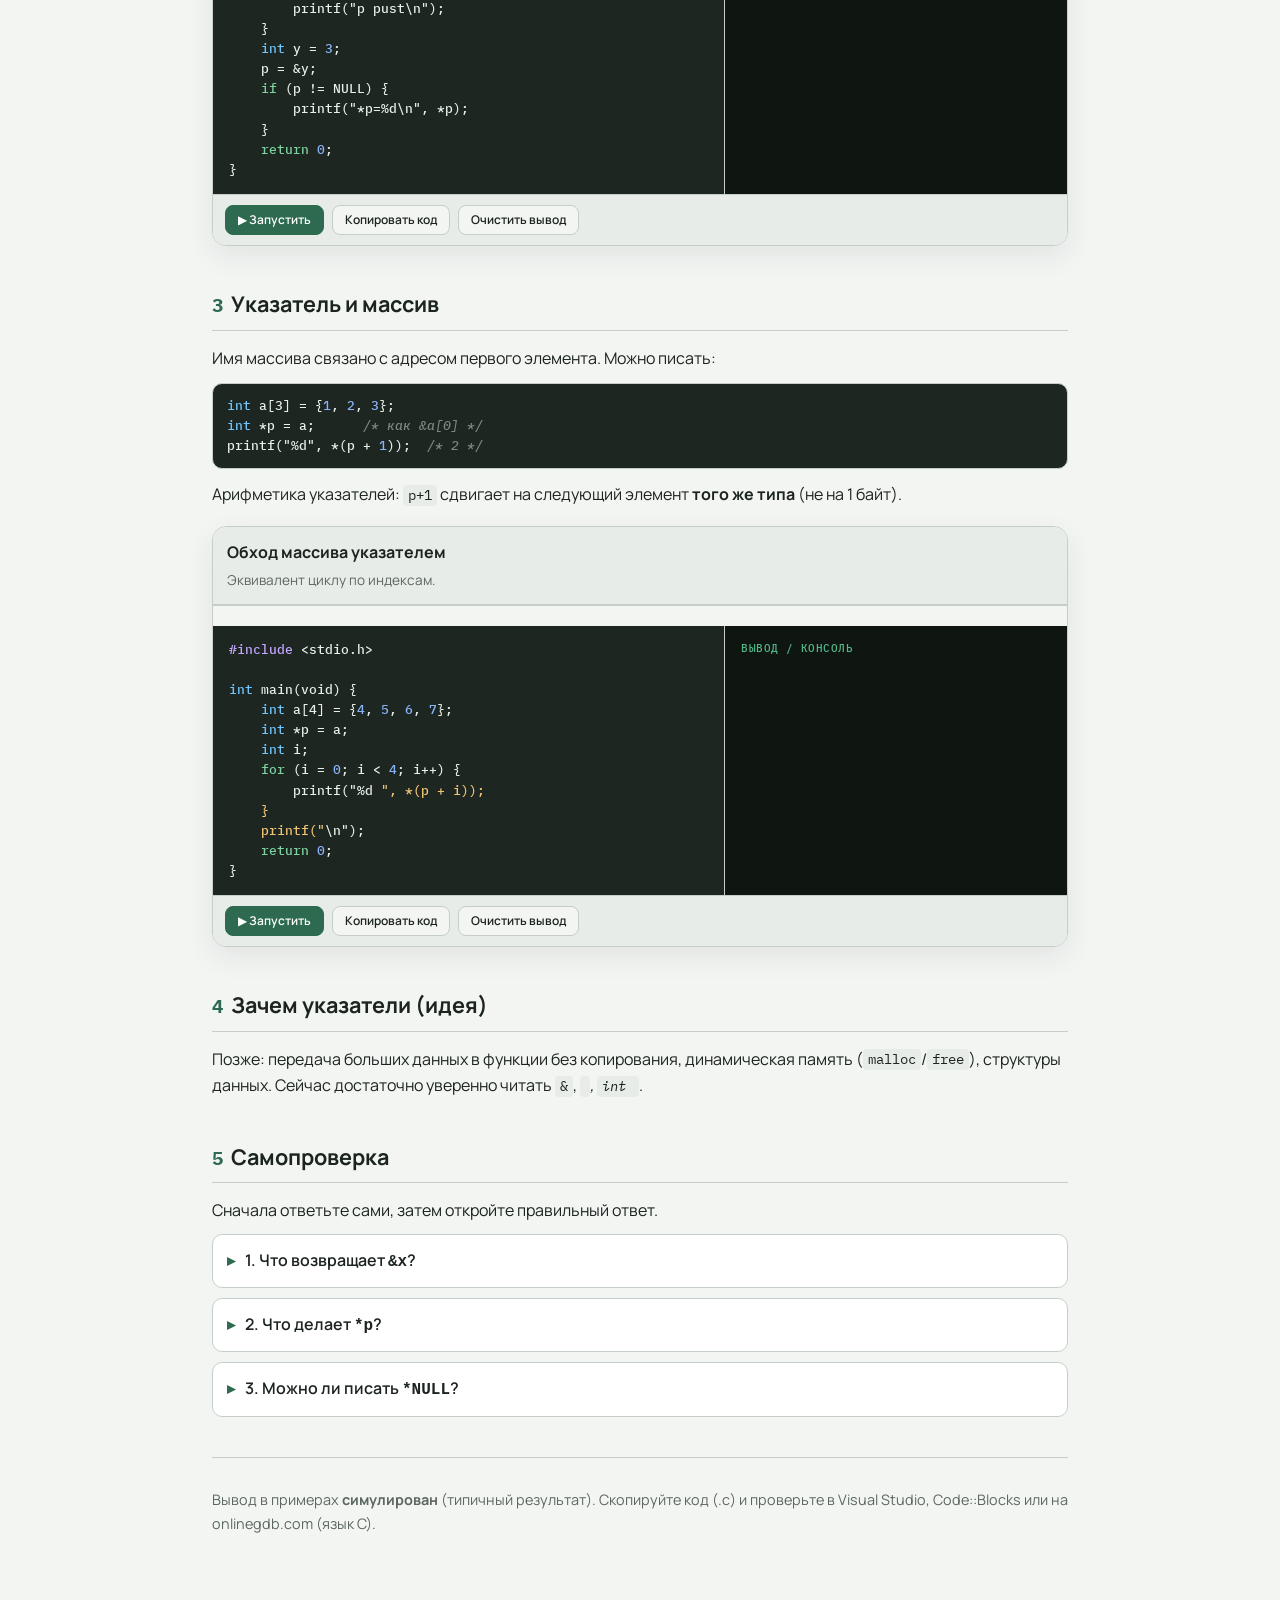
<file: teme/09-ukazateli/index.html>
﻿<!DOCTYPE html>
<html lang="ru">
<head>
    <meta charset="UTF-8">
    <meta name="viewport" content="width=device-width, initial-scale=1">
    <title>Указатели — FP.curs</title>
    <meta name="description" content="Адрес, *, &, NULL, связь с массивами — расширенный обзор на C.">
    <link rel="preconnect" href="https://fonts.googleapis.com">
    <link rel="preconnect" href="https://fonts.gstatic.com" crossorigin>
    <link rel="stylesheet" href="https://fonts.googleapis.com/css2?family=IBM+Plex+Mono:wght@400;500;600&family=Manrope:wght@400;500;600;700;800&display=swap">
    <link rel="stylesheet" href="../../assets/lesson.css">
    <link rel="stylesheet" href="../../assets/course-nav.css">
</head>
<body>
    <header class="topbar">
        <button class="icon-btn menu-btn" id="menu" type="button" aria-label="Список тем курса" aria-expanded="false">☰</button>
        <a class="brand" href="../../index.html">
            <span class="brand-mark">FP<span>.</span>curs</span>
            <span class="brand-sub">Тема 09 · C</span>
        </a>
        <div class="topbar-actions">
            <button class="icon-btn" id="theme" type="button">Тема: auto</button>
        </div>
        <span class="progress" aria-hidden="true"></span>
    </header>
    <button type="button" class="nav-backdrop" id="nav-backdrop" aria-label="Закрыть меню" aria-hidden="true"></button>
    <div class="layout">
        <aside class="sidebar" id="sidebar" aria-label="Темы курса">
            <div class="search">
                <svg viewBox="0 0 16 16" fill="none" stroke="currentColor" stroke-width="1.6"><circle cx="7" cy="7" r="5"/><path d="m11 11 3.5 3.5"/></svg>
                <input id="search" type="search" placeholder="Поиск темы…" aria-label="Поиск темы">
            </div>
            <ol class="toc" id="toc"></ol>
            <p class="toc-empty" id="toc-empty" hidden>Ничего не найдено.</p>
        </aside>
        <main class="content" id="top">
            <div class="hero">
                <span class="kicker">Основы программирования · тема 09</span>
                <h1>Указатели</h1>
                <p>Указатель хранит адрес. Разберём объявление, разыменование и связь с массивами — без лишней сложности.</p>
                <div class="hero-stats">
                    <span class="chip"><b id="stat-sections">0</b> разделов</span>
                    <span class="chip"><b id="stat-demos">0</b> примеров C</span>
                    <span class="chip"><b id="stat-qa">0</b> вопросов</span>
                </div>
            </div>
<section class="lesson" id="s0" data-num="0" data-title="Память и адрес">
<script type="text/markdown">
Каждая переменная лежит в памяти по некоторому **адресу**.

- `&x` — «где лежит x»
- указатель `p` хранит такой адрес
- `*p` — «значение по этому адресу»
</script>
</section>

<section class="lesson" id="s1" data-num="1" data-title="Синтаксис">
<script type="text/markdown">
```c
int x = 10;
int *p = &x;   /* p указывает на x */
printf("%d", *p);  /* 10 */
*p = 25;           /* меняем x через указатель */
```

Тип указателя должен совпадать: `int *` → на `int`, `double *` → на `double`.
</script>

<div class="cpp" data-title="Через указатель меняем переменную" data-desc="После *p = 25 переменная x тоже 25.">
<script type="text/cpp">
#include <stdio.h>

int main(void) {
    int x = 10;
    int *p = &x;
    printf("x=%d *p=%d\n", x, *p);
    *p = 25;
    printf("x=%d *p=%d\n", x, *p);
    return 0;
}
</script>
<script type="application/json">{"stdout": "x=10 *p=10\nx=25 *p=25"}</script>
</div>
</section>

<section class="lesson" id="s2" data-num="2" data-title="NULL">
<script type="text/markdown">
Указатель может никуда не указывать: `NULL` (из `<stdio.h>` / `<stddef.h>`).  
Разыменовывать пустой указатель **нельзя** — программа упадёт.
</script>

<div class="cpp" data-title="Проверка на NULL" data-desc="Безопасный шаблон.">
<script type="text/cpp">
#include <stdio.h>

int main(void) {
    int *p = NULL;
    if (p == NULL) {
        printf("p pust\n");
    }
    int y = 3;
    p = &y;
    if (p != NULL) {
        printf("*p=%d\n", *p);
    }
    return 0;
}
</script>
<script type="application/json">{"stdout": "p pust\n*p=3"}</script>
</div>
</section>

<section class="lesson" id="s3" data-num="3" data-title="Указатель и массив">
<script type="text/markdown">
Имя массива связано с адресом первого элемента. Можно писать:

```c
int a[3] = {1, 2, 3};
int *p = a;      /* как &a[0] */
printf("%d", *(p + 1));  /* 2 */
```

Арифметика указателей: `p+1` сдвигает на следующий элемент **того же типа** (не на 1 байт).
</script>

<div class="cpp" data-title="Обход массива указателем" data-desc="Эквивалент циклу по индексам.">
<script type="text/cpp">
#include <stdio.h>

int main(void) {
    int a[4] = {4, 5, 6, 7};
    int *p = a;
    int i;
    for (i = 0; i < 4; i++) {
        printf("%d ", *(p + i));
    }
    printf("\n");
    return 0;
}
</script>
<script type="application/json">{"stdout": "4 5 6 7 "}</script>
</div>
</section>

<section class="lesson" id="s4" data-num="4" data-title="Зачем указатели (идея)">
<script type="text/markdown">
Позже: передача больших данных в функции без копирования, динамическая память (`malloc`/`free`), структуры данных.  
Сейчас достаточно уверенно читать `&`, `*`, `int *`.
</script>
</section>

<section class="lesson" id="s5" data-num="5" data-title="Самопроверка">
<script type="text/markdown">
Сначала ответьте сами, затем откройте правильный ответ.
</script>
<details class="qa"><summary>1. Что возвращает <code>&amp;x</code>?</summary><div class="qa-a">Адрес переменной x.</div></details>
<details class="qa"><summary>2. Что делает <code>*p</code>?</summary><div class="qa-a">Разыменование — доступ к значению по адресу.</div></details>
<details class="qa"><summary>3. Можно ли писать <code>*NULL</code>?</summary><div class="qa-a">Нет, это ошибка времени выполнения.</div></details>
</section>

            <footer class="page-foot">
                <p>Вывод в примерах <strong>симулирован</strong> (типичный результат). Скопируйте код (.c) и проверьте в Visual Studio, Code::Blocks или на onlinegdb.com (язык C).</p>
            </footer>
        </main>
    </div>
    <button class="icon-btn to-top" type="button" aria-label="Наверх">↑</button>
    <script src="../../assets/lesson.js"></script>
    <script src="../../assets/course-nav.js"></script>
</body>
</html>
</file>
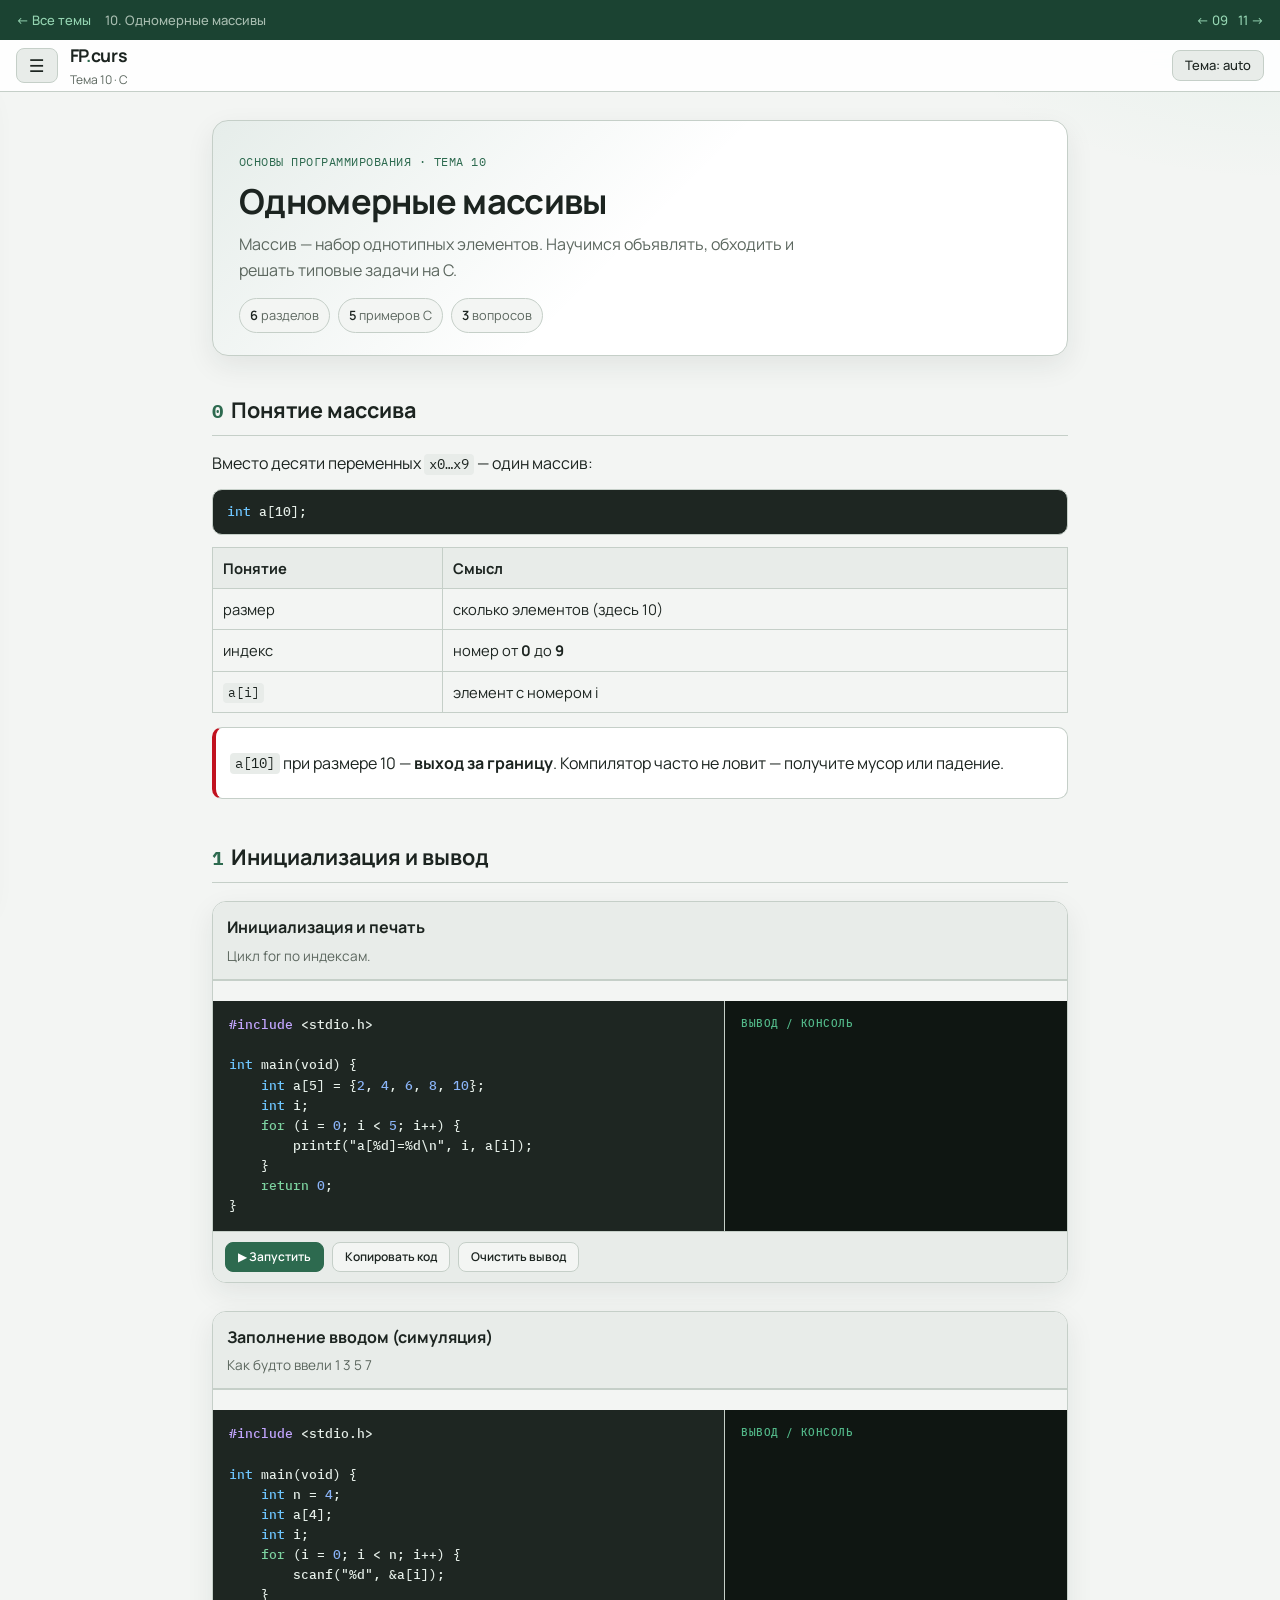
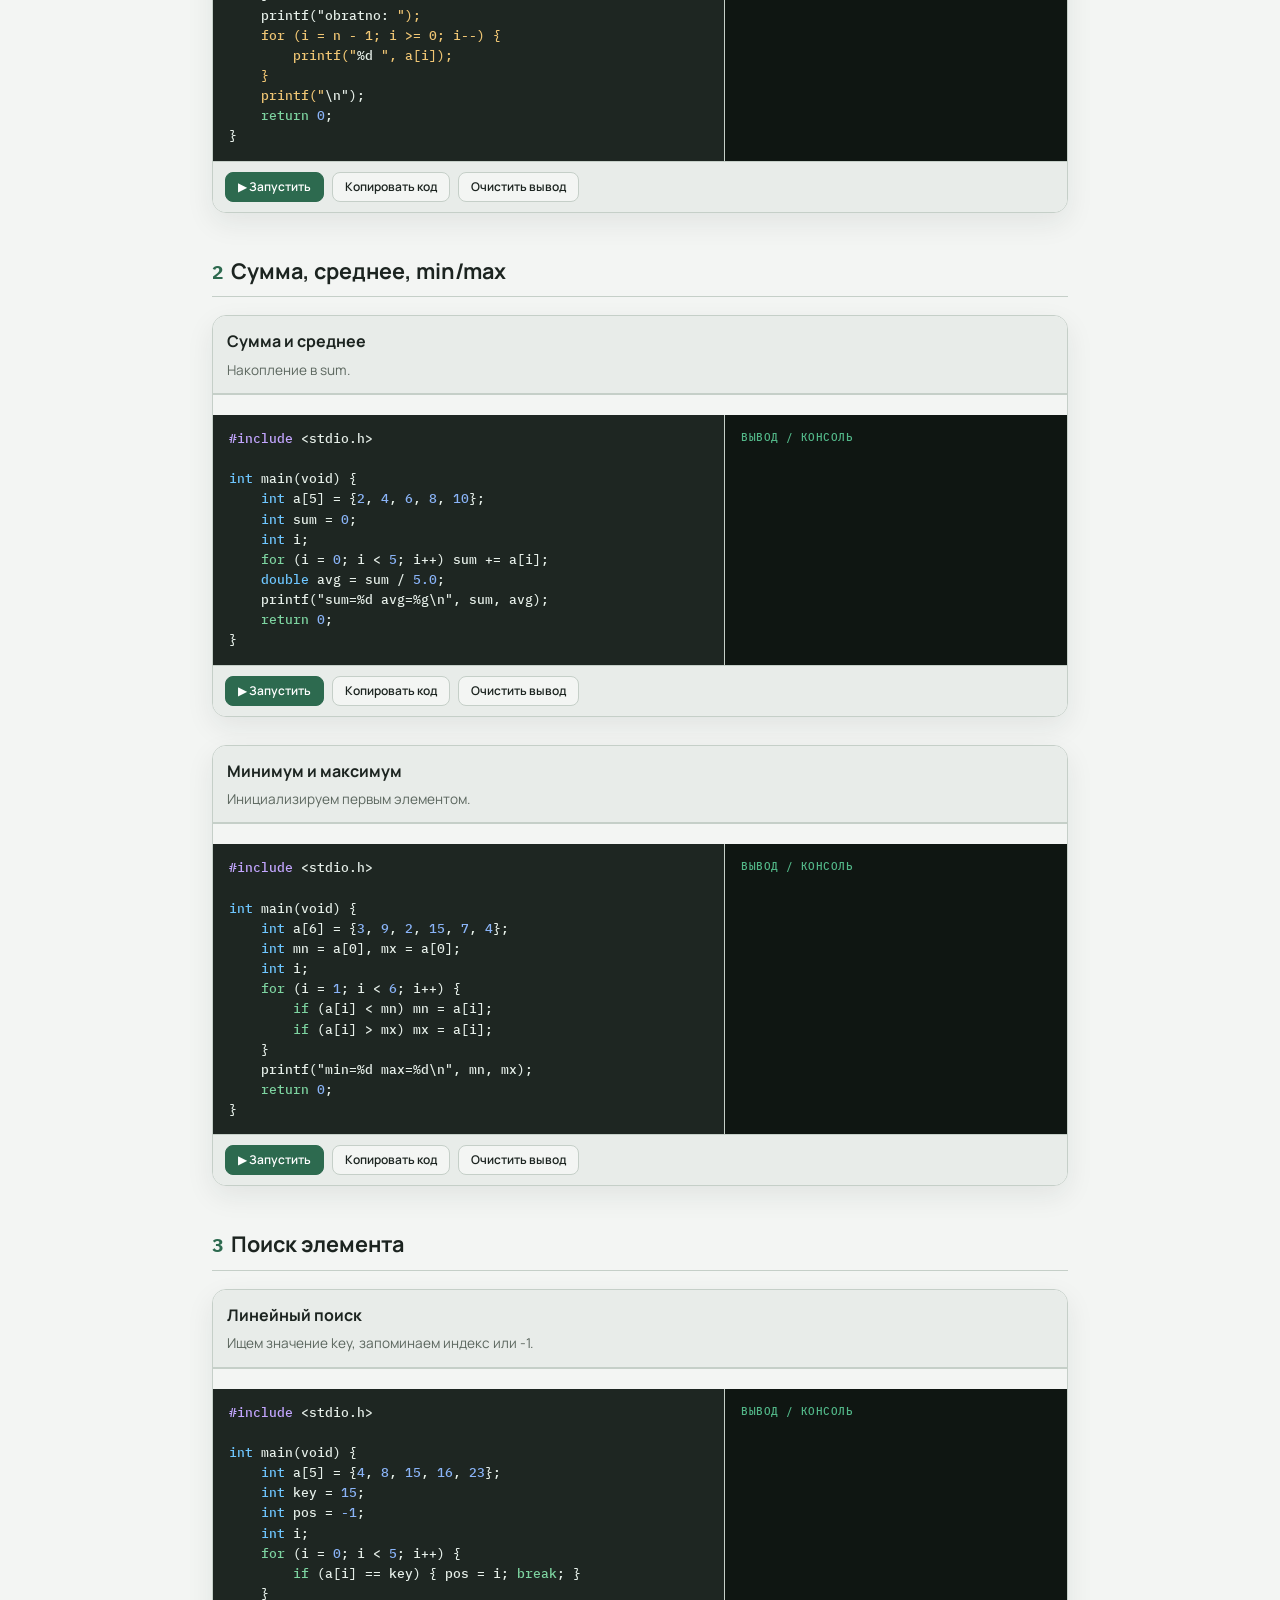
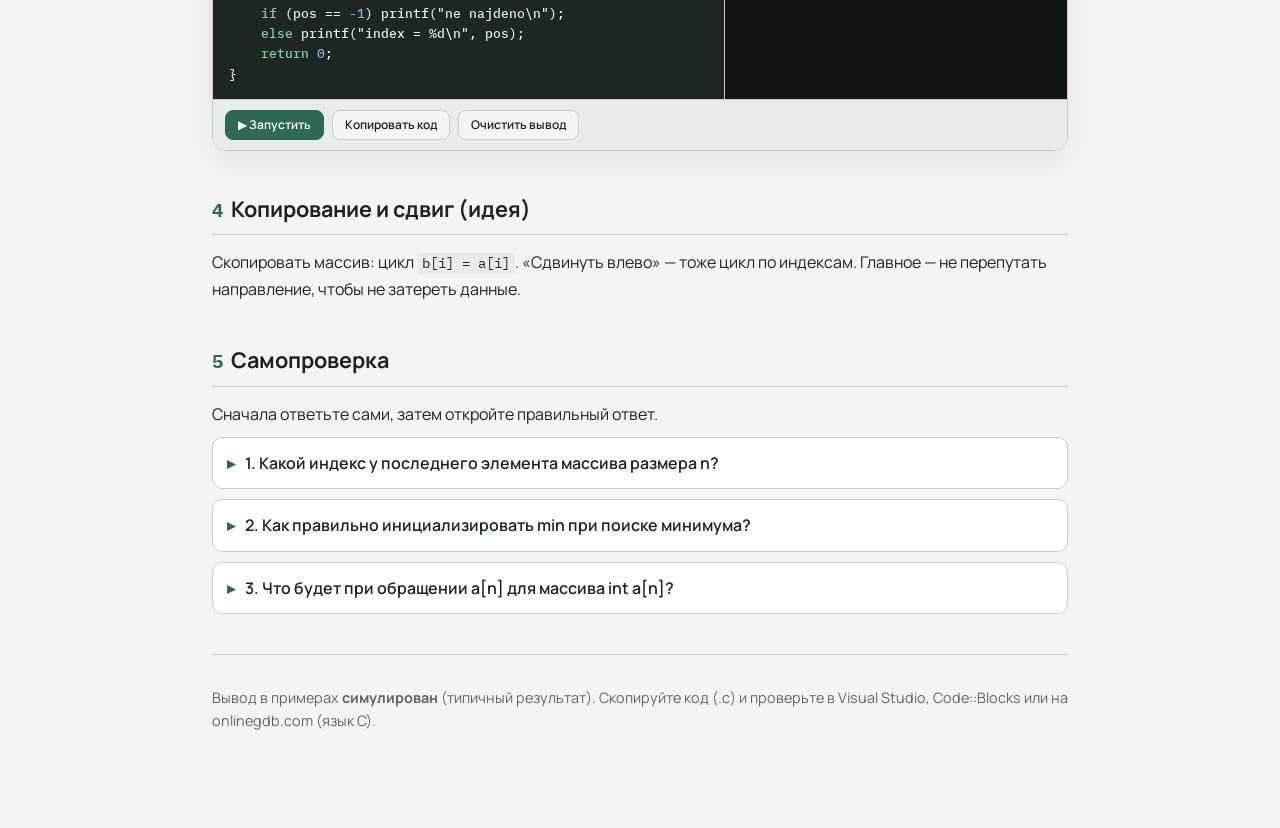
<file: teme/10-massivy/index.html>
﻿<!DOCTYPE html>
<html lang="ru">
<head>
    <meta charset="UTF-8">
    <meta name="viewport" content="width=device-width, initial-scale=1">
    <title>Одномерные массивы — FP.curs</title>
    <meta name="description" content="Объявление, индексы, ввод, сумма, min/max, поиск, копирование.">
    <link rel="preconnect" href="https://fonts.googleapis.com">
    <link rel="preconnect" href="https://fonts.gstatic.com" crossorigin>
    <link rel="stylesheet" href="https://fonts.googleapis.com/css2?family=IBM+Plex+Mono:wght@400;500;600&family=Manrope:wght@400;500;600;700;800&display=swap">
    <link rel="stylesheet" href="../../assets/lesson.css">
    <link rel="stylesheet" href="../../assets/course-nav.css">
</head>
<body>
    <header class="topbar">
        <button class="icon-btn menu-btn" id="menu" type="button" aria-label="Список тем курса" aria-expanded="false">☰</button>
        <a class="brand" href="../../index.html">
            <span class="brand-mark">FP<span>.</span>curs</span>
            <span class="brand-sub">Тема 10 · C</span>
        </a>
        <div class="topbar-actions">
            <button class="icon-btn" id="theme" type="button">Тема: auto</button>
        </div>
        <span class="progress" aria-hidden="true"></span>
    </header>
    <button type="button" class="nav-backdrop" id="nav-backdrop" aria-label="Закрыть меню" aria-hidden="true"></button>
    <div class="layout">
        <aside class="sidebar" id="sidebar" aria-label="Темы курса">
            <div class="search">
                <svg viewBox="0 0 16 16" fill="none" stroke="currentColor" stroke-width="1.6"><circle cx="7" cy="7" r="5"/><path d="m11 11 3.5 3.5"/></svg>
                <input id="search" type="search" placeholder="Поиск темы…" aria-label="Поиск темы">
            </div>
            <ol class="toc" id="toc"></ol>
            <p class="toc-empty" id="toc-empty" hidden>Ничего не найдено.</p>
        </aside>
        <main class="content" id="top">
            <div class="hero">
                <span class="kicker">Основы программирования · тема 10</span>
                <h1>Одномерные массивы</h1>
                <p>Массив — набор однотипных элементов. Научимся объявлять, обходить и решать типовые задачи на C.</p>
                <div class="hero-stats">
                    <span class="chip"><b id="stat-sections">0</b> разделов</span>
                    <span class="chip"><b id="stat-demos">0</b> примеров C</span>
                    <span class="chip"><b id="stat-qa">0</b> вопросов</span>
                </div>
            </div>
<section class="lesson" id="s0" data-num="0" data-title="Понятие массива">
<script type="text/markdown">
Вместо десяти переменных `x0…x9` — один массив:

```c
int a[10];
```

| Понятие | Смысл |
|---|---|
| размер | сколько элементов (здесь 10) |
| индекс | номер от **0** до **9** |
| `a[i]` | элемент с номером i |

> [!WARN]
> `a[10]` при размере 10 — **выход за границу**. Компилятор часто не ловит — получите мусор или падение.
</script>
</section>

<section class="lesson" id="s1" data-num="1" data-title="Инициализация и вывод">
<div class="cpp" data-title="Инициализация и печать" data-desc="Цикл for по индексам.">
<script type="text/cpp">
#include <stdio.h>

int main(void) {
    int a[5] = {2, 4, 6, 8, 10};
    int i;
    for (i = 0; i < 5; i++) {
        printf("a[%d]=%d\n", i, a[i]);
    }
    return 0;
}
</script>
<script type="application/json">{"stdout": "a[0]=2\na[1]=4\na[2]=6\na[3]=8\na[4]=10"}</script>
</div>

<div class="cpp" data-title="Заполнение вводом (симуляция)" data-desc="Как будто ввели 1 3 5 7">
<script type="text/cpp">
#include <stdio.h>

int main(void) {
    int n = 4;
    int a[4];
    int i;
    for (i = 0; i < n; i++) {
        scanf("%d", &a[i]);
    }
    printf("obratno: ");
    for (i = n - 1; i >= 0; i--) {
        printf("%d ", a[i]);
    }
    printf("\n");
    return 0;
}
</script>
<script type="application/json">{"stdout": "1 3 5 7\nobratno: 7 5 3 1 "}</script>
</div>
</section>

<section class="lesson" id="s2" data-num="2" data-title="Сумма, среднее, min/max">
<div class="cpp" data-title="Сумма и среднее" data-desc="Накопление в sum.">
<script type="text/cpp">
#include <stdio.h>

int main(void) {
    int a[5] = {2, 4, 6, 8, 10};
    int sum = 0;
    int i;
    for (i = 0; i < 5; i++) sum += a[i];
    double avg = sum / 5.0;
    printf("sum=%d avg=%g\n", sum, avg);
    return 0;
}
</script>
<script type="application/json">{"stdout": "sum=30 avg=6"}</script>
</div>

<div class="cpp" data-title="Минимум и максимум" data-desc="Инициализируем первым элементом.">
<script type="text/cpp">
#include <stdio.h>

int main(void) {
    int a[6] = {3, 9, 2, 15, 7, 4};
    int mn = a[0], mx = a[0];
    int i;
    for (i = 1; i < 6; i++) {
        if (a[i] < mn) mn = a[i];
        if (a[i] > mx) mx = a[i];
    }
    printf("min=%d max=%d\n", mn, mx);
    return 0;
}
</script>
<script type="application/json">{"stdout": "min=2 max=15"}</script>
</div>
</section>

<section class="lesson" id="s3" data-num="3" data-title="Поиск элемента">
<div class="cpp" data-title="Линейный поиск" data-desc="Ищем значение key, запоминаем индекс или -1.">
<script type="text/cpp">
#include <stdio.h>

int main(void) {
    int a[5] = {4, 8, 15, 16, 23};
    int key = 15;
    int pos = -1;
    int i;
    for (i = 0; i < 5; i++) {
        if (a[i] == key) { pos = i; break; }
    }
    if (pos == -1) printf("ne najdeno\n");
    else printf("index = %d\n", pos);
    return 0;
}
</script>
<script type="application/json">{"stdout": "index = 2"}</script>
</div>
</section>

<section class="lesson" id="s4" data-num="4" data-title="Копирование и сдвиг (идея)">
<script type="text/markdown">
Скопировать массив: цикл `b[i] = a[i]`.  
«Сдвинуть влево» — тоже цикл по индексам. Главное — не перепутать направление, чтобы не затереть данные.
</script>
</section>

<section class="lesson" id="s5" data-num="5" data-title="Самопроверка">
<script type="text/markdown">
Сначала ответьте сами, затем откройте правильный ответ.
</script>
<details class="qa"><summary>1. Какой индекс у последнего элемента массива размера n?</summary><div class="qa-a">n-1.</div></details>
<details class="qa"><summary>2. Как правильно инициализировать min при поиске минимума?</summary><div class="qa-a">Обычно <code>min = a[0]</code>, затем цикл с i=1.</div></details>
<details class="qa"><summary>3. Что будет при обращении a[n] для массива int a[n]?</summary><div class="qa-a">Выход за границу — неопределённое поведение.</div></details>
</section>

            <footer class="page-foot">
                <p>Вывод в примерах <strong>симулирован</strong> (типичный результат). Скопируйте код (.c) и проверьте в Visual Studio, Code::Blocks или на onlinegdb.com (язык C).</p>
            </footer>
        </main>
    </div>
    <button class="icon-btn to-top" type="button" aria-label="Наверх">↑</button>
    <script src="../../assets/lesson.js"></script>
    <script src="../../assets/course-nav.js"></script>
</body>
</html>
</file>
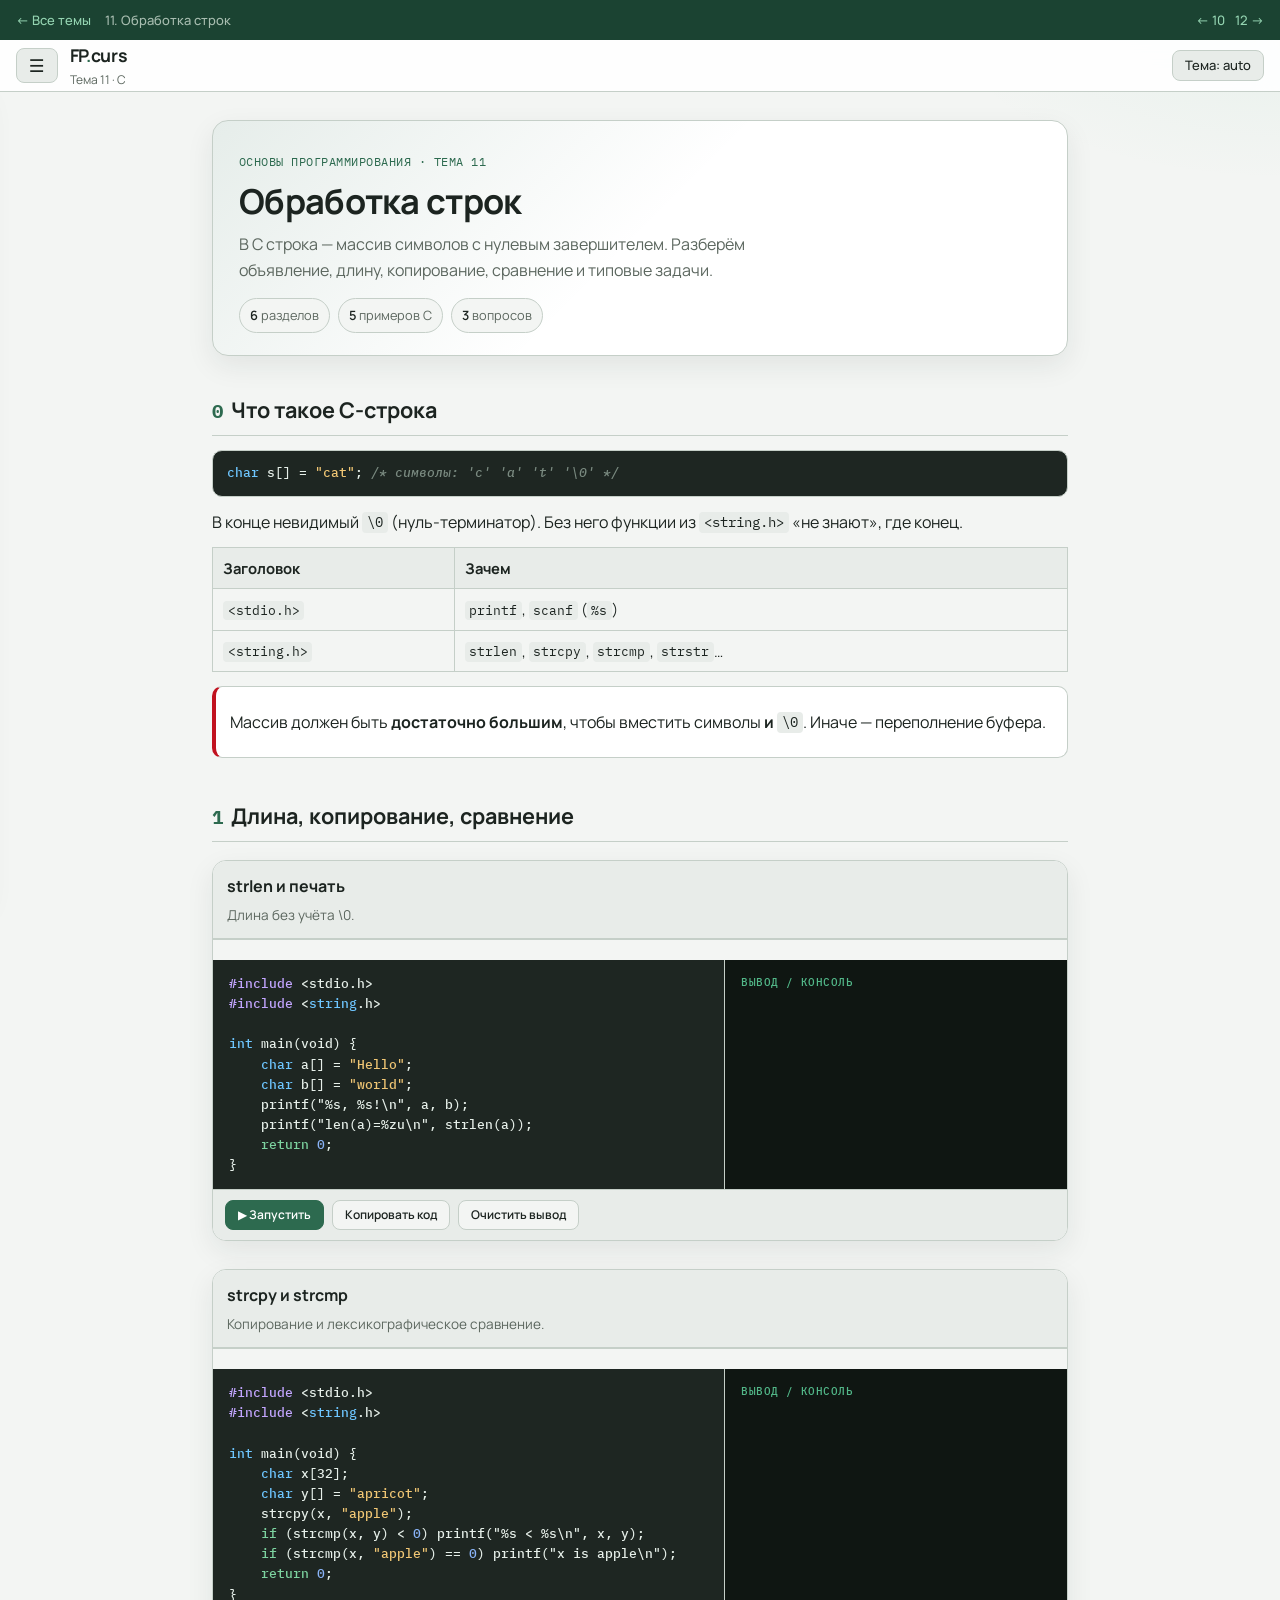
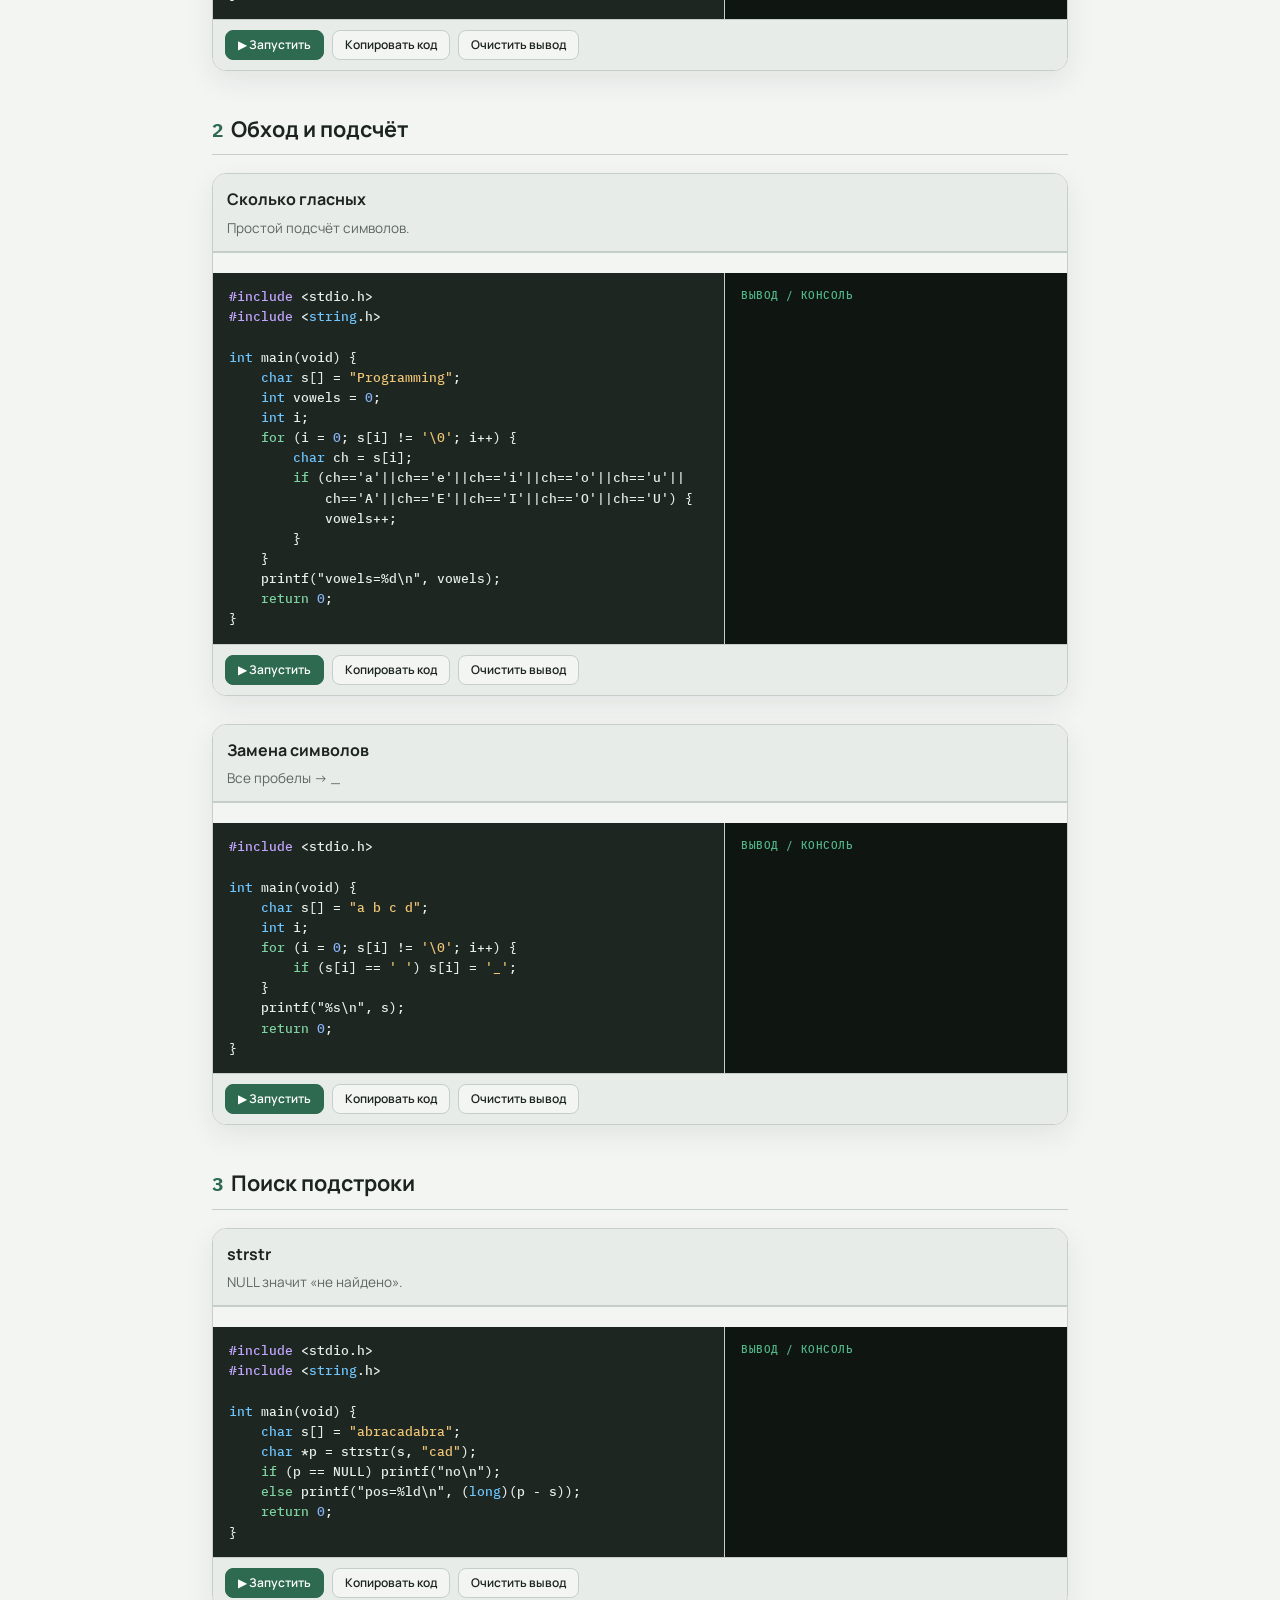
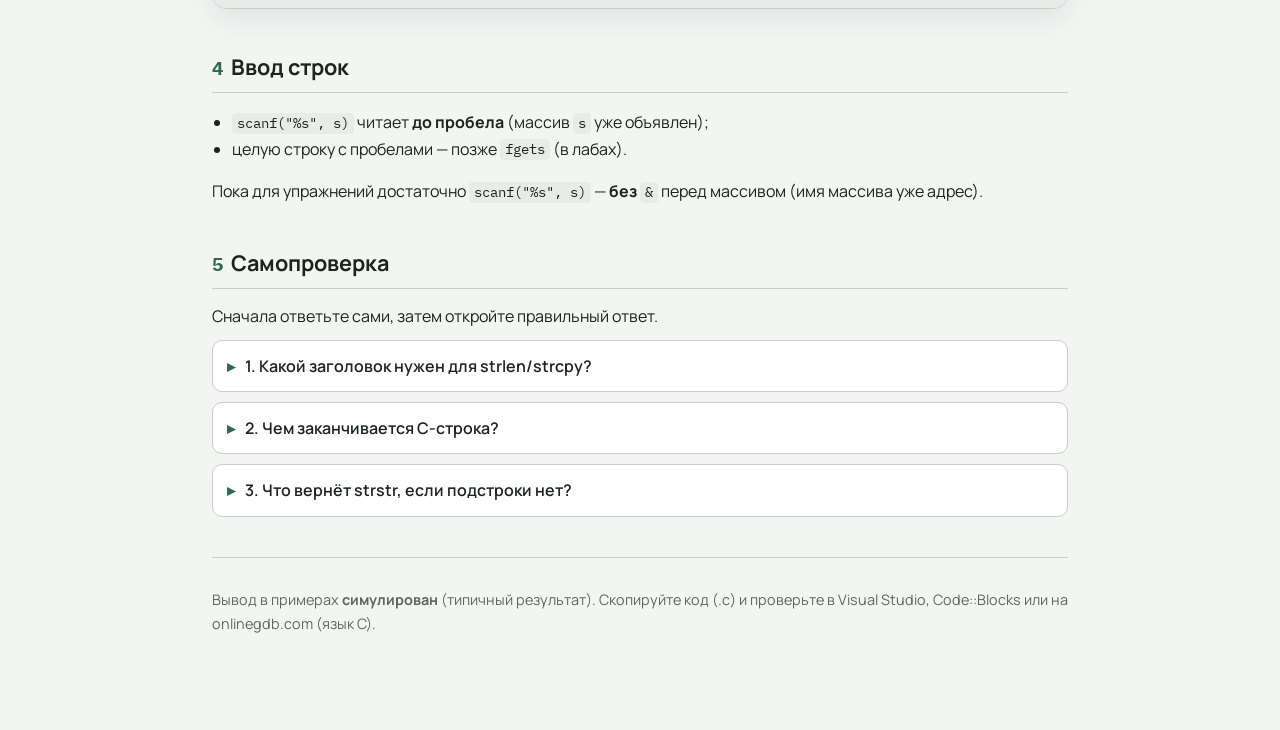
<file: teme/11-stroki/index.html>
﻿<!DOCTYPE html>
<html lang="ru">
<head>
    <meta charset="UTF-8">
    <meta name="viewport" content="width=device-width, initial-scale=1">
    <title>Обработка строк — FP.curs</title>
    <meta name="description" content="C-строки: char[], \0, strlen, strcpy, strcmp, обход и поиск.">
    <link rel="preconnect" href="https://fonts.googleapis.com">
    <link rel="preconnect" href="https://fonts.gstatic.com" crossorigin>
    <link rel="stylesheet" href="https://fonts.googleapis.com/css2?family=IBM+Plex+Mono:wght@400;500;600&family=Manrope:wght@400;500;600;700;800&display=swap">
    <link rel="stylesheet" href="../../assets/lesson.css">
    <link rel="stylesheet" href="../../assets/course-nav.css">
</head>
<body>
    <header class="topbar">
        <button class="icon-btn menu-btn" id="menu" type="button" aria-label="Список тем курса" aria-expanded="false">☰</button>
        <a class="brand" href="../../index.html">
            <span class="brand-mark">FP<span>.</span>curs</span>
            <span class="brand-sub">Тема 11 · C</span>
        </a>
        <div class="topbar-actions">
            <button class="icon-btn" id="theme" type="button">Тема: auto</button>
        </div>
        <span class="progress" aria-hidden="true"></span>
    </header>
    <button type="button" class="nav-backdrop" id="nav-backdrop" aria-label="Закрыть меню" aria-hidden="true"></button>
    <div class="layout">
        <aside class="sidebar" id="sidebar" aria-label="Темы курса">
            <div class="search">
                <svg viewBox="0 0 16 16" fill="none" stroke="currentColor" stroke-width="1.6"><circle cx="7" cy="7" r="5"/><path d="m11 11 3.5 3.5"/></svg>
                <input id="search" type="search" placeholder="Поиск темы…" aria-label="Поиск темы">
            </div>
            <ol class="toc" id="toc"></ol>
            <p class="toc-empty" id="toc-empty" hidden>Ничего не найдено.</p>
        </aside>
        <main class="content" id="top">
            <div class="hero">
                <span class="kicker">Основы программирования · тема 11</span>
                <h1>Обработка строк</h1>
                <p>В C строка — массив символов с нулевым завершителем. Разберём объявление, длину, копирование, сравнение и типовые задачи.</p>
                <div class="hero-stats">
                    <span class="chip"><b id="stat-sections">0</b> разделов</span>
                    <span class="chip"><b id="stat-demos">0</b> примеров C</span>
                    <span class="chip"><b id="stat-qa">0</b> вопросов</span>
                </div>
            </div>
<section class="lesson" id="s0" data-num="0" data-title="Что такое C-строка">
<script type="text/markdown">
```c
char s[] = "cat"; /* символы: 'c' 'a' 't' '\0' */
```

В конце невидимый `\0` (нуль-терминатор). Без него функции из `<string.h>` «не знают», где конец.

| Заголовок | Зачем |
|---|---|
| `<stdio.h>` | `printf`, `scanf` (`%s`) |
| `<string.h>` | `strlen`, `strcpy`, `strcmp`, `strstr`… |

> [!WARN]
> Массив должен быть **достаточно большим**, чтобы вместить символы **и** `\0`. Иначе — переполнение буфера.
</script>
</section>

<section class="lesson" id="s1" data-num="1" data-title="Длина, копирование, сравнение">
<div class="cpp" data-title="strlen и печать" data-desc="Длина без учёта \0.">
<script type="text/cpp">
#include <stdio.h>
#include <string.h>

int main(void) {
    char a[] = "Hello";
    char b[] = "world";
    printf("%s, %s!\n", a, b);
    printf("len(a)=%zu\n", strlen(a));
    return 0;
}
</script>
<script type="application/json">{"stdout": "Hello, world!\nlen(a)=5"}</script>
</div>

<div class="cpp" data-title="strcpy и strcmp" data-desc="Копирование и лексикографическое сравнение.">
<script type="text/cpp">
#include <stdio.h>
#include <string.h>

int main(void) {
    char x[32];
    char y[] = "apricot";
    strcpy(x, "apple");
    if (strcmp(x, y) < 0) printf("%s < %s\n", x, y);
    if (strcmp(x, "apple") == 0) printf("x is apple\n");
    return 0;
}
</script>
<script type="application/json">{"stdout": "apple < apricot\nx is apple"}</script>
</div>
</section>

<section class="lesson" id="s2" data-num="2" data-title="Обход и подсчёт">
<div class="cpp" data-title="Сколько гласных" data-desc="Простой подсчёт символов.">
<script type="text/cpp">
#include <stdio.h>
#include <string.h>

int main(void) {
    char s[] = "Programming";
    int vowels = 0;
    int i;
    for (i = 0; s[i] != '\0'; i++) {
        char ch = s[i];
        if (ch=='a'||ch=='e'||ch=='i'||ch=='o'||ch=='u'||
            ch=='A'||ch=='E'||ch=='I'||ch=='O'||ch=='U') {
            vowels++;
        }
    }
    printf("vowels=%d\n", vowels);
    return 0;
}
</script>
<script type="application/json">{"stdout": "vowels=3"}</script>
</div>

<div class="cpp" data-title="Замена символов" data-desc="Все пробелы → _">
<script type="text/cpp">
#include <stdio.h>

int main(void) {
    char s[] = "a b c d";
    int i;
    for (i = 0; s[i] != '\0'; i++) {
        if (s[i] == ' ') s[i] = '_';
    }
    printf("%s\n", s);
    return 0;
}
</script>
<script type="application/json">{"stdout": "a_b_c_d"}</script>
</div>
</section>

<section class="lesson" id="s3" data-num="3" data-title="Поиск подстроки">
<div class="cpp" data-title="strstr" data-desc="NULL значит «не найдено».">
<script type="text/cpp">
#include <stdio.h>
#include <string.h>

int main(void) {
    char s[] = "abracadabra";
    char *p = strstr(s, "cad");
    if (p == NULL) printf("no\n");
    else printf("pos=%ld\n", (long)(p - s));
    return 0;
}
</script>
<script type="application/json">{"stdout": "pos=4"}</script>
</div>
</section>

<section class="lesson" id="s4" data-num="4" data-title="Ввод строк">
<script type="text/markdown">
- `scanf("%s", s)` читает **до пробела** (массив `s` уже объявлен);
- целую строку с пробелами — позже `fgets` (в лабах).

Пока для упражнений достаточно `scanf("%s", s)` — **без** `&` перед массивом (имя массива уже адрес).
</script>
</section>

<section class="lesson" id="s5" data-num="5" data-title="Самопроверка">
<script type="text/markdown">
Сначала ответьте сами, затем откройте правильный ответ.
</script>
<details class="qa"><summary>1. Какой заголовок нужен для strlen/strcpy?</summary><div class="qa-a"><code>#include &lt;string.h&gt;</code></div></details>
<details class="qa"><summary>2. Чем заканчивается C-строка?</summary><div class="qa-a">Нулевым символом <code>\0</code>.</div></details>
<details class="qa"><summary>3. Что вернёт strstr, если подстроки нет?</summary><div class="qa-a"><code>NULL</code>.</div></details>
</section>

            <footer class="page-foot">
                <p>Вывод в примерах <strong>симулирован</strong> (типичный результат). Скопируйте код (.c) и проверьте в Visual Studio, Code::Blocks или на onlinegdb.com (язык C).</p>
            </footer>
        </main>
    </div>
    <button class="icon-btn to-top" type="button" aria-label="Наверх">↑</button>
    <script src="../../assets/lesson.js"></script>
    <script src="../../assets/course-nav.js"></script>
</body>
</html>
</file>
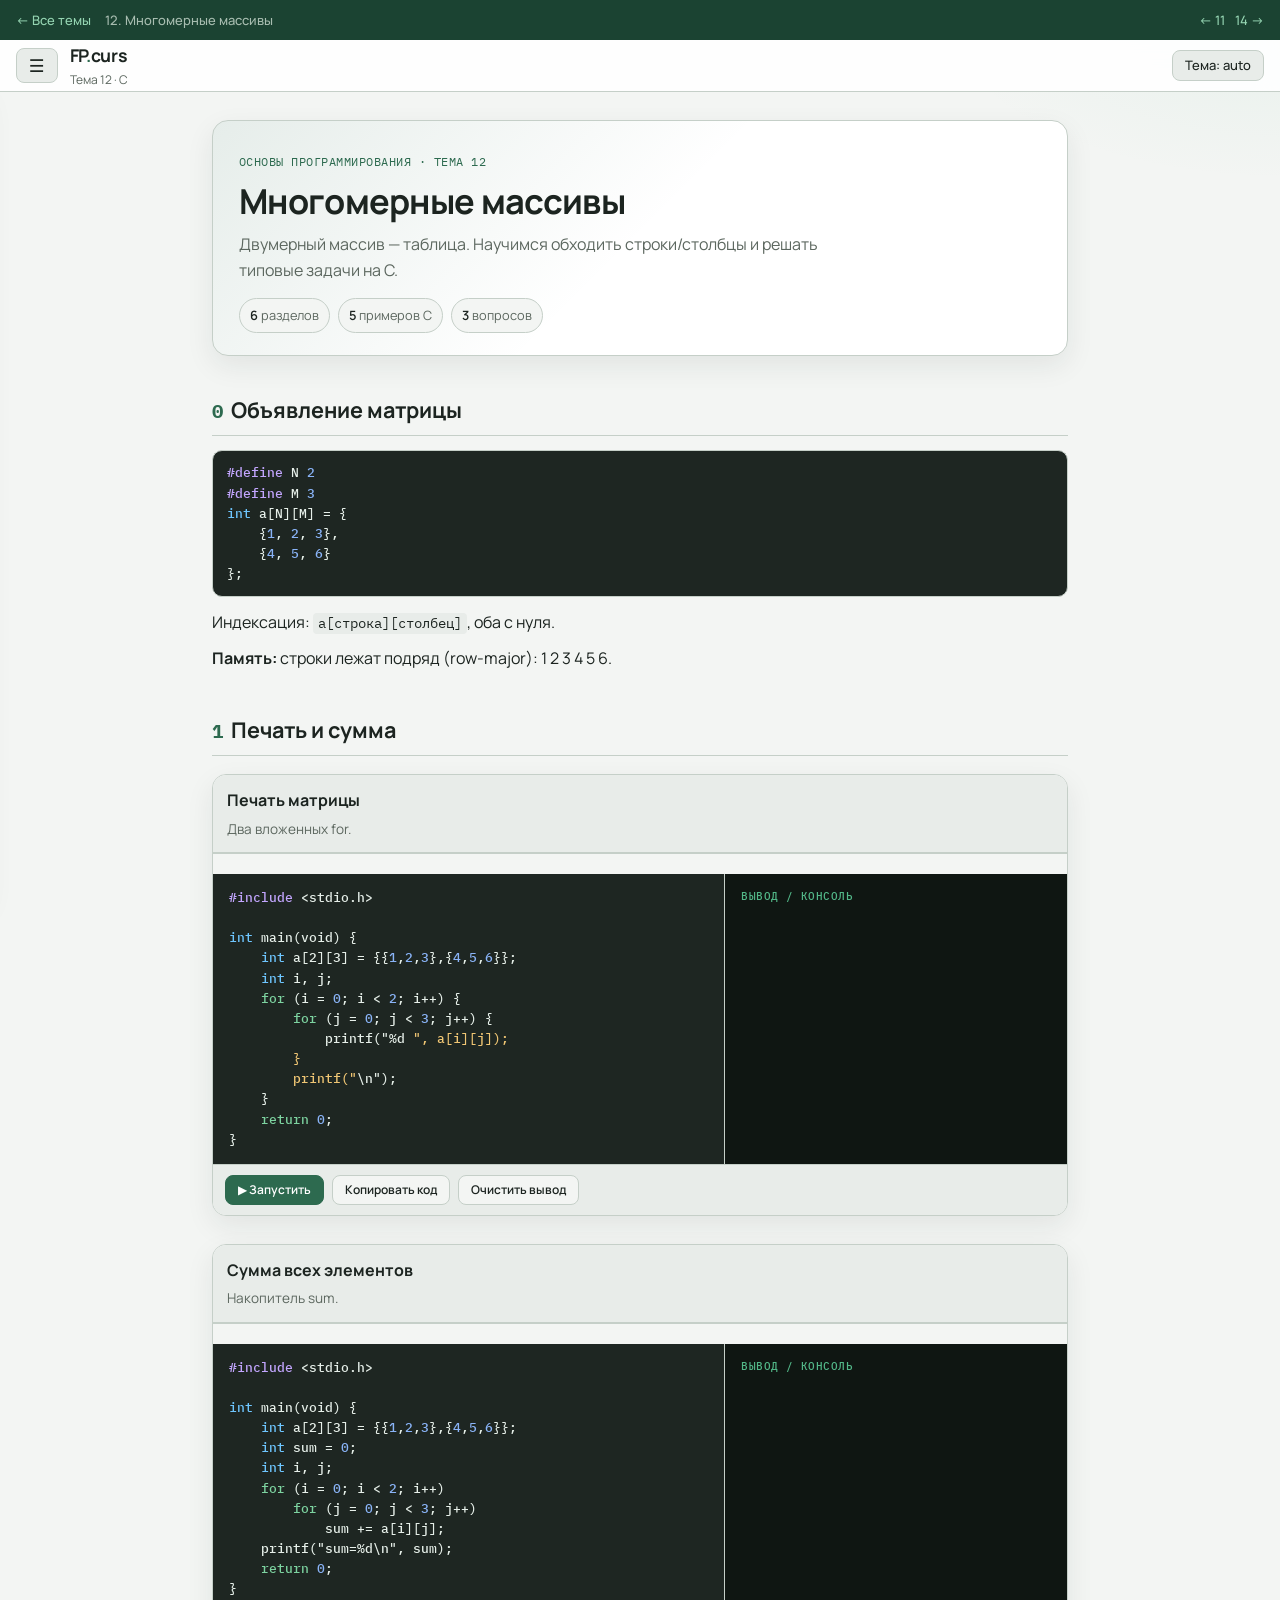
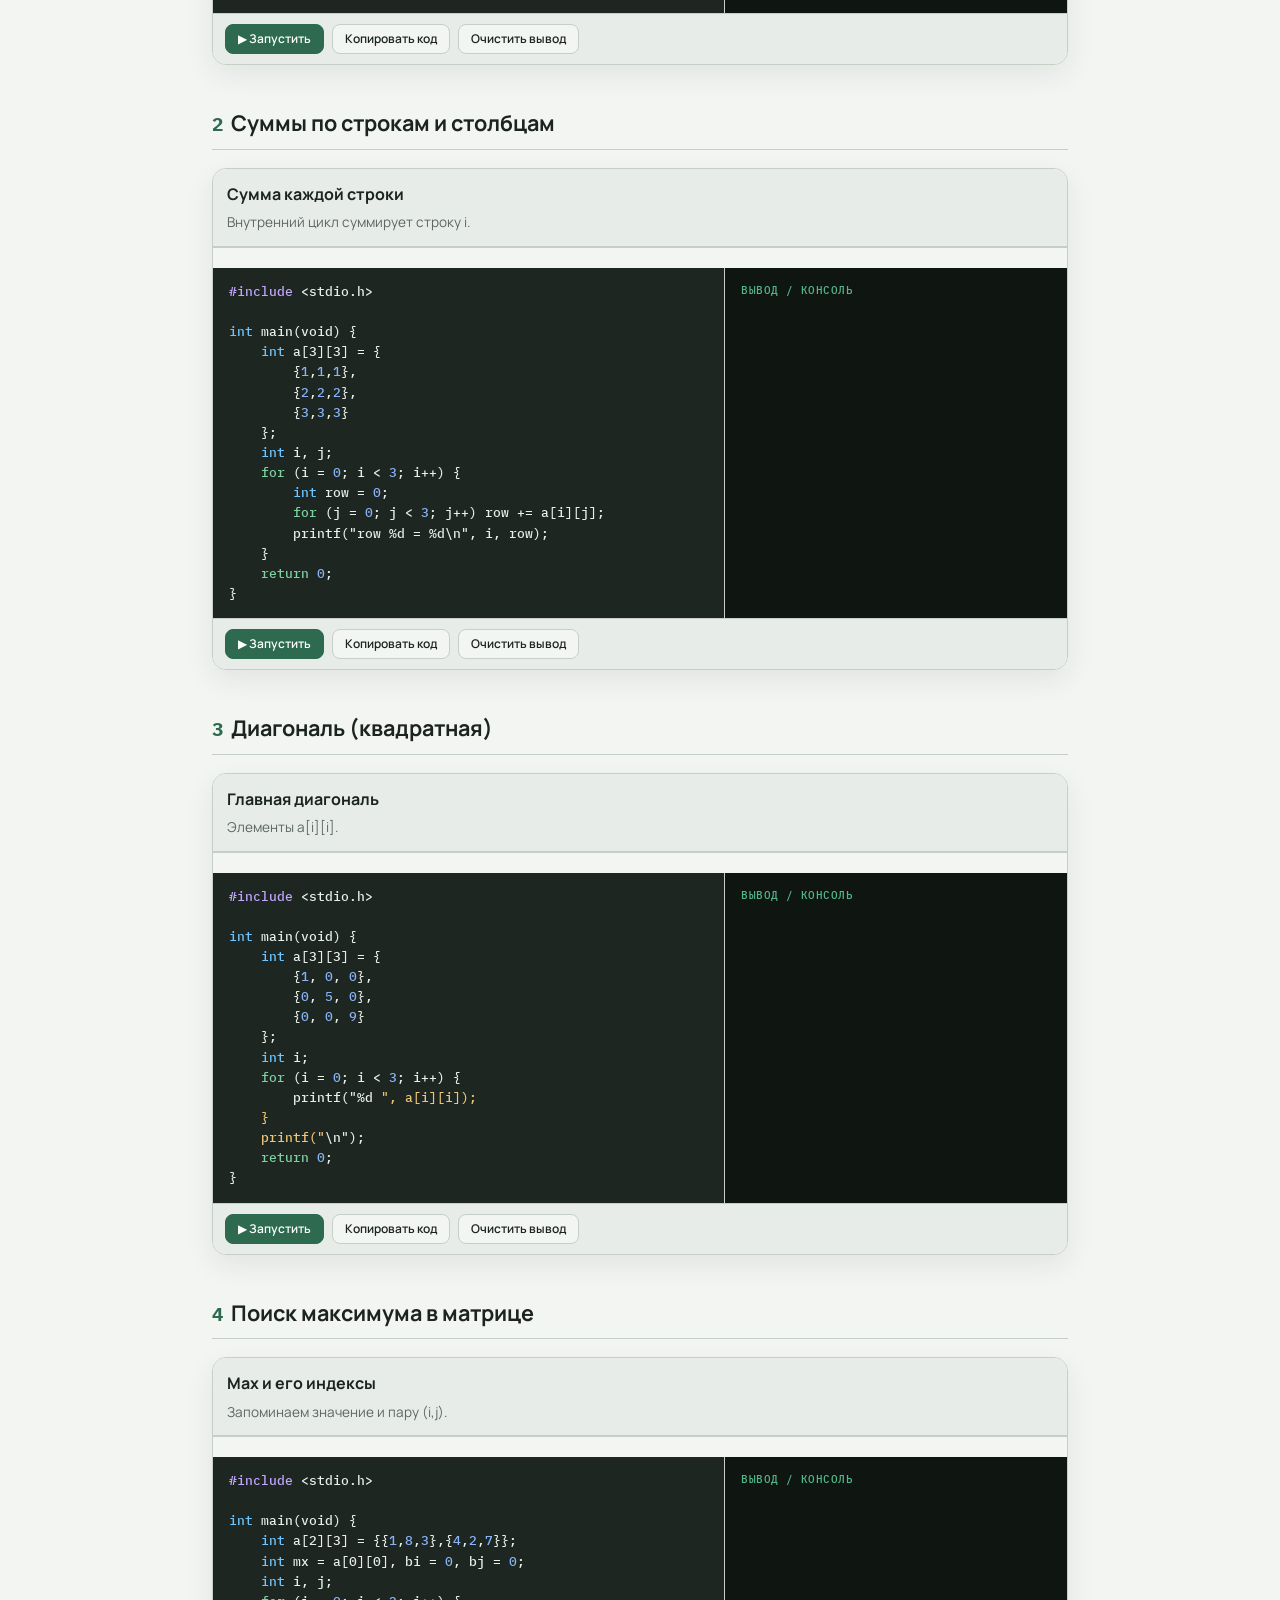
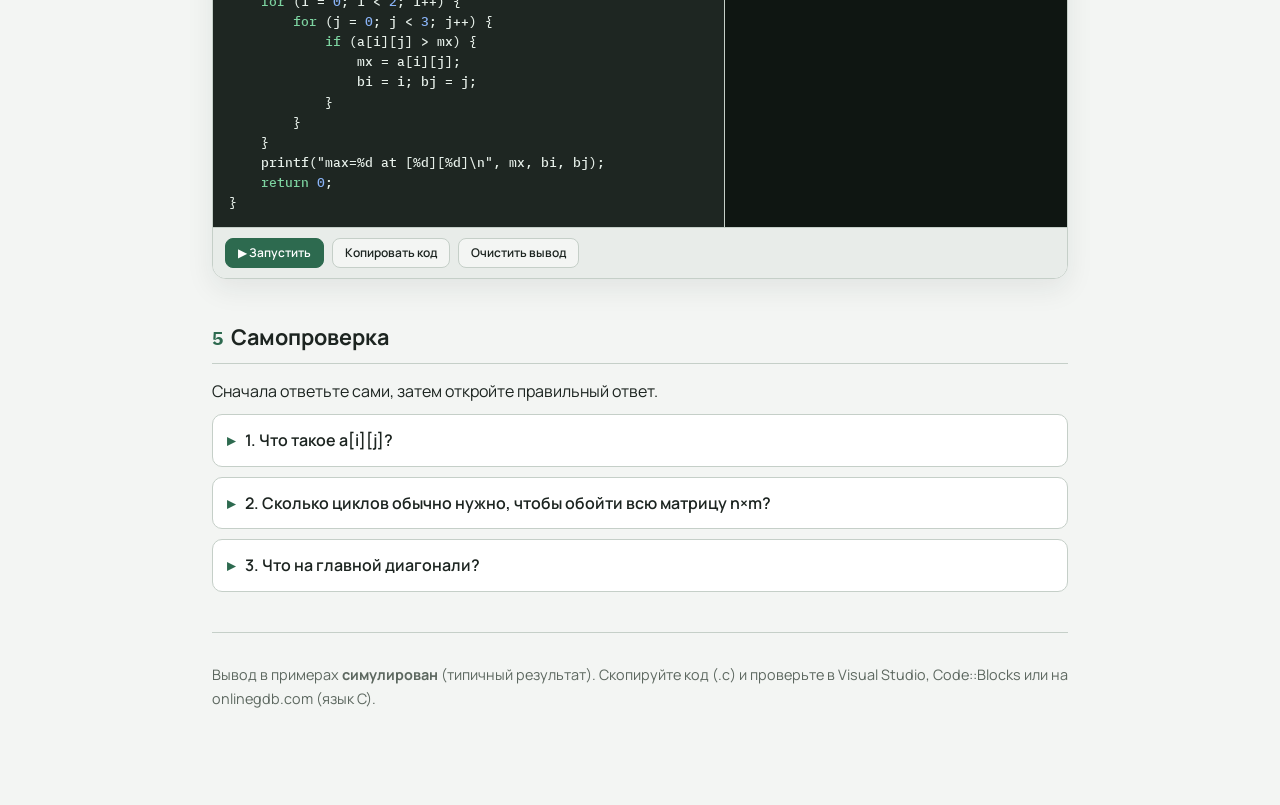
<file: teme/12-mnogomernye/index.html>
﻿<!DOCTYPE html>
<html lang="ru">
<head>
    <meta charset="UTF-8">
    <meta name="viewport" content="width=device-width, initial-scale=1">
    <title>Многомерные массивы — FP.curs</title>
    <meta name="description" content="Матрицы, ввод/вывод, сумма, главная диагональ, поиск.">
    <link rel="preconnect" href="https://fonts.googleapis.com">
    <link rel="preconnect" href="https://fonts.gstatic.com" crossorigin>
    <link rel="stylesheet" href="https://fonts.googleapis.com/css2?family=IBM+Plex+Mono:wght@400;500;600&family=Manrope:wght@400;500;600;700;800&display=swap">
    <link rel="stylesheet" href="../../assets/lesson.css">
    <link rel="stylesheet" href="../../assets/course-nav.css">
</head>
<body>
    <header class="topbar">
        <button class="icon-btn menu-btn" id="menu" type="button" aria-label="Список тем курса" aria-expanded="false">☰</button>
        <a class="brand" href="../../index.html">
            <span class="brand-mark">FP<span>.</span>curs</span>
            <span class="brand-sub">Тема 12 · C</span>
        </a>
        <div class="topbar-actions">
            <button class="icon-btn" id="theme" type="button">Тема: auto</button>
        </div>
        <span class="progress" aria-hidden="true"></span>
    </header>
    <button type="button" class="nav-backdrop" id="nav-backdrop" aria-label="Закрыть меню" aria-hidden="true"></button>
    <div class="layout">
        <aside class="sidebar" id="sidebar" aria-label="Темы курса">
            <div class="search">
                <svg viewBox="0 0 16 16" fill="none" stroke="currentColor" stroke-width="1.6"><circle cx="7" cy="7" r="5"/><path d="m11 11 3.5 3.5"/></svg>
                <input id="search" type="search" placeholder="Поиск темы…" aria-label="Поиск темы">
            </div>
            <ol class="toc" id="toc"></ol>
            <p class="toc-empty" id="toc-empty" hidden>Ничего не найдено.</p>
        </aside>
        <main class="content" id="top">
            <div class="hero">
                <span class="kicker">Основы программирования · тема 12</span>
                <h1>Многомерные массивы</h1>
                <p>Двумерный массив — таблица. Научимся обходить строки/столбцы и решать типовые задачи на C.</p>
                <div class="hero-stats">
                    <span class="chip"><b id="stat-sections">0</b> разделов</span>
                    <span class="chip"><b id="stat-demos">0</b> примеров C</span>
                    <span class="chip"><b id="stat-qa">0</b> вопросов</span>
                </div>
            </div>
<section class="lesson" id="s0" data-num="0" data-title="Объявление матрицы">
<script type="text/markdown">
```c
#define N 2
#define M 3
int a[N][M] = {
    {1, 2, 3},
    {4, 5, 6}
};
```

Индексация: `a[строка][столбец]`, оба с нуля.

**Память:** строки лежат подряд (row-major): 1 2 3 4 5 6.
</script>
</section>

<section class="lesson" id="s1" data-num="1" data-title="Печать и сумма">
<div class="cpp" data-title="Печать матрицы" data-desc="Два вложенных for.">
<script type="text/cpp">
#include <stdio.h>

int main(void) {
    int a[2][3] = {{1,2,3},{4,5,6}};
    int i, j;
    for (i = 0; i < 2; i++) {
        for (j = 0; j < 3; j++) {
            printf("%d ", a[i][j]);
        }
        printf("\n");
    }
    return 0;
}
</script>
<script type="application/json">{"stdout": "1 2 3 \n4 5 6 "}</script>
</div>

<div class="cpp" data-title="Сумма всех элементов" data-desc="Накопитель sum.">
<script type="text/cpp">
#include <stdio.h>

int main(void) {
    int a[2][3] = {{1,2,3},{4,5,6}};
    int sum = 0;
    int i, j;
    for (i = 0; i < 2; i++)
        for (j = 0; j < 3; j++)
            sum += a[i][j];
    printf("sum=%d\n", sum);
    return 0;
}
</script>
<script type="application/json">{"stdout": "sum=21"}</script>
</div>
</section>

<section class="lesson" id="s2" data-num="2" data-title="Суммы по строкам и столбцам">
<div class="cpp" data-title="Сумма каждой строки" data-desc="Внутренний цикл суммирует строку i.">
<script type="text/cpp">
#include <stdio.h>

int main(void) {
    int a[3][3] = {
        {1,1,1},
        {2,2,2},
        {3,3,3}
    };
    int i, j;
    for (i = 0; i < 3; i++) {
        int row = 0;
        for (j = 0; j < 3; j++) row += a[i][j];
        printf("row %d = %d\n", i, row);
    }
    return 0;
}
</script>
<script type="application/json">{"stdout": "row 0 = 3\nrow 1 = 6\nrow 2 = 9"}</script>
</div>
</section>

<section class="lesson" id="s3" data-num="3" data-title="Диагональ (квадратная)">
<div class="cpp" data-title="Главная диагональ" data-desc="Элементы a[i][i].">
<script type="text/cpp">
#include <stdio.h>

int main(void) {
    int a[3][3] = {
        {1, 0, 0},
        {0, 5, 0},
        {0, 0, 9}
    };
    int i;
    for (i = 0; i < 3; i++) {
        printf("%d ", a[i][i]);
    }
    printf("\n");
    return 0;
}
</script>
<script type="application/json">{"stdout": "1 5 9 "}</script>
</div>
</section>

<section class="lesson" id="s4" data-num="4" data-title="Поиск максимума в матрице">
<div class="cpp" data-title="Max и его индексы" data-desc="Запоминаем значение и пару (i,j).">
<script type="text/cpp">
#include <stdio.h>

int main(void) {
    int a[2][3] = {{1,8,3},{4,2,7}};
    int mx = a[0][0], bi = 0, bj = 0;
    int i, j;
    for (i = 0; i < 2; i++) {
        for (j = 0; j < 3; j++) {
            if (a[i][j] > mx) {
                mx = a[i][j];
                bi = i; bj = j;
            }
        }
    }
    printf("max=%d at [%d][%d]\n", mx, bi, bj);
    return 0;
}
</script>
<script type="application/json">{"stdout": "max=8 at [0][1]"}</script>
</div>
</section>

<section class="lesson" id="s5" data-num="5" data-title="Самопроверка">
<script type="text/markdown">
Сначала ответьте сами, затем откройте правильный ответ.
</script>
<details class="qa"><summary>1. Что такое a[i][j]?</summary><div class="qa-a">Элемент строки i и столбца j.</div></details>
<details class="qa"><summary>2. Сколько циклов обычно нужно, чтобы обойти всю матрицу n×m?</summary><div class="qa-a">Два вложенных: по i и по j.</div></details>
<details class="qa"><summary>3. Что на главной диагонали?</summary><div class="qa-a">Элементы с равными индексами a[i][i].</div></details>
</section>

            <footer class="page-foot">
                <p>Вывод в примерах <strong>симулирован</strong> (типичный результат). Скопируйте код (.c) и проверьте в Visual Studio, Code::Blocks или на onlinegdb.com (язык C).</p>
            </footer>
        </main>
    </div>
    <button class="icon-btn to-top" type="button" aria-label="Наверх">↑</button>
    <script src="../../assets/lesson.js"></script>
    <script src="../../assets/course-nav.js"></script>
</body>
</html>
</file>
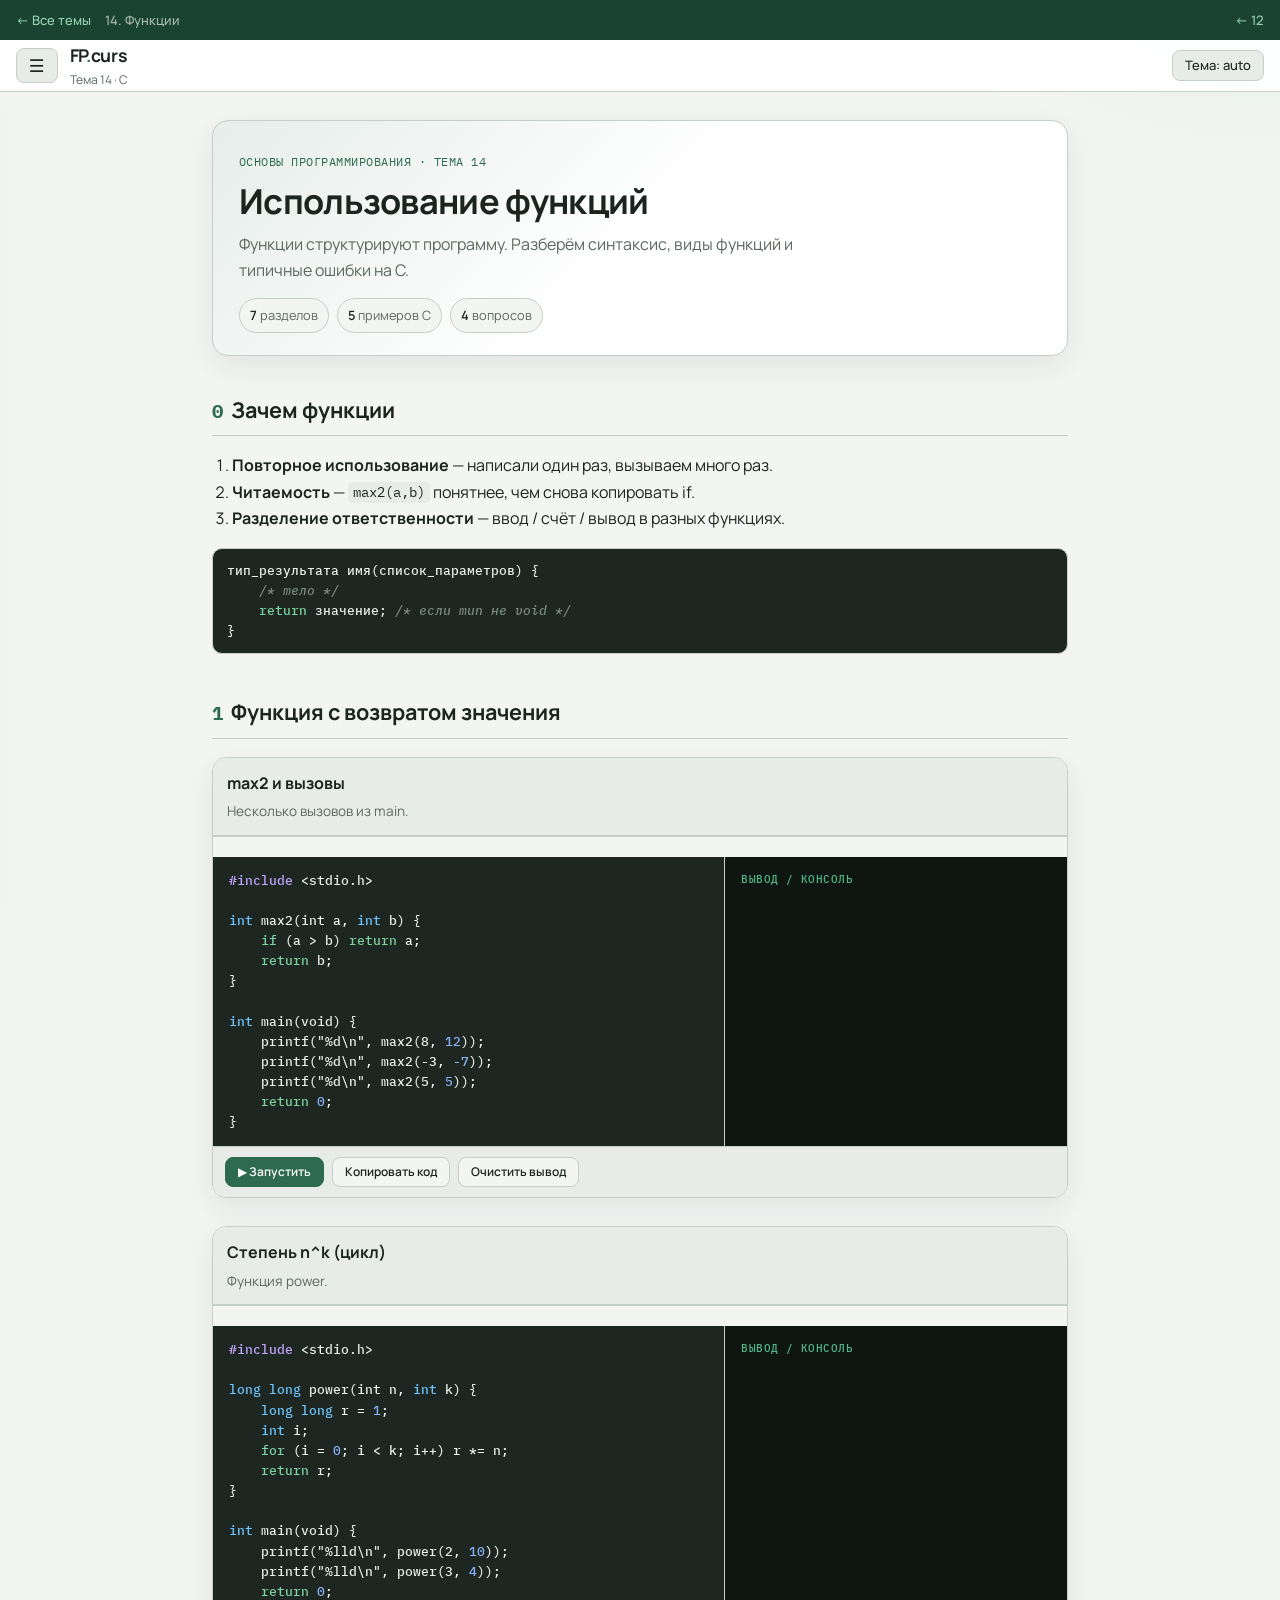
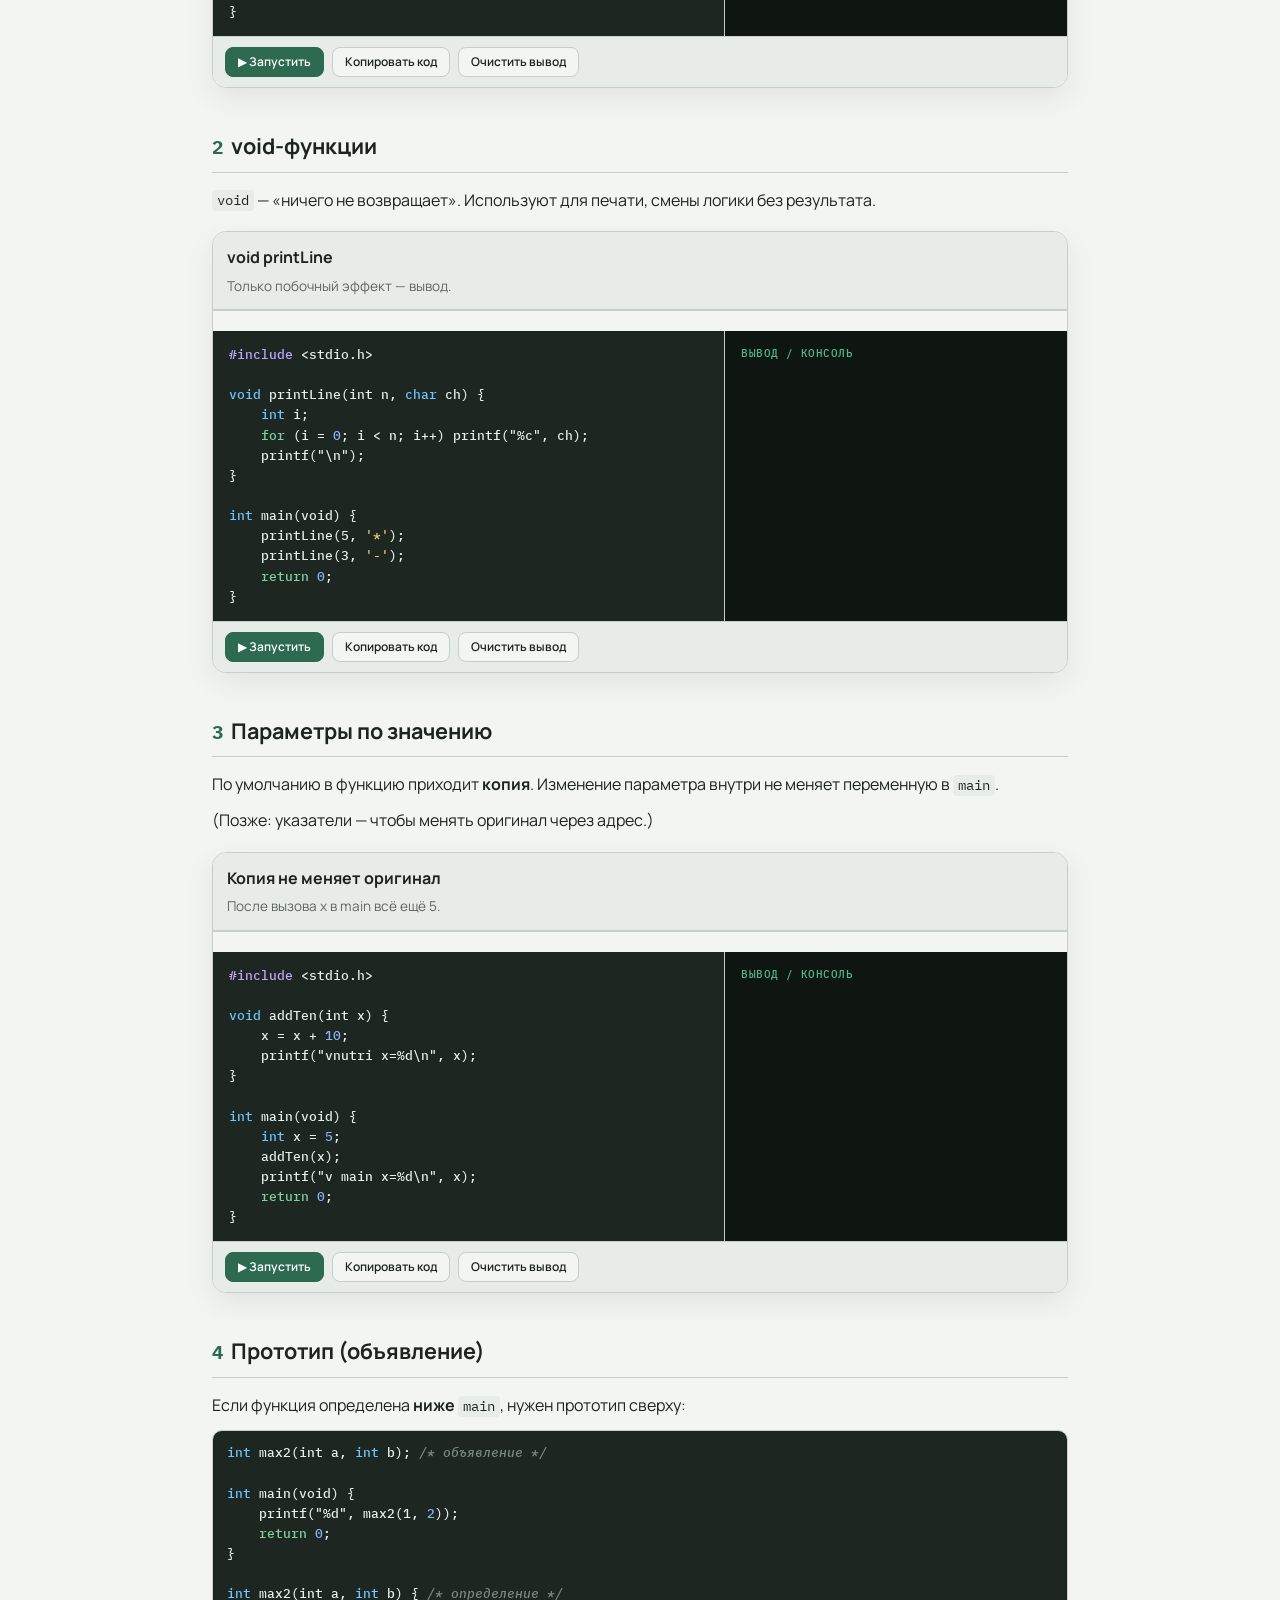
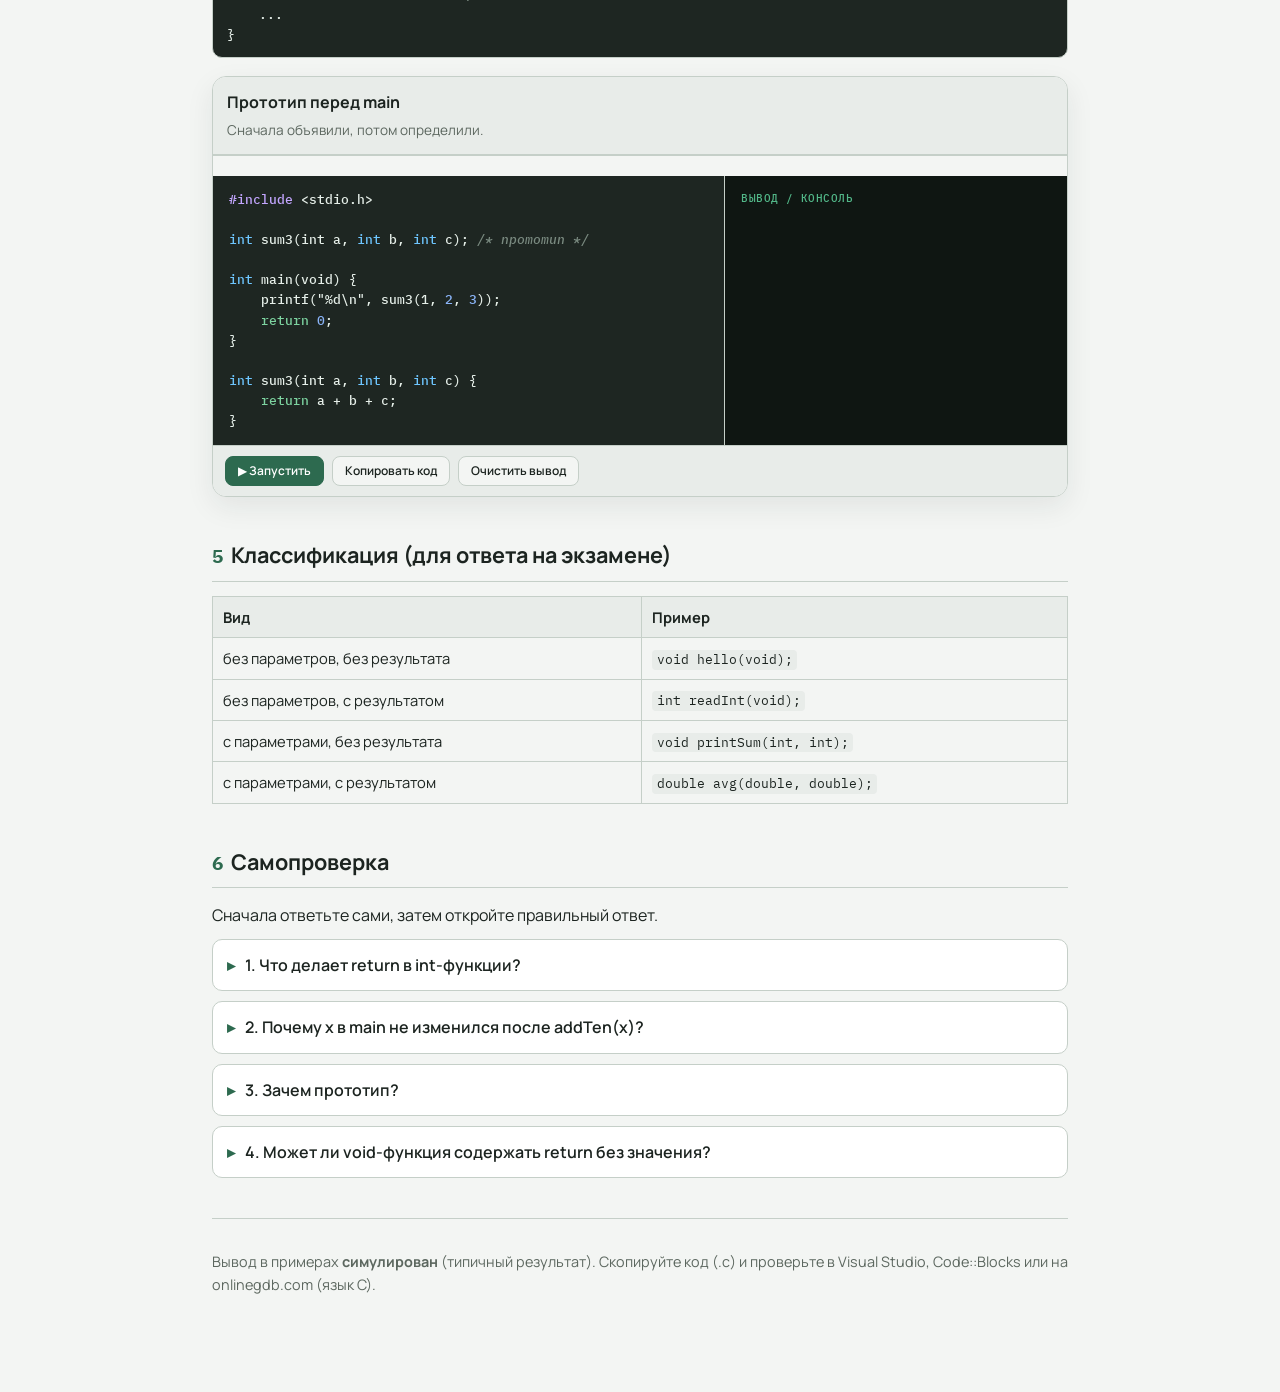
<file: teme/14-funkcii/index.html>
﻿<!DOCTYPE html>
<html lang="ru">
<head>
    <meta charset="UTF-8">
    <meta name="viewport" content="width=device-width, initial-scale=1">
    <title>Использование функций — FP.curs</title>
    <meta name="description" content="Объявление, определение, параметры, return, прототипы, область видимости.">
    <link rel="preconnect" href="https://fonts.googleapis.com">
    <link rel="preconnect" href="https://fonts.gstatic.com" crossorigin>
    <link rel="stylesheet" href="https://fonts.googleapis.com/css2?family=IBM+Plex+Mono:wght@400;500;600&family=Manrope:wght@400;500;600;700;800&display=swap">
    <link rel="stylesheet" href="../../assets/lesson.css">
    <link rel="stylesheet" href="../../assets/course-nav.css">
</head>
<body>
    <header class="topbar">
        <button class="icon-btn menu-btn" id="menu" type="button" aria-label="Список тем курса" aria-expanded="false">☰</button>
        <a class="brand" href="../../index.html">
            <span class="brand-mark">FP<span>.</span>curs</span>
            <span class="brand-sub">Тема 14 · C</span>
        </a>
        <div class="topbar-actions">
            <button class="icon-btn" id="theme" type="button">Тема: auto</button>
        </div>
        <span class="progress" aria-hidden="true"></span>
    </header>
    <button type="button" class="nav-backdrop" id="nav-backdrop" aria-label="Закрыть меню" aria-hidden="true"></button>
    <div class="layout">
        <aside class="sidebar" id="sidebar" aria-label="Темы курса">
            <div class="search">
                <svg viewBox="0 0 16 16" fill="none" stroke="currentColor" stroke-width="1.6"><circle cx="7" cy="7" r="5"/><path d="m11 11 3.5 3.5"/></svg>
                <input id="search" type="search" placeholder="Поиск темы…" aria-label="Поиск темы">
            </div>
            <ol class="toc" id="toc"></ol>
            <p class="toc-empty" id="toc-empty" hidden>Ничего не найдено.</p>
        </aside>
        <main class="content" id="top">
            <div class="hero">
                <span class="kicker">Основы программирования · тема 14</span>
                <h1>Использование функций</h1>
                <p>Функции структурируют программу. Разберём синтаксис, виды функций и типичные ошибки на C.</p>
                <div class="hero-stats">
                    <span class="chip"><b id="stat-sections">0</b> разделов</span>
                    <span class="chip"><b id="stat-demos">0</b> примеров C</span>
                    <span class="chip"><b id="stat-qa">0</b> вопросов</span>
                </div>
            </div>
<section class="lesson" id="s0" data-num="0" data-title="Зачем функции">
<script type="text/markdown">
1. **Повторное использование** — написали один раз, вызываем много раз.
2. **Читаемость** — `max2(a,b)` понятнее, чем снова копировать if.
3. **Разделение ответственности** — ввод / счёт / вывод в разных функциях.

```c
тип_результата имя(список_параметров) {
    /* тело */
    return значение; /* если тип не void */
}
```
</script>
</section>

<section class="lesson" id="s1" data-num="1" data-title="Функция с возвратом значения">
<div class="cpp" data-title="max2 и вызовы" data-desc="Несколько вызовов из main.">
<script type="text/cpp">
#include <stdio.h>

int max2(int a, int b) {
    if (a > b) return a;
    return b;
}

int main(void) {
    printf("%d\n", max2(8, 12));
    printf("%d\n", max2(-3, -7));
    printf("%d\n", max2(5, 5));
    return 0;
}
</script>
<script type="application/json">{"stdout": "12\n-3\n5"}</script>
</div>

<div class="cpp" data-title="Степень n^k (цикл)" data-desc="Функция power.">
<script type="text/cpp">
#include <stdio.h>

long long power(int n, int k) {
    long long r = 1;
    int i;
    for (i = 0; i < k; i++) r *= n;
    return r;
}

int main(void) {
    printf("%lld\n", power(2, 10));
    printf("%lld\n", power(3, 4));
    return 0;
}
</script>
<script type="application/json">{"stdout": "1024\n81"}</script>
</div>
</section>

<section class="lesson" id="s2" data-num="2" data-title="void-функции">
<script type="text/markdown">
`void` — «ничего не возвращает». Используют для печати, смены логики без результата.
</script>

<div class="cpp" data-title="void printLine" data-desc="Только побочный эффект — вывод.">
<script type="text/cpp">
#include <stdio.h>

void printLine(int n, char ch) {
    int i;
    for (i = 0; i < n; i++) printf("%c", ch);
    printf("\n");
}

int main(void) {
    printLine(5, '*');
    printLine(3, '-');
    return 0;
}
</script>
<script type="application/json">{"stdout": "*****\n---"}</script>
</div>
</section>

<section class="lesson" id="s3" data-num="3" data-title="Параметры по значению">
<script type="text/markdown">
По умолчанию в функцию приходит **копия**. Изменение параметра внутри не меняет переменную в `main`.

(Позже: указатели — чтобы менять оригинал через адрес.)
</script>

<div class="cpp" data-title="Копия не меняет оригинал" data-desc="После вызова x в main всё ещё 5.">
<script type="text/cpp">
#include <stdio.h>

void addTen(int x) {
    x = x + 10;
    printf("vnutri x=%d\n", x);
}

int main(void) {
    int x = 5;
    addTen(x);
    printf("v main x=%d\n", x);
    return 0;
}
</script>
<script type="application/json">{"stdout": "vnutri x=15\nv main x=5"}</script>
</div>
</section>

<section class="lesson" id="s4" data-num="4" data-title="Прототип (объявление)">
<script type="text/markdown">
Если функция определена **ниже** `main`, нужен прототип сверху:

```c
int max2(int a, int b); /* объявление */

int main(void) {
    printf("%d", max2(1, 2));
    return 0;
}

int max2(int a, int b) { /* определение */
    ...
}
```
</script>

<div class="cpp" data-title="Прототип перед main" data-desc="Сначала объявили, потом определили.">
<script type="text/cpp">
#include <stdio.h>

int sum3(int a, int b, int c); /* прототип */

int main(void) {
    printf("%d\n", sum3(1, 2, 3));
    return 0;
}

int sum3(int a, int b, int c) {
    return a + b + c;
}
</script>
<script type="application/json">{"stdout": "6"}</script>
</div>
</section>

<section class="lesson" id="s5" data-num="5" data-title="Классификация (для ответа на экзамене)">
<script type="text/markdown">
| Вид | Пример |
|---|---|
| без параметров, без результата | `void hello(void);` |
| без параметров, с результатом | `int readInt(void);` |
| с параметрами, без результата | `void printSum(int, int);` |
| с параметрами, с результатом | `double avg(double, double);` |
</script>
</section>

<section class="lesson" id="s6" data-num="6" data-title="Самопроверка">
<script type="text/markdown">
Сначала ответьте сами, затем откройте правильный ответ.
</script>
<details class="qa"><summary>1. Что делает return в int-функции?</summary><div class="qa-a">Завершает функцию и передаёт значение вызывающему коду.</div></details>
<details class="qa"><summary>2. Почему x в main не изменился после addTen(x)?</summary><div class="qa-a">Параметр передан по значению — изменилась копия.</div></details>
<details class="qa"><summary>3. Зачем прототип?</summary><div class="qa-a">Чтобы компилятор знал функцию до её полного определения.</div></details>
<details class="qa"><summary>4. Может ли void-функция содержать return без значения?</summary><div class="qa-a">Да, <code>return;</code> просто завершает функцию.</div></details>
</section>

            <footer class="page-foot">
                <p>Вывод в примерах <strong>симулирован</strong> (типичный результат). Скопируйте код (.c) и проверьте в Visual Studio, Code::Blocks или на onlinegdb.com (язык C).</p>
            </footer>
        </main>
    </div>
    <button class="icon-btn to-top" type="button" aria-label="Наверх">↑</button>
    <script src="../../assets/lesson.js"></script>
    <script src="../../assets/course-nav.js"></script>
</body>
</html>
</file>
<file: assets/hub.css>
:root {
    --paper: #eef1ef;
    --paper-2: #e4e9e5;
    --card: #ffffff;
    --ink: #1c2420;
    --ink-2: #4a554e;
    --ink-3: #6f7a73;
    --line: #c9d2cb;
    --accent: #2d6a4f;
    --accent-2: #1b4332;
    --accent-soft: #d8f3dc;
    --hot: #40916c;
    --soon: #6b736c;
    --soon-soft: #e6ebe7;
    --shadow: 0 1px 2px rgba(28, 36, 32, .06), 0 8px 28px rgba(45, 106, 79, .08);
    --radius: 12px;
    --font-body: "Manrope", system-ui, sans-serif;
    --font-head: "Manrope", system-ui, sans-serif;
    --font-mono: "IBM Plex Mono", ui-monospace, monospace;
    color-scheme: light;
}
*, *::before, *::after { box-sizing: border-box; }
html { scroll-behavior: smooth; scroll-padding-top: 72px; }
body {
    margin: 0;
    font: 16px/1.65 var(--font-body);
    color: var(--ink);
    background:
        radial-gradient(800px 360px at 0% -10%, rgba(45, 106, 79, 0.1), transparent 55%),
        radial-gradient(600px 300px at 100% 0%, rgba(64, 145, 108, 0.08), transparent 50%),
        var(--paper);
    -webkit-font-smoothing: antialiased;
}
a { color: var(--accent); text-underline-offset: 3px; }
a:hover { color: var(--accent-2); }
:focus-visible { outline: 2px solid var(--accent); outline-offset: 2px; }

.hub-top {
    position: sticky; top: 0; z-index: 20;
    display: flex; align-items: center; justify-content: space-between; gap: 16px;
    padding: 14px 28px;
    background: color-mix(in srgb, var(--paper) 88%, transparent);
    backdrop-filter: blur(10px);
    border-bottom: 1px solid var(--line);
}
.hub-brand { display: flex; align-items: baseline; gap: 12px; text-decoration: none; color: var(--ink); }
.mark { font: 700 1.1rem/1 var(--font-head); letter-spacing: -.02em; }
.mark span { color: var(--accent); }
.hub-brand .sub { font-size: .82rem; color: var(--ink-3); white-space: nowrap; line-height: 1.35; }
.hub-nav { display: flex; gap: 18px; }
.hub-nav a { color: var(--ink-2); text-decoration: none; font-weight: 500; font-size: .95rem; }
.hub-nav a:hover { color: var(--accent); }

main { width: min(980px, calc(100% - 40px)); margin: 0 auto; padding: 0 0 80px; }
.hub-hero { padding: 56px 0 40px; border-bottom: 1px solid var(--line); }
.kicker {
    margin: 0 0 12px;
    font: 600 .78rem/1 var(--font-mono);
    letter-spacing: .1em; text-transform: uppercase; color: var(--accent);
}
.hub-hero h1 {
    margin: 0 0 16px;
    font: 700 clamp(2.1rem, 4.5vw + 1rem, 3.2rem)/1.1 var(--font-head);
    letter-spacing: -.02em;
}
.lede { margin: 0; max-width: 58ch; font-size: 1.08rem; color: var(--ink-2); }
.hub-byline { margin: 18px 0 0; font-size: .95rem; color: var(--ink-3); }
.hub-byline strong { color: var(--ink-2); font-weight: 600; }

.hub-section { padding: 48px 0 8px; }
.sec-head { max-width: 56ch; margin-bottom: 22px; }
.sec-head h2 { margin: 0 0 8px; font: 700 1.85rem/1.15 var(--font-head); }
.sec-head p { margin: 0; color: var(--ink-2); }

.theme-list { list-style: none; margin: 0; padding: 0; display: flex; flex-direction: column; gap: 12px; }
.theme-card {
    display: grid; grid-template-columns: auto 1fr auto; gap: 16px 20px; align-items: center;
    padding: 18px 20px; border-radius: var(--radius); border: 1px solid var(--line);
    background: var(--card); box-shadow: var(--shadow);
}
.theme-card.ready:hover {
    border-color: color-mix(in srgb, var(--accent) 45%, var(--line));
    background: color-mix(in srgb, var(--accent-soft) 55%, var(--card));
}
.theme-card.soon { background: color-mix(in srgb, var(--card) 70%, var(--paper-2)); }
.theme-num { font: 600 1.05rem/1 var(--font-mono); color: var(--accent); min-width: 2.2ch; }
.theme-card.soon .theme-num { color: var(--soon); }
.theme-body h3 { margin: 0 0 4px; font: 600 1.05rem/1.3 var(--font-body); }
.theme-body p { margin: 0; color: var(--ink-2); font-size: .95rem; }
.theme-actions { display: flex; flex-direction: column; align-items: flex-end; gap: 6px; }
.badge {
    display: inline-flex; padding: 3px 9px; border-radius: 999px;
    font: 600 .72rem/1.4 var(--font-mono); letter-spacing: .04em; text-transform: uppercase;
}
.badge.ready { color: var(--accent-2); background: var(--accent-soft); }
.badge.soon { color: var(--soon); background: var(--soon-soft); }
.btn {
    display: inline-flex; align-items: center; justify-content: center;
    padding: 9px 14px; border-radius: 9px; border: 1px solid transparent;
    background: var(--accent); color: #fff; font-weight: 600; text-decoration: none; white-space: nowrap;
}
.btn:hover { background: var(--accent-2); color: #fff; }
.btn.ghost {
    background: transparent; color: var(--ink-3); border-color: var(--line);
    cursor: default; pointer-events: none;
}
.how-list { margin: 0; padding: 0; list-style: none; display: grid; gap: 12px; }
.how-list li {
    padding: 14px 16px; background: var(--card); border-radius: 0 10px 10px 0;
    border: 1px solid var(--line); border-left-width: 3px; border-left-color: var(--accent); color: var(--ink-2);
}
.how-list strong { color: var(--ink); }
.hub-foot { border-top: 1px solid var(--line); padding: 22px 28px 40px; color: var(--ink-3); font-size: .9rem; }
.hub-foot p { margin: 0 0 6px; max-width: 70ch; }
.hub-author { color: var(--ink-2); }
.hub-author strong { color: var(--ink); font-weight: 600; }

@media (max-width: 720px) {
    .hub-top { padding: 12px 16px; }
    .hub-brand .sub { display: none; }
    main { width: min(100% - 28px, 980px); }
    .theme-card { grid-template-columns: auto 1fr; }
    .theme-actions {
        grid-column: 1 / -1; flex-direction: row; justify-content: space-between; align-items: center;
    }
}
</file>
<file: assets/lesson.css>
:root {
    --bg: #f3f5f3;
    --bg-elev: #ffffff;
    --bg-soft: #e8ece9;
    --line: #c5cfc8;
    --text: #1c2420;
    --muted: #5c675f;
    --accent: #2d6a4f;
    --accent-2: #40916c;
    --green: #52b788;
    --red: #c1121f;
    --code-bg: #1e2622;
    --code-fg: #e6efe9;
    --focus: #74c69d;
    --radius: 10px;
    --font: "Manrope", system-ui, sans-serif;
    --mono: "IBM Plex Mono", ui-monospace, monospace;
    --topbar-h: 52px;
    --drawer-w: min(300px, 88vw);
    --shadow: 0 10px 28px rgba(28, 36, 32, 0.08);
}
@media (prefers-color-scheme: dark) {
    :root:not([data-theme="light"]) {
        --bg: #121614; --bg-elev: #1a211d; --bg-soft: #242c27; --line: #334038;
        --text: #e6efe9; --muted: #9aab9f; --shadow: 0 12px 36px rgba(0,0,0,.35);
        --code-bg: #0e1310;
    }
}
:root[data-theme="dark"] {
    --bg: #121614; --bg-elev: #1a211d; --bg-soft: #242c27; --line: #334038;
    --text: #e6efe9; --muted: #9aab9f; --shadow: 0 12px 36px rgba(0,0,0,.35);
    --code-bg: #0e1310;
}
:root[data-theme="light"] {
    --bg: #f3f5f3; --bg-elev: #ffffff; --bg-soft: #e8ece9; --line: #c5cfc8;
    --text: #1c2420; --muted: #5c675f;
}

*, *::before, *::after { box-sizing: border-box; }
html { scroll-behavior: smooth; }
body {
    margin: 0;
    font: 400 16px/1.65 var(--font);
    color: var(--text);
    background:
        radial-gradient(900px 400px at 8% -10%, rgba(45, 106, 79, 0.12), transparent 55%),
        radial-gradient(700px 360px at 100% 0%, rgba(82, 183, 136, 0.08), transparent 50%),
        var(--bg);
    min-height: 100vh;
}
a { color: var(--accent-2); }
:focus-visible { outline: 2px solid var(--focus); outline-offset: 2px; }

.topbar {
    position: sticky; top: 0; z-index: 50;
    display: flex; align-items: center; gap: 12px;
    height: var(--topbar-h); padding: 0 16px;
    background: color-mix(in srgb, var(--bg-elev) 90%, transparent);
    backdrop-filter: blur(10px);
    border-bottom: 1px solid var(--line);
}
.brand { display: flex; flex-direction: column; text-decoration: none; color: inherit; min-width: 0; }
.brand-mark { font-weight: 700; font-size: 1.1rem; letter-spacing: -.02em; }
.brand-mark span { color: var(--accent); }
.brand-sub { font-size: .75rem; color: var(--muted); }
.topbar-actions { margin-left: auto; display: flex; gap: 8px; }
.icon-btn {
    font: 500 13px/1 var(--font); padding: 8px 12px; border-radius: 8px;
    border: 1px solid var(--line); background: var(--bg-soft); color: var(--text); cursor: pointer;
}
.icon-btn:hover { border-color: var(--accent); }
.menu-btn { display: inline-flex; align-items: center; justify-content: center; min-width: 40px; font-size: 1.1rem; }
.progress {
    position: absolute; left: 0; bottom: 0; height: 2px; width: 0;
    background: linear-gradient(90deg, var(--accent), var(--green));
}

.layout { position: relative; z-index: 1; max-width: 900px; margin: 0 auto; }
.sidebar {
    position: fixed; top: var(--topbar-h); left: 0; bottom: 0; width: var(--drawer-w);
    z-index: 45; overflow: auto; padding: 16px 12px 40px;
    border-right: 1px solid var(--line); background: var(--bg-elev); box-shadow: var(--shadow);
    transform: translateX(-105%); transition: transform .25s ease;
}
.sidebar.open { transform: translateX(0); }
.nav-backdrop {
    display: none !important;
}
.search {
    display: flex; align-items: center; gap: 8px; padding: 8px 10px; margin-bottom: 12px;
    border: 1px solid var(--line); border-radius: 8px; background: var(--bg);
}
.search svg { width: 16px; height: 16px; color: var(--muted); flex: 0 0 auto; }
.search input { border: 0; outline: none; background: transparent; color: var(--text); font: inherit; width: 100%; }
.toc { list-style: none; margin: 0; padding: 0; }
.toc a {
    display: block; padding: 7px 10px; border-radius: 7px; color: var(--muted);
    text-decoration: none; font-size: .9rem;
}
.toc a:hover, .toc a.active { background: var(--bg-soft); color: var(--text); }
.toc a.active { font-weight: 700; border-left: 3px solid var(--accent); padding-left: 7px; }
.toc-muted { display: block; padding: 7px 10px; color: var(--muted); font-size: .9rem; opacity: .7; }
.toc-hub { margin: 14px 4px 0; font-size: .88rem; }
.toc-hub a { color: var(--accent); text-decoration: none; }
.toc-hub a:hover { text-decoration: underline; }
.toc-empty { color: var(--muted); font-size: .85rem; padding: 8px; }

.content { padding: 28px 22px 80px; }
.hero {
    margin-bottom: 36px; padding: 26px 26px 22px; border: 1px solid var(--line); border-radius: 16px;
    background: linear-gradient(135deg, color-mix(in srgb, var(--accent) 12%, transparent), transparent 50%), var(--bg-elev);
    box-shadow: var(--shadow);
}
.kicker {
    display: inline-block; font-family: var(--mono); font-size: .78rem; color: var(--accent);
    letter-spacing: .04em; text-transform: uppercase; margin-bottom: 8px;
}
.hero h1 { font-size: clamp(1.55rem, 2.8vw, 2.15rem); line-height: 1.2; letter-spacing: -.02em; margin: 0 0 10px; }
.hero > p { margin: 0 0 14px; color: var(--muted); max-width: 58ch; }
.hero-stats { display: flex; flex-wrap: wrap; gap: 8px; }
.chip {
    font-size: .8rem; padding: 6px 10px; border-radius: 999px; border: 1px solid var(--line);
    background: var(--bg); color: var(--muted);
}
.chip b { color: var(--text); font-weight: 600; }

.lesson { margin: 0 0 40px; scroll-margin-top: 72px; }
.lesson > h2 {
    font-size: 1.35rem; margin: 0 0 14px; padding-bottom: 8px; border-bottom: 1px solid var(--line);
}
.lesson > h2 .num { font-family: var(--mono); color: var(--accent); margin-right: 8px; font-size: .9em; }

.prose h3 { font-size: 1.1rem; margin: 1.4em 0 .5em; }
.prose h4 { font-size: 1rem; margin: 1.2em 0 .4em; color: var(--accent); }
.prose p, .prose li { color: var(--text); }
.prose p { margin: .6em 0; }
.prose ul, .prose ol { padding-left: 1.25em; }
.prose code {
    font-family: var(--mono); font-size: .88em; background: var(--bg-soft);
    padding: .1em .35em; border-radius: 4px;
}
.prose pre, .code-block {
    margin: 12px 0; padding: 12px 14px; border-radius: var(--radius);
    background: var(--code-bg); border: 1px solid var(--line); overflow: auto;
    font: 500 13px/1.55 var(--mono); color: var(--code-fg);
}
.table-wrap { overflow: auto; margin: 12px 0; }
.prose table { width: 100%; border-collapse: collapse; font-size: .92rem; }
.prose th, .prose td { border: 1px solid var(--line); padding: 8px 10px; text-align: left; vertical-align: top; }
.prose th { background: var(--bg-soft); }
.callout {
    margin: 14px 0; padding: 12px 14px; border-radius: var(--radius);
    border: 1px solid var(--line); border-left-width: 4px; background: var(--bg-elev);
}
.callout.tip { border-left-color: var(--green); }
.callout.warn { border-left-color: var(--red); }
.callout.info { border-left-color: var(--accent-2); }

.type-ladder {
    margin: 18px 0 24px; padding: 16px 16px 12px; border: 1px solid var(--line);
    border-radius: 14px; background:
        linear-gradient(180deg, color-mix(in srgb, var(--accent) 8%, transparent), transparent 42%),
        var(--bg-elev);
    box-shadow: var(--shadow);
}
.type-ladder > figcaption {
    font-size: .95rem; margin: 0 0 14px; color: var(--text);
}
.tl-ladder {
    display: flex; flex-direction: column; align-items: stretch; gap: 4px;
    max-width: 420px; margin: 0 auto 14px;
}
.tl-rung {
    display: flex; align-items: baseline; justify-content: space-between; gap: 10px;
    padding: 10px 14px; border-radius: 10px; border: 1px solid var(--line);
    background: var(--bg); font-family: var(--mono); font-size: .92rem;
}
.tl-rung.tl-wide {
    background: color-mix(in srgb, var(--accent) 18%, var(--bg));
    border-color: color-mix(in srgb, var(--accent) 45%, var(--line));
}
.tl-rung.tl-base {
    background: color-mix(in srgb, var(--green) 14%, var(--bg));
    border-color: color-mix(in srgb, var(--green) 40%, var(--line));
}
.tl-type { font-weight: 700; color: var(--accent); }
.tl-hint { font-family: var(--font); font-size: .78rem; color: var(--muted); text-align: right; }
.tl-arrow {
    text-align: center; font-family: var(--mono); font-size: .72rem;
    color: var(--muted); letter-spacing: .02em; padding: 2px 0;
}
.tl-fork { text-align: center; margin-top: 6px; }
.tl-up { font-family: var(--mono); font-size: .75rem; color: var(--accent-2); margin-bottom: 8px; }
.tl-smalls { display: flex; flex-wrap: wrap; justify-content: center; gap: 8px; margin-bottom: 8px; }
.tl-chip {
    display: inline-block; padding: 6px 12px; border-radius: 8px;
    border: 1px dashed var(--line); background: var(--bg-soft);
    font-family: var(--mono); font-size: .85rem; font-weight: 600; color: var(--text);
}
.tl-chip.tl-u {
    border-style: solid; border-color: color-mix(in srgb, var(--accent-2) 50%, var(--line));
}
.tl-side { margin-top: 12px; text-align: center; }
.tl-note { margin: 0; font-size: .82rem; color: var(--muted); max-width: 46ch; margin-inline: auto; }
.tl-rule {
    margin: 8px 0 14px; padding: 10px 12px; border-radius: 8px;
    background: var(--bg-soft); border: 1px solid var(--line); font-size: .9rem;
}
.tl-matrix { font-size: .82rem; }
.tl-matrix caption {
    caption-side: top; text-align: left; font-weight: 600; margin-bottom: 8px; font-size: .9rem;
}
.tl-matrix th, .tl-matrix td { text-align: center; white-space: nowrap; }
.tl-matrix th:first-child, .tl-matrix tbody th { text-align: left; font-family: var(--mono); }
.tl-matrix td { font-family: var(--mono); font-size: .78rem; color: var(--muted); }
.tl-foot { margin: 10px 0 0; font-size: .8rem; color: var(--muted); }

.cpp {
    margin: 18px 0 28px; border: 1px solid var(--line); border-radius: 14px;
    background: var(--bg-elev); overflow: hidden; box-shadow: var(--shadow);
}
.cpp-head { padding: 12px 14px; border-bottom: 1px solid var(--line); background: var(--bg-soft); }
.cpp-head h3 { margin: 0; font-size: 1rem; }
.cpp-head p { margin: 4px 0 0; font-size: .85rem; color: var(--muted); }
.cpp-grid {
    display: grid; grid-template-columns: 1.2fr 0.8fr;
}
@media (max-width: 720px) { .cpp-grid { grid-template-columns: 1fr; } }
.cpp-code, .cpp-out {
    margin: 0; padding: 14px 16px; min-height: 120px;
    font: 500 13px/1.55 var(--mono); white-space: pre-wrap; word-break: break-word;
}
.cpp-code { background: var(--code-bg); color: var(--code-fg); border-right: 1px solid var(--line); }
.cpp-out { background: #0f1612; color: #b7cfc0; }
.cpp-out::before {
    content: "вывод / консоль";
    display: block; margin-bottom: 8px; color: var(--green);
    font-size: 11px; letter-spacing: .04em; text-transform: uppercase;
}
.cpp-actions {
    display: flex; flex-wrap: wrap; gap: 8px; padding: 10px 12px;
    border-top: 1px solid var(--line); background: var(--bg-soft);
}
.cpp-actions button {
    font: 600 12px/1 var(--font); padding: 8px 12px; border-radius: 8px;
    border: 1px solid var(--line); background: var(--bg); color: var(--text); cursor: pointer;
}
.cpp-actions button.primary { background: var(--accent); border-color: var(--accent); color: #fff; }
.cpp-knobs {
    display: flex; flex-wrap: wrap; gap: 10px; padding: 10px 12px;
    border-top: 1px solid var(--line); background: var(--bg);
}
.cpp-knobs label { font-size: .82rem; color: var(--muted); display: flex; flex-direction: column; gap: 4px; }
.cpp-knobs select, .cpp-knobs input {
    font: 500 13px var(--mono); padding: 6px 8px; border-radius: 6px;
    border: 1px solid var(--line); background: var(--bg-elev); color: var(--text);
}

.qa {
    margin: 10px 0; border: 1px solid var(--line); border-radius: 10px;
    background: var(--bg-elev); overflow: hidden;
}
.qa summary { cursor: pointer; padding: 12px 14px; font-weight: 600; list-style: none; }
.qa summary::-webkit-details-marker { display: none; }
.qa summary::before { content: "▸ "; color: var(--accent); font-family: var(--mono); }
.qa[open] summary::before { content: "▾ "; }
.qa-a { padding: 0 14px 14px; color: var(--muted); border-top: 1px solid var(--line); padding-top: 12px; }
.qa-a code { font-family: var(--mono); font-size: .88em; }

.page-foot { margin-top: 40px; padding-top: 16px; border-top: 1px solid var(--line); color: var(--muted); font-size: .9rem; }
.to-top { position: fixed; right: 16px; bottom: 16px; z-index: 30; display: none; }
.to-top.show { display: inline-flex; }

.t-kw { color: #7dd3a0; }
.t-str { color: #f0c674; }
.t-num { color: #8ab4f8; }
.t-com { color: #7a8a80; font-style: italic; }
.t-pp { color: #c3a6ff; }
.t-type { color: #6ec6ff; }

@media (prefers-reduced-motion: reduce) {
    *, *::before, *::after { animation: none !important; transition: none !important; scroll-behavior: auto !important; }
}
</file>
<file: assets/course-nav.css>
.course-strip {
    position: sticky; top: 0; z-index: 60;
    display: flex; flex-wrap: wrap; align-items: center; gap: 8px 14px;
    min-height: 40px; padding: 6px 16px;
    background: #1b4332; color: #e6efe9;
    font: 500 13px/1.3 "Manrope", system-ui, sans-serif;
}
.course-strip a { color: #95d5b2; text-decoration: none; }
.course-strip a:hover { color: #fff; text-decoration: underline; text-underline-offset: 2px; }
.course-strip .cs-here {
    color: #a8bdb0; max-width: min(42ch, 100%);
    white-space: nowrap; overflow: hidden; text-overflow: ellipsis;
}
.course-strip .cs-nav { margin-left: auto; display: flex; flex-wrap: wrap; gap: 10px; align-items: center; }
.course-strip .cs-muted { color: #6d7f74; cursor: default; }
body:has(.course-strip) .topbar { top: 40px; }
body:has(.course-strip) .sidebar {
    top: calc(var(--topbar-h, 52px) + 40px);
    height: calc(100vh - var(--topbar-h, 52px) - 40px);
}
body:has(.course-strip) .lesson { scroll-margin-top: 112px; }
@media (max-width: 720px) { .course-strip .cs-here { display: none; } }
</file>
